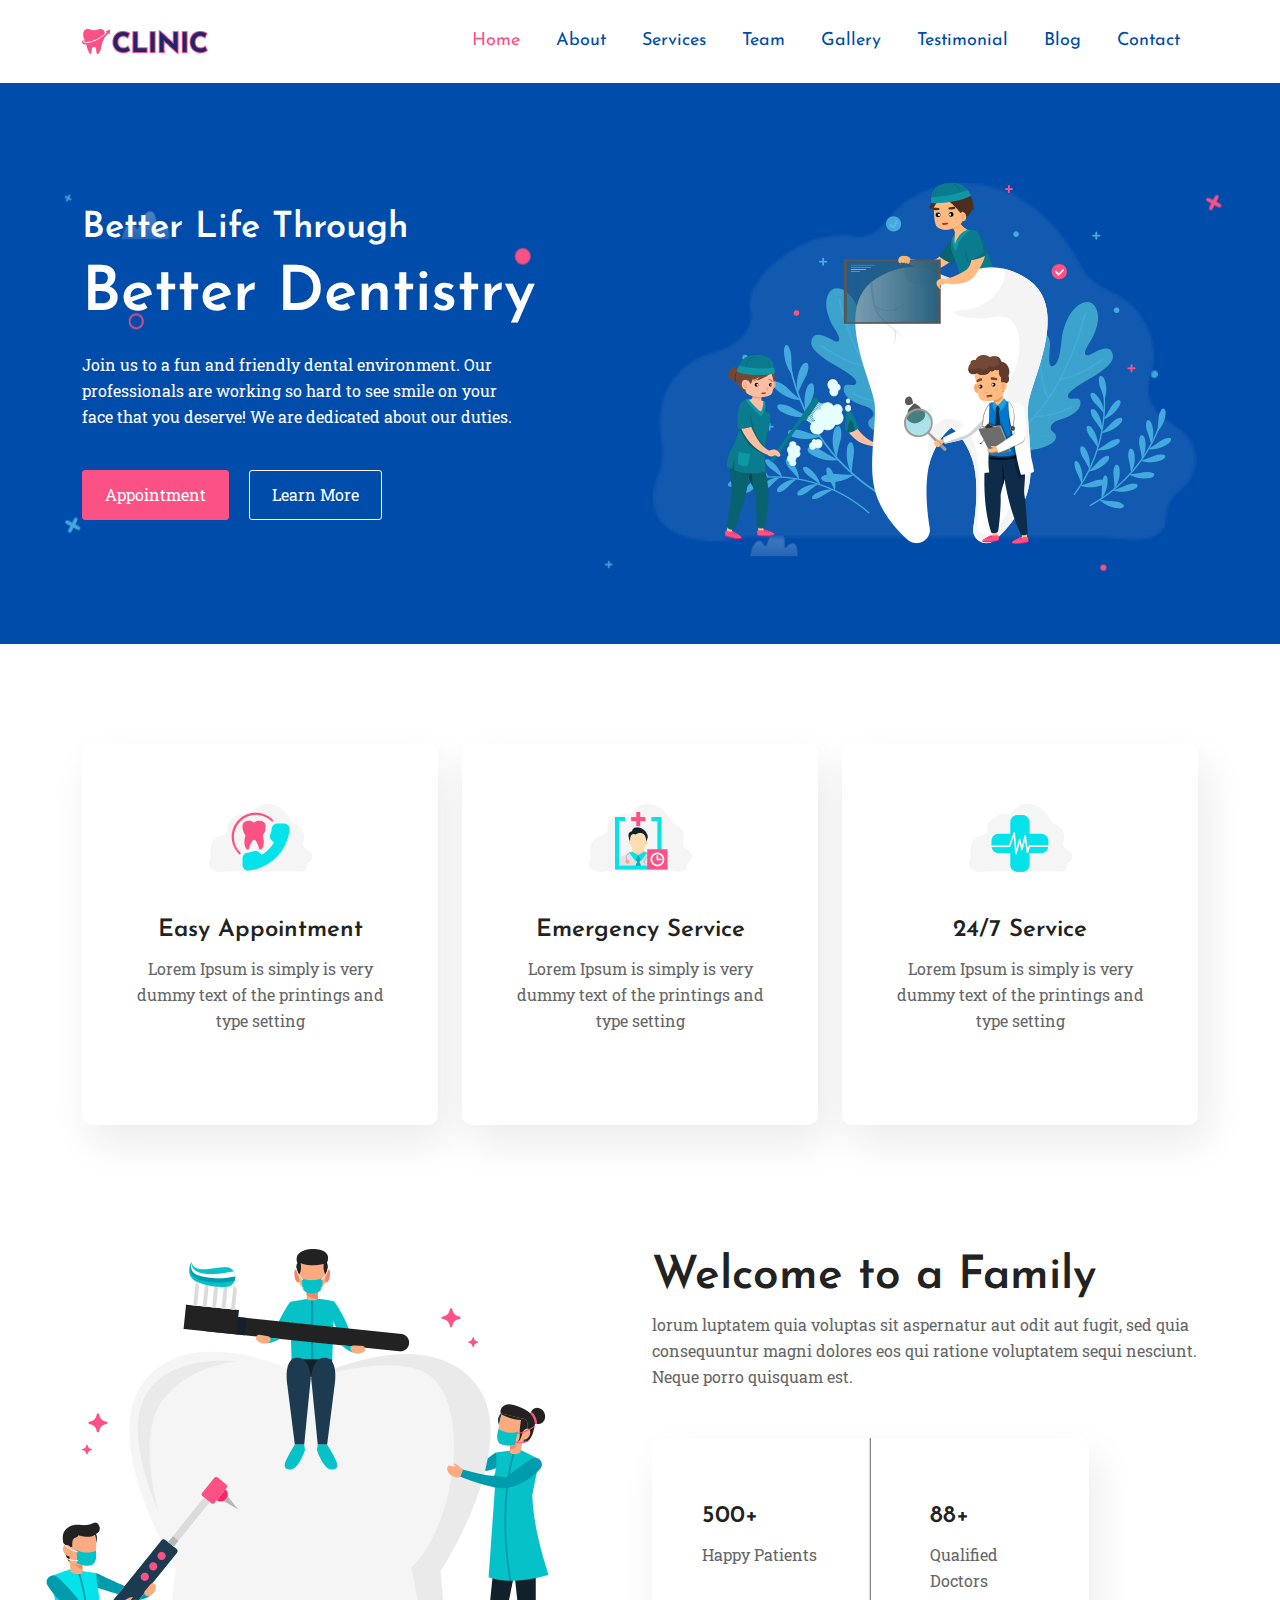
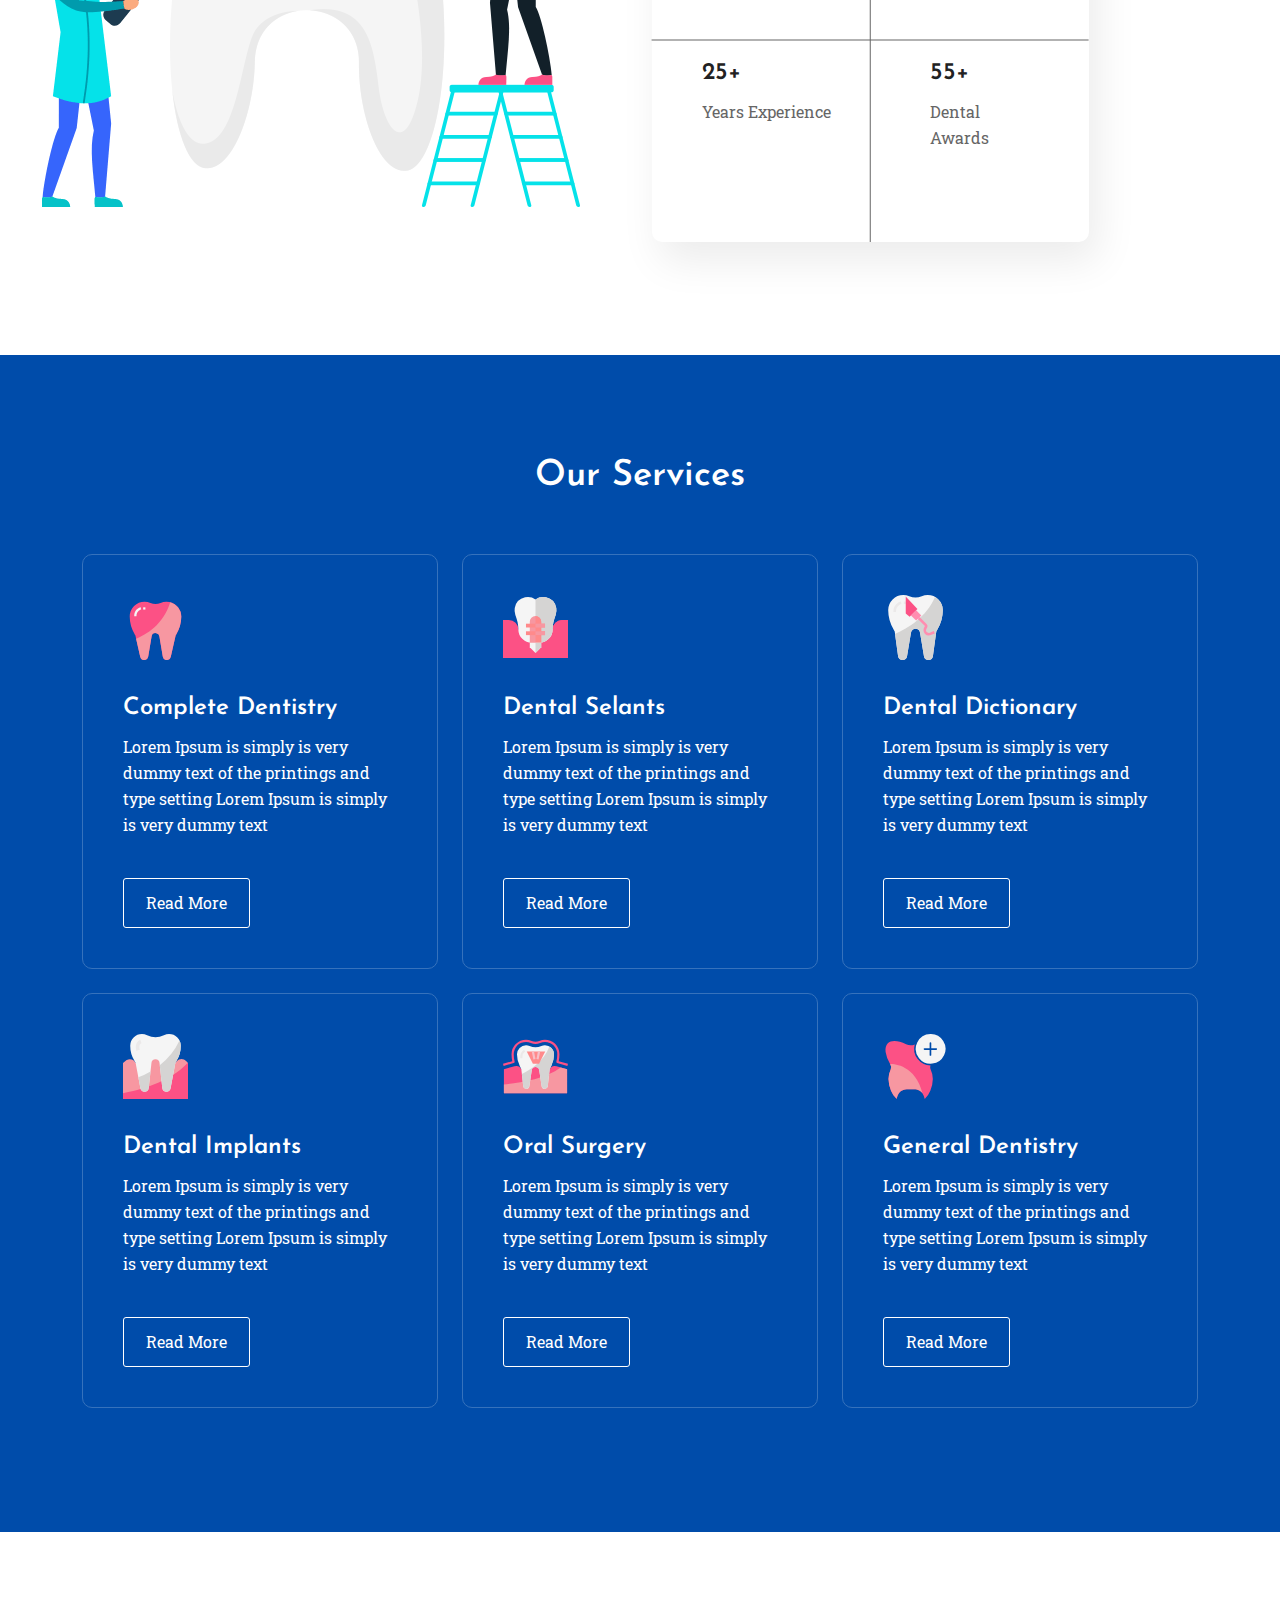
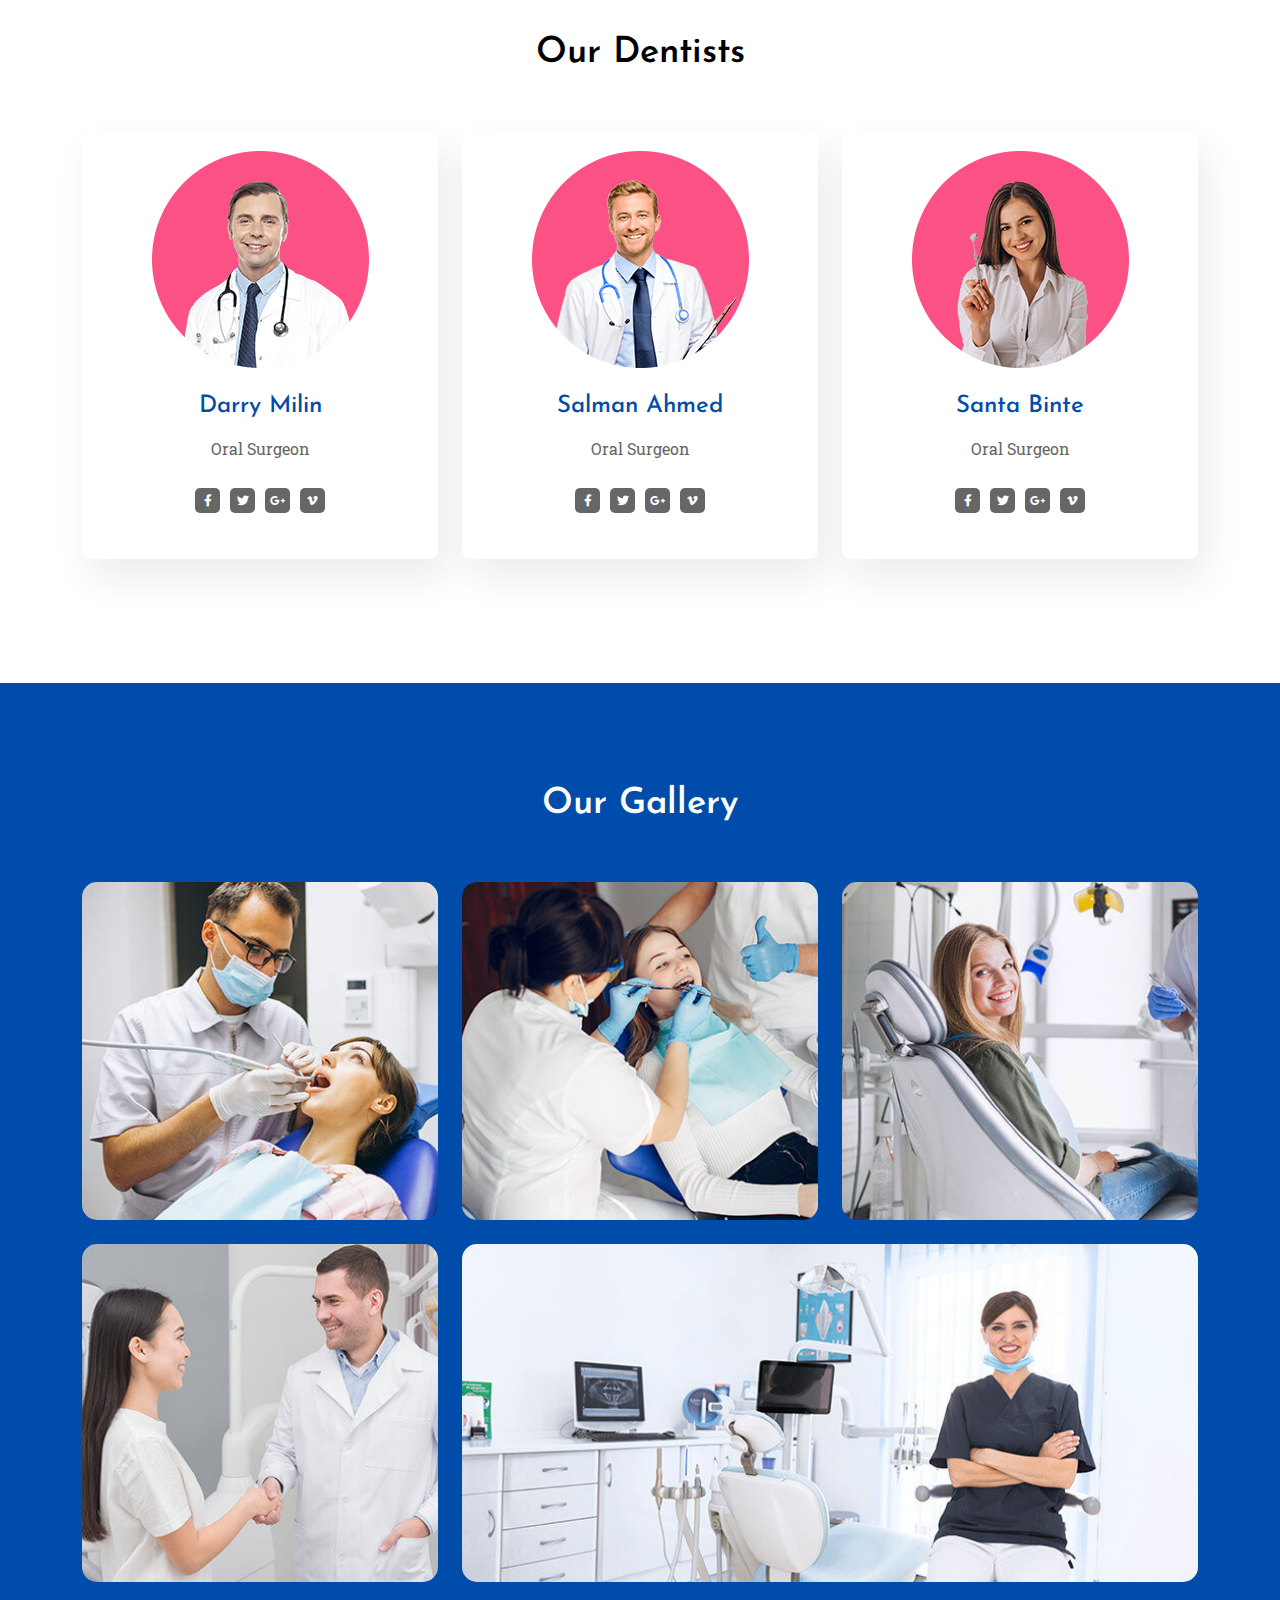
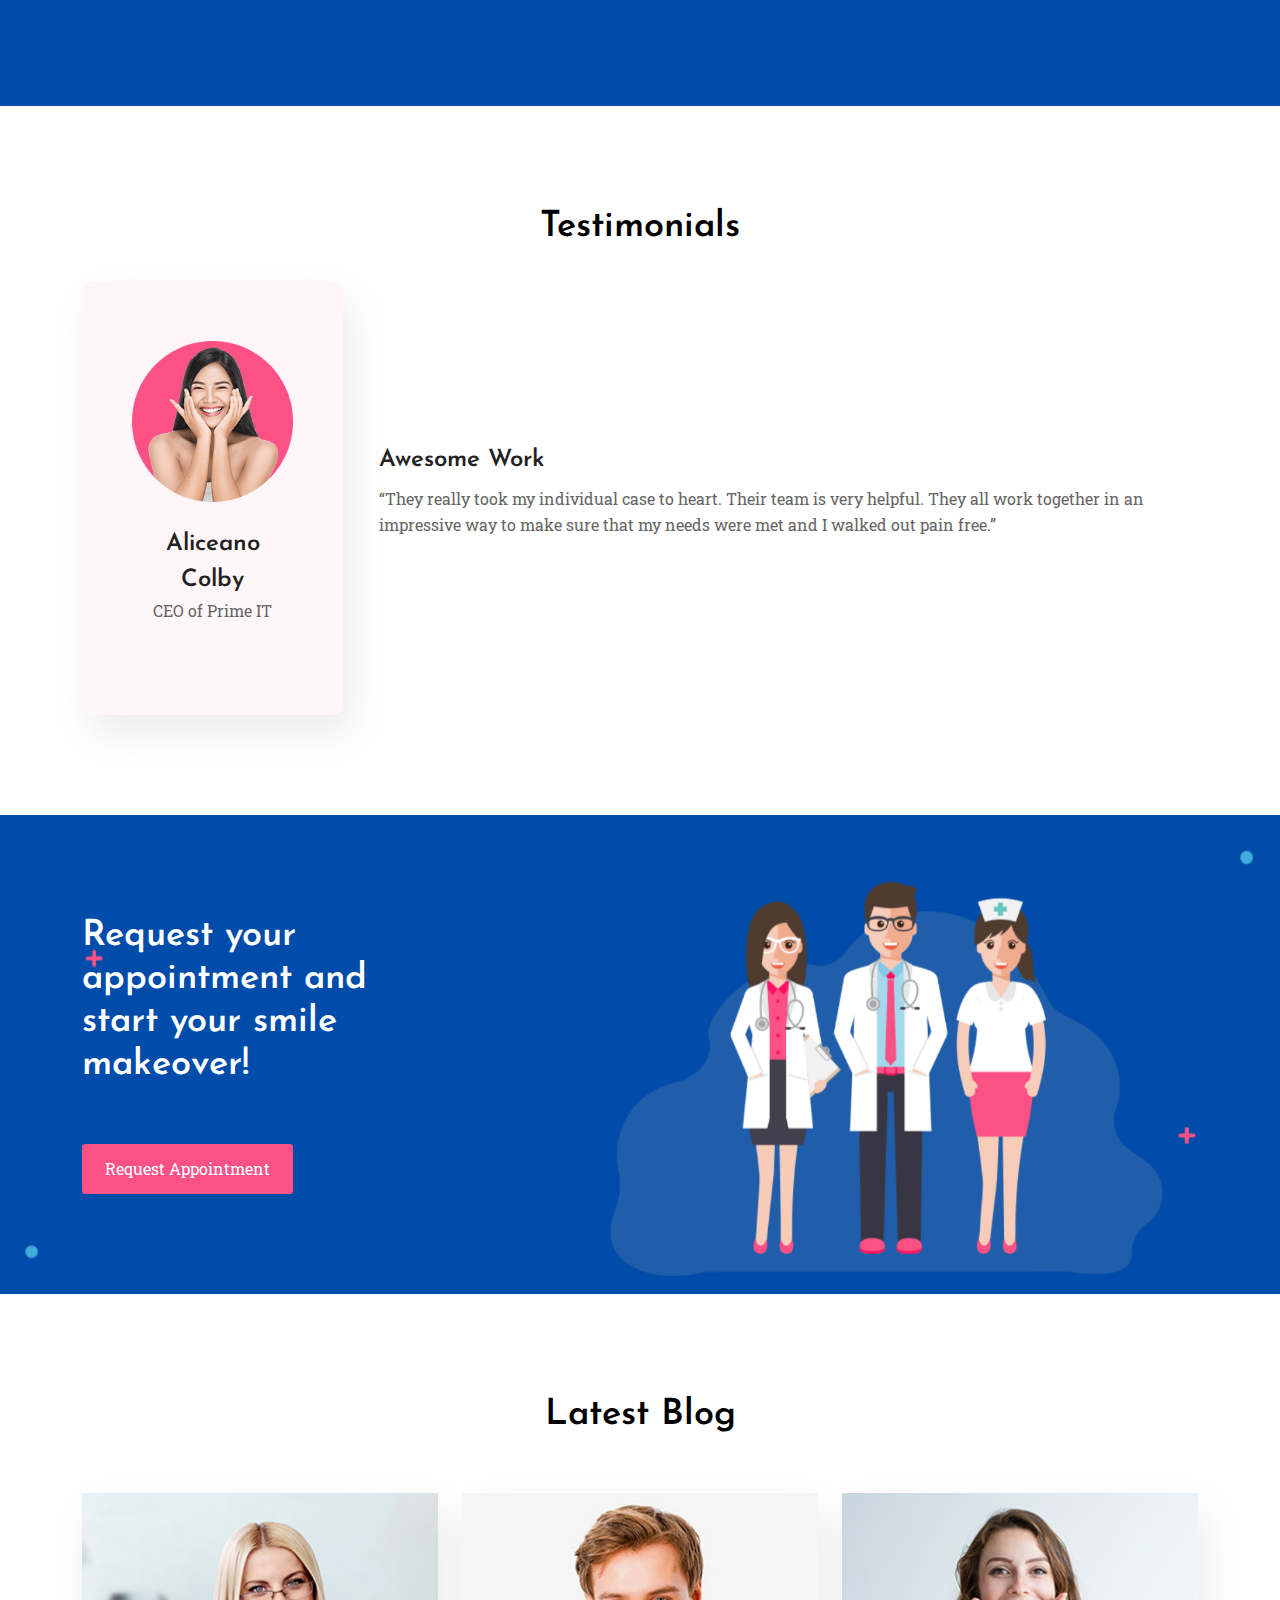
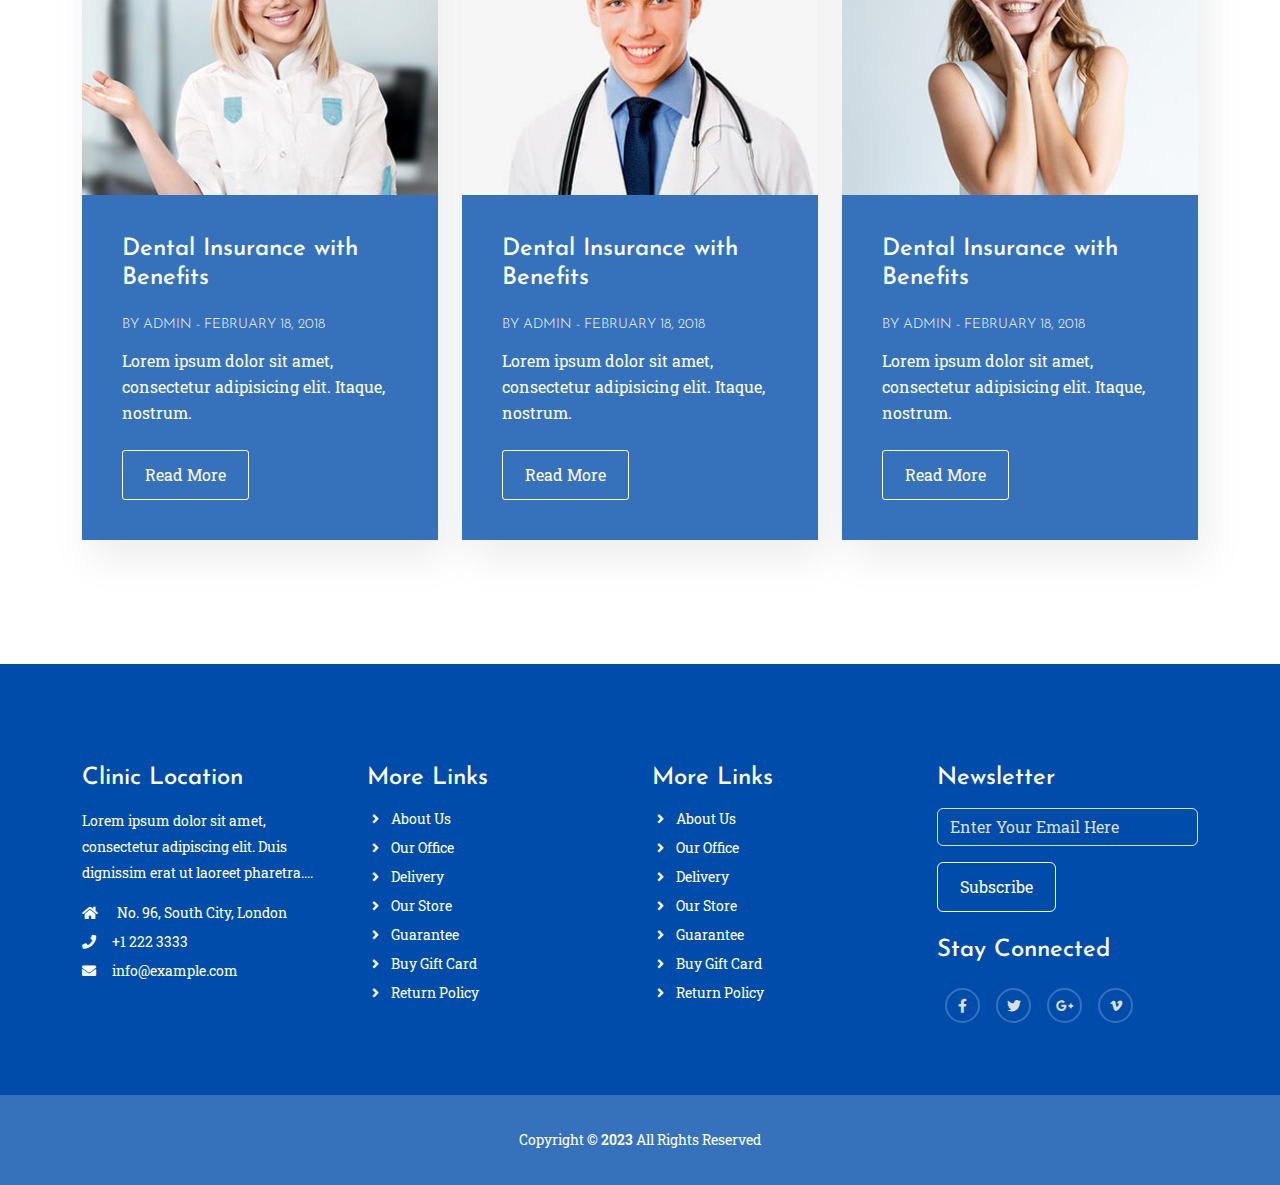
<file: projects/Dental_Clinic/index.html>
<!DOCTYPE html>
<html lang="en">

<head>
    <meta charset="UTF-8">
    <meta name="viewport" content="width=device-width, initial-scale=1.0">
    <title>Doctor Website Design by Code4education</title>

    <!-- FAVICON -->
    <link rel="icon" type="image/png" href="images/favicon.png">

    <!-- Bootstrap 5 CDN Links -->
    <link rel="stylesheet" href="https://cdnjs.cloudflare.com/ajax/libs/twitter-bootstrap/5.1.0/css/bootstrap.min.css">
    <link rel="stylesheet" href="https://cdnjs.cloudflare.com/ajax/libs/font-awesome/5.15.4/css/all.min.css">

    <!-- Custom File's Link -->
    <link rel="stylesheet" href="css/style.css">
    <link rel="stylesheet" href="css/responsive-style.css">

</head>

<body data-bs-spy="scroll" data-bs-target=".navbar" data-bs-offset="100">
    
    <!-- Navbar section --> 
    <header class="header_wrapper">
        <nav class="navbar navbar-expand-lg">
            <div class="container">
              <a class="navbar-brand" href="#">
                  <img decoding="async" src="images/logo.png" class="img-fluid" >
              </a>
              <button class="navbar-toggler" type="button" data-bs-toggle="collapse" data-bs-target="#navbarNav" aria-controls="navbarNav" aria-expanded="false" aria-label="Toggle navigation">
                <!-- <span class="navbar-toggler-icon"></span> -->
                <i class="fas fa-stream navbar-toggler-icon"></i>
              </button>
              <div class="collapse navbar-collapse justify-content-end" id="navbarNav">
                <ul class="navbar-nav  menu-navbar-nav">
                  <li class="nav-item">
                    <a class="nav-link active" aria-current="page" href="#home">Home</a>
                  </li>
                  <li class="nav-item">
                    <a class="nav-link" href="#about">About</a>
                  </li>
                  <li class="nav-item">
                    <a class="nav-link" href="#services">Services</a>
                  </li>
                  <li class="nav-item">
                    <a class="nav-link" href="#team">Team</a>
                  </li>
                  <li class="nav-item">
                    <a class="nav-link" href="#gallery">Gallery</a>
                  </li>
                  <li class="nav-item">
                    <a class="nav-link" href="#testimonial">Testimonial</a>
                  </li>
                  <li class="nav-item">
                    <a class="nav-link" href="#blog">Blog</a>
                  </li>
                  <li class="nav-item mt-3 mt-lg-0">
                    <a class="nav-link" href="#contact">Contact</a>
                  </li>
                </ul>
              </div>
            </div>
          </nav>
    </header>

    <!-- Navbar section exit -->

    <!-- Banner section --> 
    <section id="home" class="home">
        <div class="banner_wrapper wrapper">
            <div class="container">
                <div class="row align-items-center">
                    <div class="col-md-6 order-md-1 order-2">
                        <h3>Better Life Through</h3>
                        <h1>Better Dentistry</h1>
                        <p>Join us to a fun and friendly dental environment. Our professionals are working so hard
                            to see smile on your face that you deserve! We are dedicated about our duties.</p>
                        <a href="#" class="main-btn mt-4 fill-btn">Appointment</a>
                        <a href="#" class="main-btn mt-4 ms-3">Learn More</a>
                    </div>
                    <div class="col-md-6 order-md-2 order-1 mb-md-0 mb-5">
                        <div class="top-right-sec">
                            <div class="animate-img">
                                <img decoding="async" class="aimg1" src="./images/top-banner-img/woman-brush.png">
                                <img decoding="async" class="aimg2" src="./images/top-banner-img/doctor.png">
                            </div>
                            <img decoding="async" class="img-fluid ms-xl-5" src="./images/top-banner-img/top-right-img-1.png">
                        </div>
                    </div>
                </div>
            </div>
        </div>
        <div class="wrapper pb-0">
            <div class="container">
                <div class="row">
                    <div class="col-md-4 col-sm-6 mb-4">
                        <div class="card text-center">
                            <div class="icon-box">
                                <img decoding="async" src="./images/top-banner-img/Appointment-icon.png">
                            </div>
                            <div>
                                <h4>Easy Appointment</h4>
                                <p>Lorem Ipsum is simply is very dummy text of the printings and type setting</p>
                            </div>
                        </div>
                    </div>
                    <div class="col-md-4 col-sm-6 mb-4">
                        <div class="card text-center">
                            <div class="icon-box">
                                <img decoding="async" src="./images/top-banner-img/Emergency-icon.png">
                            </div>
                            <div>
                                <h4>Emergency Service</h4>
                                <p>Lorem Ipsum is simply is very dummy text of the printings and type setting</p>
                            </div>
                        </div>
                    </div>
                    <div class="col-md-4 col-sm-6 mb-4">
                        <div class="card text-center">
                            <div class="icon-box">
                                <img decoding="async" src="./images/top-banner-img/7-Service-icon.png">
                            </div>
                            <div>
                                <h4>24/7 Service</h4>
                                <p>Lorem Ipsum is simply is very dummy text of the printings and type setting</p>
                            </div>
                        </div>
                    </div>
                </div>
            </div>
        </div>
    </section>

    <!-- Banner section exit -->

    <!-- About section --> 
    <section id="about" class="about_wrapper wrapper">
        <div class="container">
            <div class="row">
                <div class="col-md-6 mb-mb-0 mb-5">
                    <div class="position-relative">
                        <img decoding="async" src="./images/about/about-banner1.png" class="img-fluid">
                        <img decoding="async" src="./images/about/about-img2.png" class="about-animate">
                    </div>
                </div>
                <div class="col-md-6 text-center text-md-start">
                    <h2>Welcome to a Family</h2>
                    <p>lorum luptatem quia voluptas sit aspernatur aut odit aut fugit, sed quia consequuntur magni
                        dolores eos qui ratione voluptatem sequi nesciunt. Neque porro quisquam est.</p>
                    <div class="mt-5 card">
                        <div class="about-clinic">
                            <h4>500+</h4>
                            <p>Happy Patients</p>
                        </div>
                        <div class="about-clinic">
                            <h4>88+</h4>
                            <p>Qualified Doctors</p>
                        </div>
                        <div class="about-clinic">
                            <h4>25+</h4>
                            <p>Years Experience</p>
                        </div>
                        <div class="about-clinic">
                            <h4>55+</h4>
                            <p>Dental Awards</p>
                        </div>
                        <span class="line-1"></span>
                        <span class="line-2"></span>
                    </div>
                </div>
            </div>
        </div>
    </section>

    <!-- About section exit -->

    <!-- Services section --> 
    <section id="services" class="services_wrapper wrapper">
        <div class="container">
            <div class="row">
                <div class="col-sm-12 text-center mb-5">
                    <h3>Our Services</h3>
                </div>
            </div>
            <div class="row">
                <div class="col-md-4 col-sm-6 mb-4">
                    <div class="card">
                        <div class="icon-box">
                            <img decoding="async" src="./images/services/1.svg">
                        </div>
                        <div>
                            <h4>Complete Dentistry</h4>
                            <p>Lorem Ipsum is simply is very dummy text of the printings and type setting Lorem Ipsum is
                                simply is very dummy text</p>
                            <a href="#" class="main-btn mt-4">Read More</a>
                        </div>
                    </div>
                </div>
                <div class="col-md-4 col-sm-6 mb-4">
                    <div class="card">
                        <div class="icon-box">
                            <img decoding="async" src="./images/services/2.svg">
                        </div>
                        <div>
                            <h4>Dental Selants</h4>
                            <p>Lorem Ipsum is simply is very dummy text of the printings and type setting Lorem Ipsum is
                                simply is very dummy text</p>
                            <a href="#" class="main-btn mt-4">Read More</a>
                        </div>
                    </div>
                </div>
                <div class="col-md-4 col-sm-6 mb-4">
                    <div class="card">
                        <div class="icon-box">
                            <img decoding="async" src="./images/services/3.svg">
                        </div>
                        <div>
                            <h4>Dental Dictionary</h4>
                            <p>Lorem Ipsum is simply is very dummy text of the printings and type setting Lorem Ipsum is
                                simply is very dummy text</p>
                            <a href="#" class="main-btn mt-4">Read More</a>
                        </div>
                    </div>
                </div>
                <div class="col-md-4 col-sm-6 mb-4">
                    <div class="card">
                        <div class="icon-box">
                            <img decoding="async" src="./images/services/4.svg">
                        </div>
                        <div>
                            <h4>Dental Implants</h4>
                            <p>Lorem Ipsum is simply is very dummy text of the printings and type setting Lorem Ipsum is
                                simply is very dummy text</p>
                            <a href="#" class="main-btn mt-4">Read More</a>
                        </div>
                    </div>
                </div>
                <div class="col-md-4 col-sm-6 mb-4">
                    <div class="card">
                        <div class="icon-box">
                            <img decoding="async" src="./images/services/5.svg">
                        </div>
                        <div>
                            <h4>Oral Surgery</h4>
                            <p>Lorem Ipsum is simply is very dummy text of the printings and type setting Lorem Ipsum is
                                simply is very dummy text</p>
                            <a href="#" class="main-btn mt-4">Read More</a>
                        </div>
                    </div>
                </div>
                <div class="col-md-4 col-sm-6 mb-4">
                    <div class="card">
                        <div class="icon-box">
                            <img decoding="async" src="./images/services/6.svg">
                        </div>
                        <div>
                            <h4>General Dentistry</h4>
                            <p>Lorem Ipsum is simply is very dummy text of the printings and type setting Lorem Ipsum is
                                simply is very dummy text</p>
                            <a href="#" class="main-btn mt-4">Read More</a>
                        </div>
                    </div>
                </div>
            </div>
        </div>
    </section>

    <!-- Services section Exit -->

    <!-- Team section --> 
    <section id="team" class="team_wrapper wrapper">
        <div class="container">
            <div class="row">
                <div class="col-sm-12 text-center mb-5">
                    <h3 class="text-black">Our Dentists</h3>
                </div>
            </div>
            <div class="row">
                <div class="col-md-4 col-sm-6 mb-4">
                    <div class="card rounded-3">
                        <div class="team-img">
                            <img decoding="async" src="./images/team/team1.png" class="img-fluid">
                        </div>
                        <div class="team-info pt-4 text-center">
                            <h5>Darry Milin</h5>
                            <p>Oral Surgeon</p>
                            <ul class="social-network">
                                <li><a href="#"><i class="fab fa-facebook-f"></i></a></li>
                                <li><a href="#"><i class="fab fa-twitter"></i></a></li>
                                <li><a href="#"><i class="fab fa-google-plus-g"></i></a></li>
                                <li><a href="#"><i class="fab fa-vimeo-v"></i></a></li>
                            </ul>
                        </div>

                    </div>
                </div>
                <div class="col-md-4 col-sm-6 mb-4">
                    <div class="card rounded-3">
                        <div class="team-img">
                            <img decoding="async" src="./images/team/team2.png" class="img-fluid">
                        </div>
                        <div class="team-info pt-4 text-center">
                            <h5>Salman Ahmed</h5>
                            <p>Oral Surgeon</p>
                            <ul class="social-network">
                                <li><a href="#"><i class="fab fa-facebook-f"></i></a></li>
                                <li><a href="#"><i class="fab fa-twitter"></i></a></li>
                                <li><a href="#"><i class="fab fa-google-plus-g"></i></a></li>
                                <li><a href="#"><i class="fab fa-vimeo-v"></i></a></li>
                            </ul>
                        </div>

                    </div>
                </div>
                <div class="col-md-4 col-sm-6 mb-4">
                    <div class="card rounded-3">
                        <div class="team-img">
                            <img decoding="async" src="./images/team/team3.png" class="img-fluid">
                        </div>
                        <div class="team-info pt-4 text-center">
                            <h5>Santa Binte</h5>
                            <p>Oral Surgeon</p>
                            <ul class="social-network">
                                <li><a href="#"><i class="fab fa-facebook-f"></i></a></li>
                                <li><a href="#"><i class="fab fa-twitter"></i></a></li>
                                <li><a href="#"><i class="fab fa-google-plus-g"></i></a></li>
                                <li><a href="#"><i class="fab fa-vimeo-v"></i></a></li>
                            </ul>
                        </div>

                    </div>
                </div>
            </div>
        </div>
    </section>

    <!-- Team Section Exit  -->

    <!-- Gallery section --> 
    <section id="gallery" class="gallery_wrapper wrapper">
        <div class="container">
            <div class="row">
                <div class="col-sm-12 text-center mb-5">
                    <h3>Our Gallery</h3>
                </div>
            </div>
            <div class="row">
                <div class="col-md-4 col-sm-6 mb-4">
                    <img decoding="async" src="./images/gallery/1.jpg" class="w-100 h-100">
                </div>
                <div class="col-md-4 col-sm-6 mb-4">
                    <img decoding="async" src="./images/gallery/2.jpg" class="w-100 h-100">
                </div>
                <div class="col-md-4 col-sm-6 mb-4">
                    <img decoding="async" src="./images/gallery/3.jpg" class="w-100 h-100">
                </div>
                <div class="col-md-4 col-sm-6 mb-4">
                    <img decoding="async" src="./images/gallery/5.jpg" class="w-100 h-100">
                </div>
                <div class="col-md-8 col-sm-6 mb-4">
                    <img decoding="async" src="./images/gallery/4.jpg" class="w-100 h-100">
                </div>
            </div>
        </div>
    </section>

    <!-- Gallery Section Exit -->

    <!-- Testimonial section --> 
    <section id="testimonial" class="testimonial_wrapper wrapper">
        <div class="container">
            <div class="row">
                <div class="col-sm-12 text-center mb-4">
                    <h3 class="text-black">Testimonials</h3>
                </div>
            </div>
            <div class="row align-items-center">
                <div class="col-xl-3 col-md-4 col-sm-6">
                    <div class="card text-center">
                        <img decoding="async" src="./images/testimonial/client1.png" class="img-fluid">
                        <h4 class="pt-4 mb-0">Aliceano Colby</h4>
                        <p>CEO of Prime IT</p> 
                    </div>
                </div>
                <div class="col-xl-9 col-md-8 col-sm-6 ps-md-4 pt-sm-0 pt-4">
                    <h4>Awesome Work</h4>
                    <p>“They really took my individual case to heart. Their team is very helpful. They all work
                        together in an impressive way to make sure that my needs were met and I walked out pain
                        free.”</p>
                </div>
            </div>
        </div>
    </section> 
    <!-- Testimonial Section Exit -->

    <!--Appointment section --> 
    <section class="appointment_wrapper wrapper">
        <div class="container">
            <div class="row">
                <div class="col-lg-4 col-md-6 col-sm-8 col-10">
                    <h3>Request your appointment and start your smile makeover!</h3>
                    <a href="#" class="mt-5 main-btn fill-btn">Request Appointment</a>
                </div>
            </div>
        </div>
    </section>

    <!-- Appointment section Exit -->

    <!-- Blog section --> 
    <section id="blog" class="blog_wrapper wrapper">
        <div class="container">
            <div class="row">
                <div class="col-sm-12 text-center mb-5">
                    <h3 class="text-black">Latest Blog</h3>
                </div>
            </div>
            <div class="row">
                <div class="col-md-4 col-sm-6 mb-4">
                    <div class="card p-0 border-0 rounded-0">
                        <img decoding="async" src="./images/blog/1.jpg">
                        <div class="blog-content">
                            <h5 class="text-white mb-4">Dental Insurance with Benefits</h5>
                            <h6 class="text-white">By Admin - February 18, 2018</h6>
                            <p class="mt-2 text-white">Lorem ipsum dolor sit amet, consectetur adipisicing elit. Itaque,
                                nostrum.
                            </p>
                            <a href="#" class="main-btn mt-2">Read More</a>

                        </div>
                    </div>
                </div>
                <div class="col-md-4 col-sm-6 mb-4">
                    <div class="card p-0 border-0 rounded-0">
                        <img decoding="async" src="./images/blog/2.jpg">
                        <div class="blog-content">
                            <h5 class="text-white mb-4">Dental Insurance with Benefits</h5>
                            <h6 class="text-white">By Admin - February 18, 2018</h6>
                            <p class="mt-2 text-white">Lorem ipsum dolor sit amet, consectetur adipisicing elit. Itaque,
                                nostrum.
                            </p>
                            <a href="#" class="main-btn mt-2">Read More</a>

                        </div>
                    </div>
                </div>
                <div class="col-md-4 col-sm-6 mb-4">
                    <div class="card p-0 border-0 rounded-0">
                        <img decoding="async" src="./images/blog/3.jpg">
                        <div class="blog-content">
                            <h5 class="text-white mb-4">Dental Insurance with Benefits</h5>
                            <h6 class="text-white">By Admin - February 18, 2018</h6>
                            <p class="mt-2 text-white">Lorem ipsum dolor sit amet, consectetur adipisicing elit. Itaque,
                                nostrum.
                            </p>
                            <a href="#" class="main-btn mt-2">Read More</a>

                        </div>
                    </div>
                </div>
            </div>
        </div>
    </section>

    <!-- Blog Section Exit  -->

    <!-- Footer section --> 
    <section id="contact" class="footer_wrapper wrapper">
        <div class="container pb-3">
            <div class="row">
                <div class="col-lg-3 col-md-6 mb-4">
                    <h5>Clinic Location</h5>
                    <p class="ps-0">Lorem ipsum dolor sit amet, consectetur adipiscing elit. Duis dignissim erat ut
                        laoreet
                        pharetra....</p>
                    <div class="contact-info">
                        <ul class="list-unstyled p-0">
                            <li><a href="#"><i class="fa fa-home me-3"></i> No. 96, South City, London</a></li>
                            <li><a href="#"><i class="fa fa-phone me-3"></i>+1 222 3333</a></li>
                            <li><a href="#"><i class="fa fa-envelope me-3"></i>info@example.com</a></li>
                        </ul>
                    </div>
                </div>
                <div class="col-lg-3 col-md-6 mb-4">
                    <h5>More Links</h5>
                    <ul class="link-widget p-0">
                        <li><a href="#">About Us</a></li>
                        <li><a href="#">Our Office</a></li>
                        <li><a href="#">Delivery</a></li>
                        <li><a href="#">Our Store</a></li>
                        <li><a href="#">Guarantee</a></li>
                        <li><a href="#">Buy Gift Card</a></li>
                        <li><a href="#">Return Policy</a></li>
                    </ul>
                </div>
                <div class="col-lg-3 col-md-6 mb-4">
                    <h5>More Links</h5>
                    <ul class="link-widget p-0">
                        <li><a href="#">About Us</a></li>
                        <li><a href="#">Our Office</a></li>
                        <li><a href="#">Delivery</a></li>
                        <li><a href="#">Our Store</a></li>
                        <li><a href="#">Guarantee</a></li>
                        <li><a href="#">Buy Gift Card</a></li>
                        <li><a href="#">Return Policy</a></li>
                    </ul>
                </div>

                <div class="col-lg-3 col-md-6 mb-4">
                    <h5>Newsletter</h5>
                    <div class="form-group mb-4">
                        <input type="email" class="form-control bg-transparent" placeholder="Enter Your Email Here">
                        <button type="submit" class="main-btn rounded-2 mt-3 border-white text-white">Subscribe</button>
                    </div>
                    <h5>Stay Connected</h5>
                    <ul class="social-network d-flex align-items-center p-0 ">
                        <li><a href="#"><i class="fab fa-facebook-f"></i></a></li>
                        <li><a href="#"><i class="fab fa-twitter"></i></a></li>
                        <li><a href="#"><i class="fab fa-google-plus-g"></i></a></li>
                        <li><a href="#"><i class="fab fa-vimeo-v"></i></a></li>
                    </ul>
                </div>



            </div>
        </div>
        <div class="container-fluid copyright-section">
            <p class="p-0">Copyright <a href="#">© 2023</a> All Rights Reserved</p>
        </div>
    </section>

    <!-- Footer section exit -->

    <!-- Bootstrap 5 JS CDN Links -->
    <script src="https://cdnjs.cloudflare.com/ajax/libs/popper.js/2.9.2/umd/popper.min.js"></script>
    <script src="https://cdnjs.cloudflare.com/ajax/libs/twitter-bootstrap/5.1.0/js/bootstrap.min.js"></script>

    <!-- Custom Js Link -->
    <script src="js/main.js"></script>
</body>

</html>
</file>
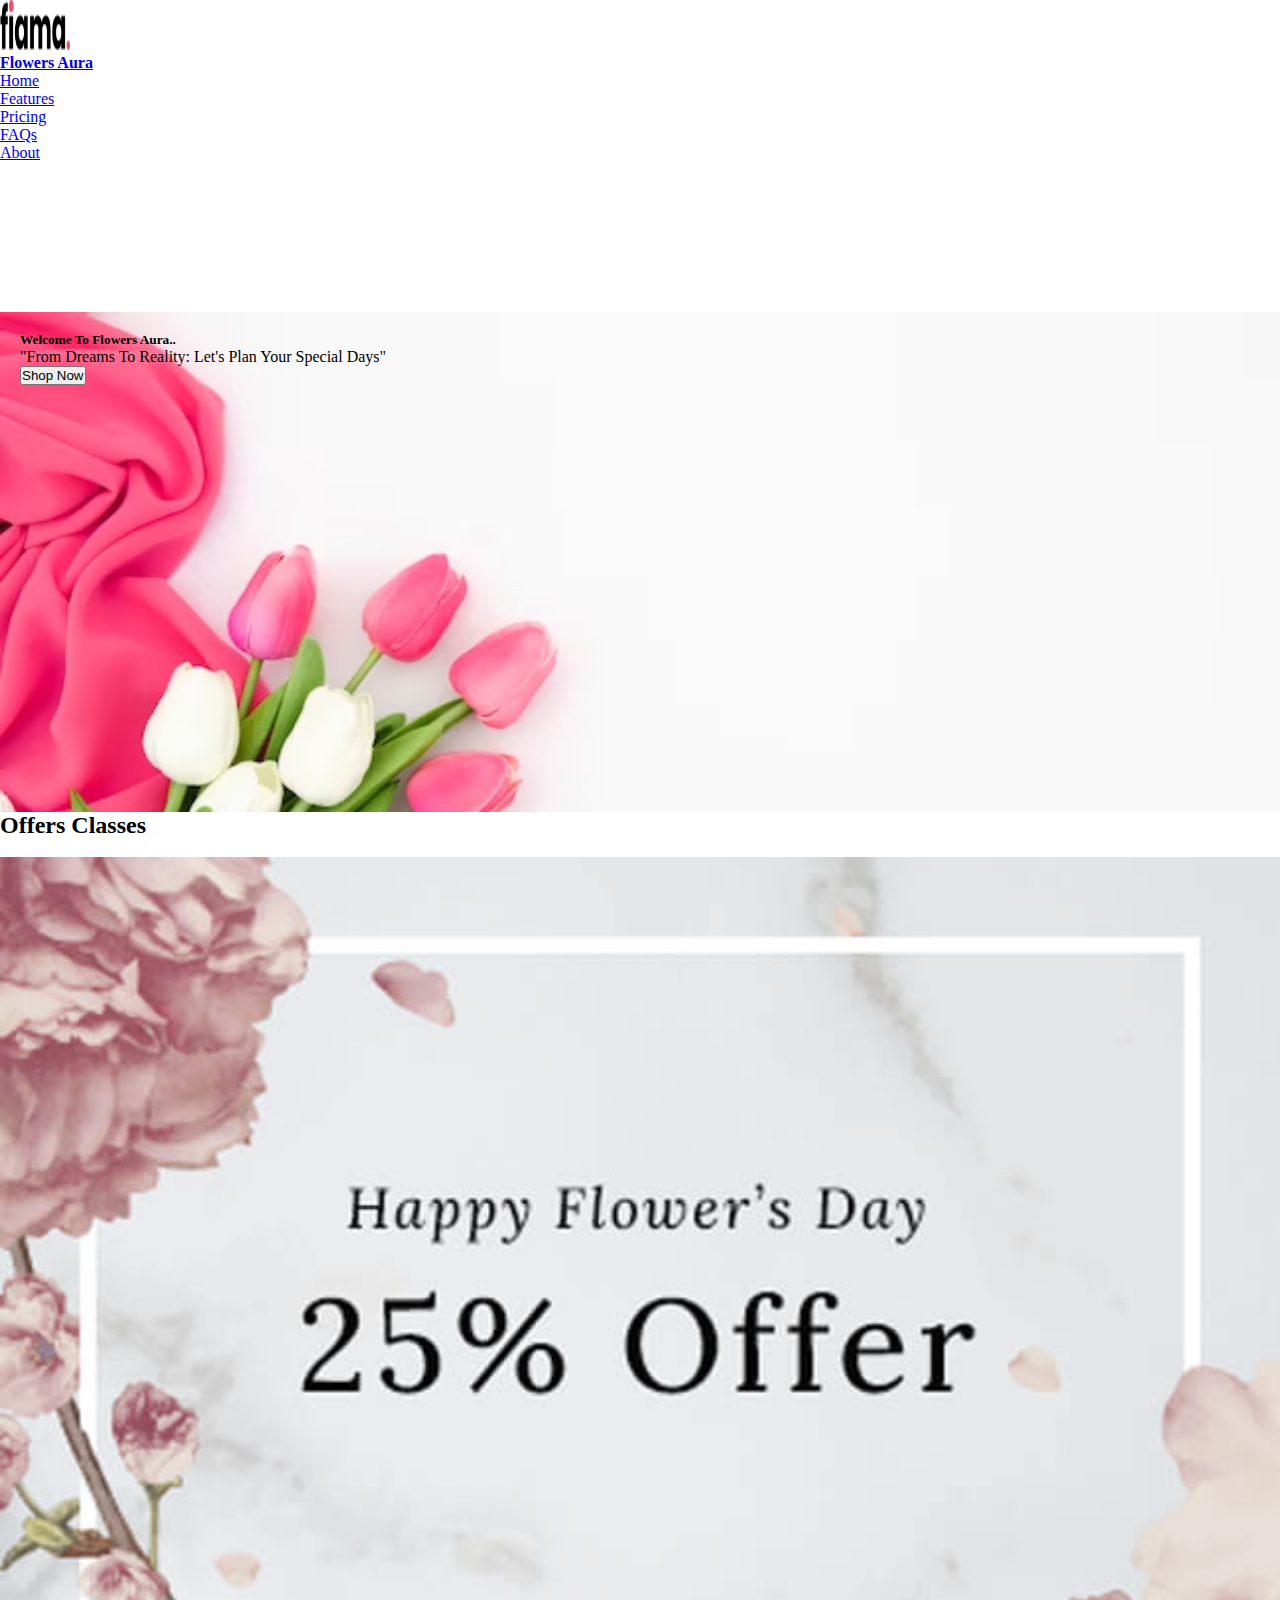
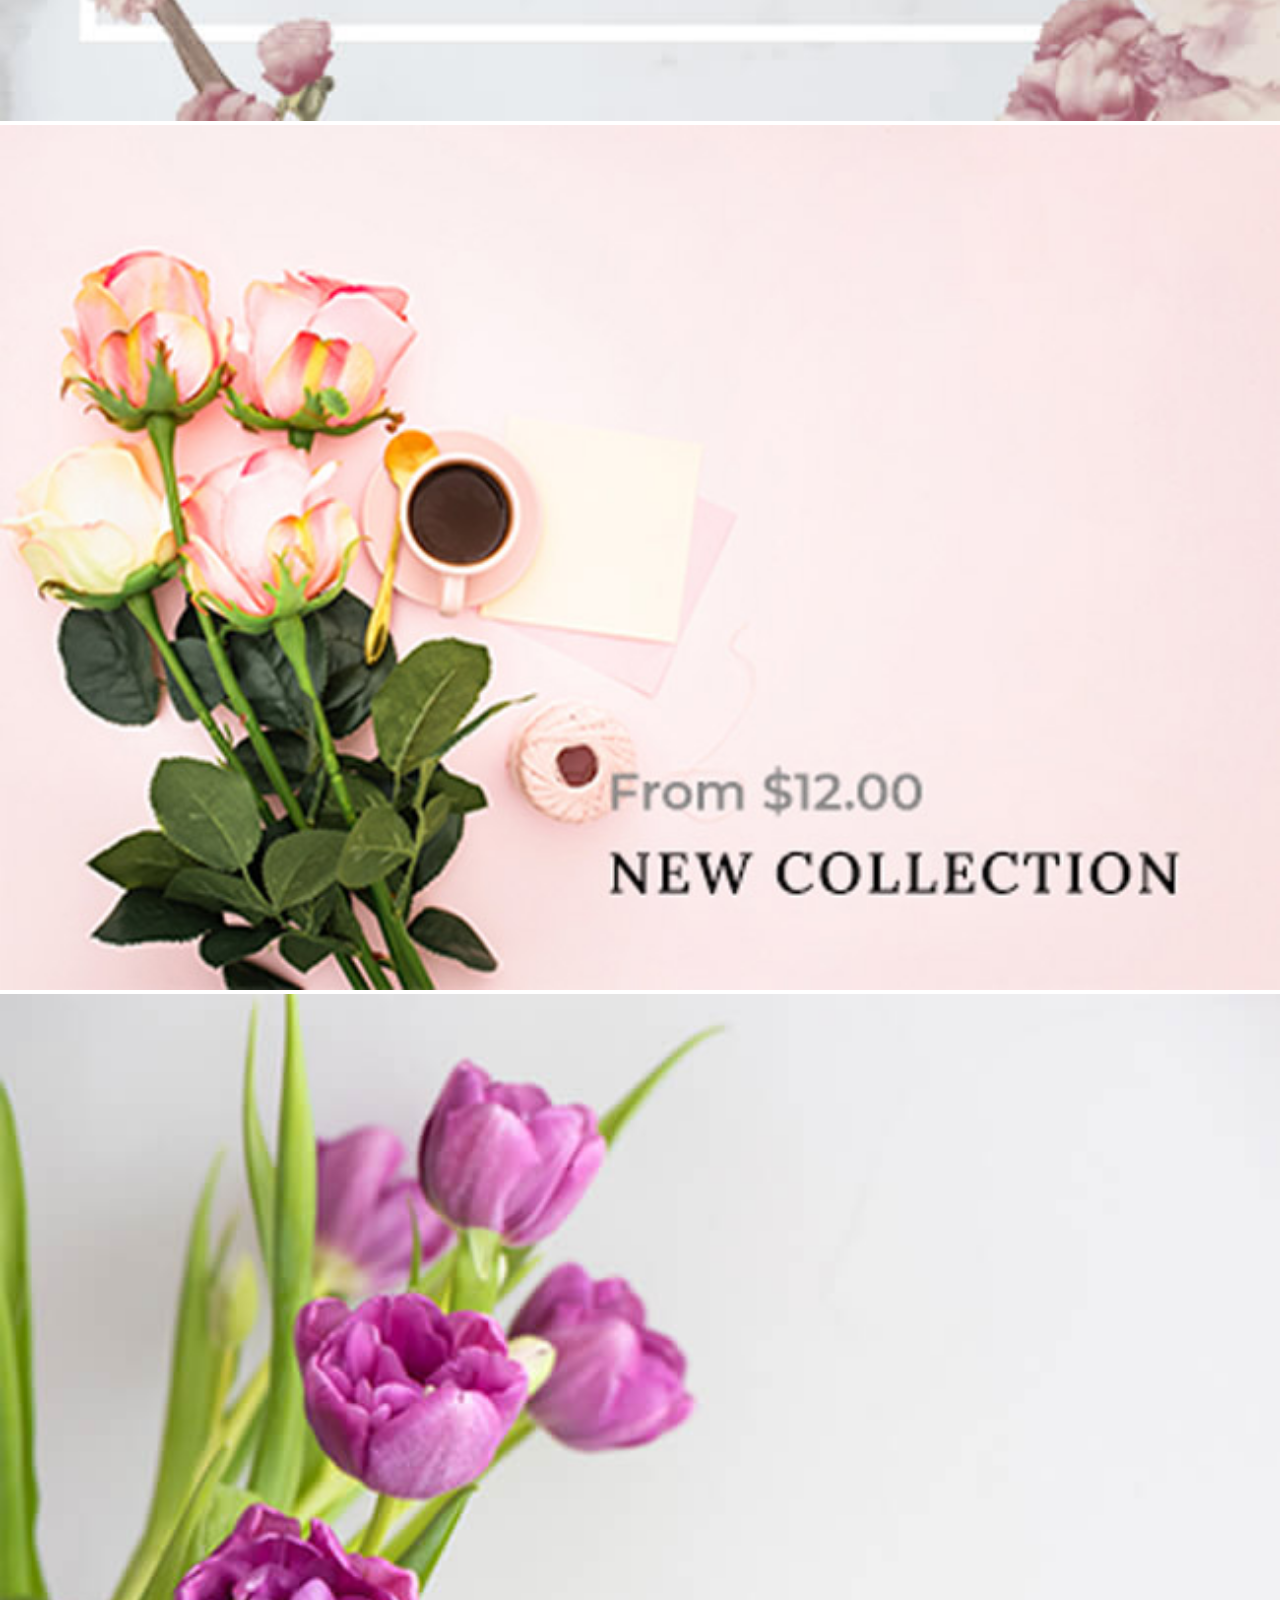
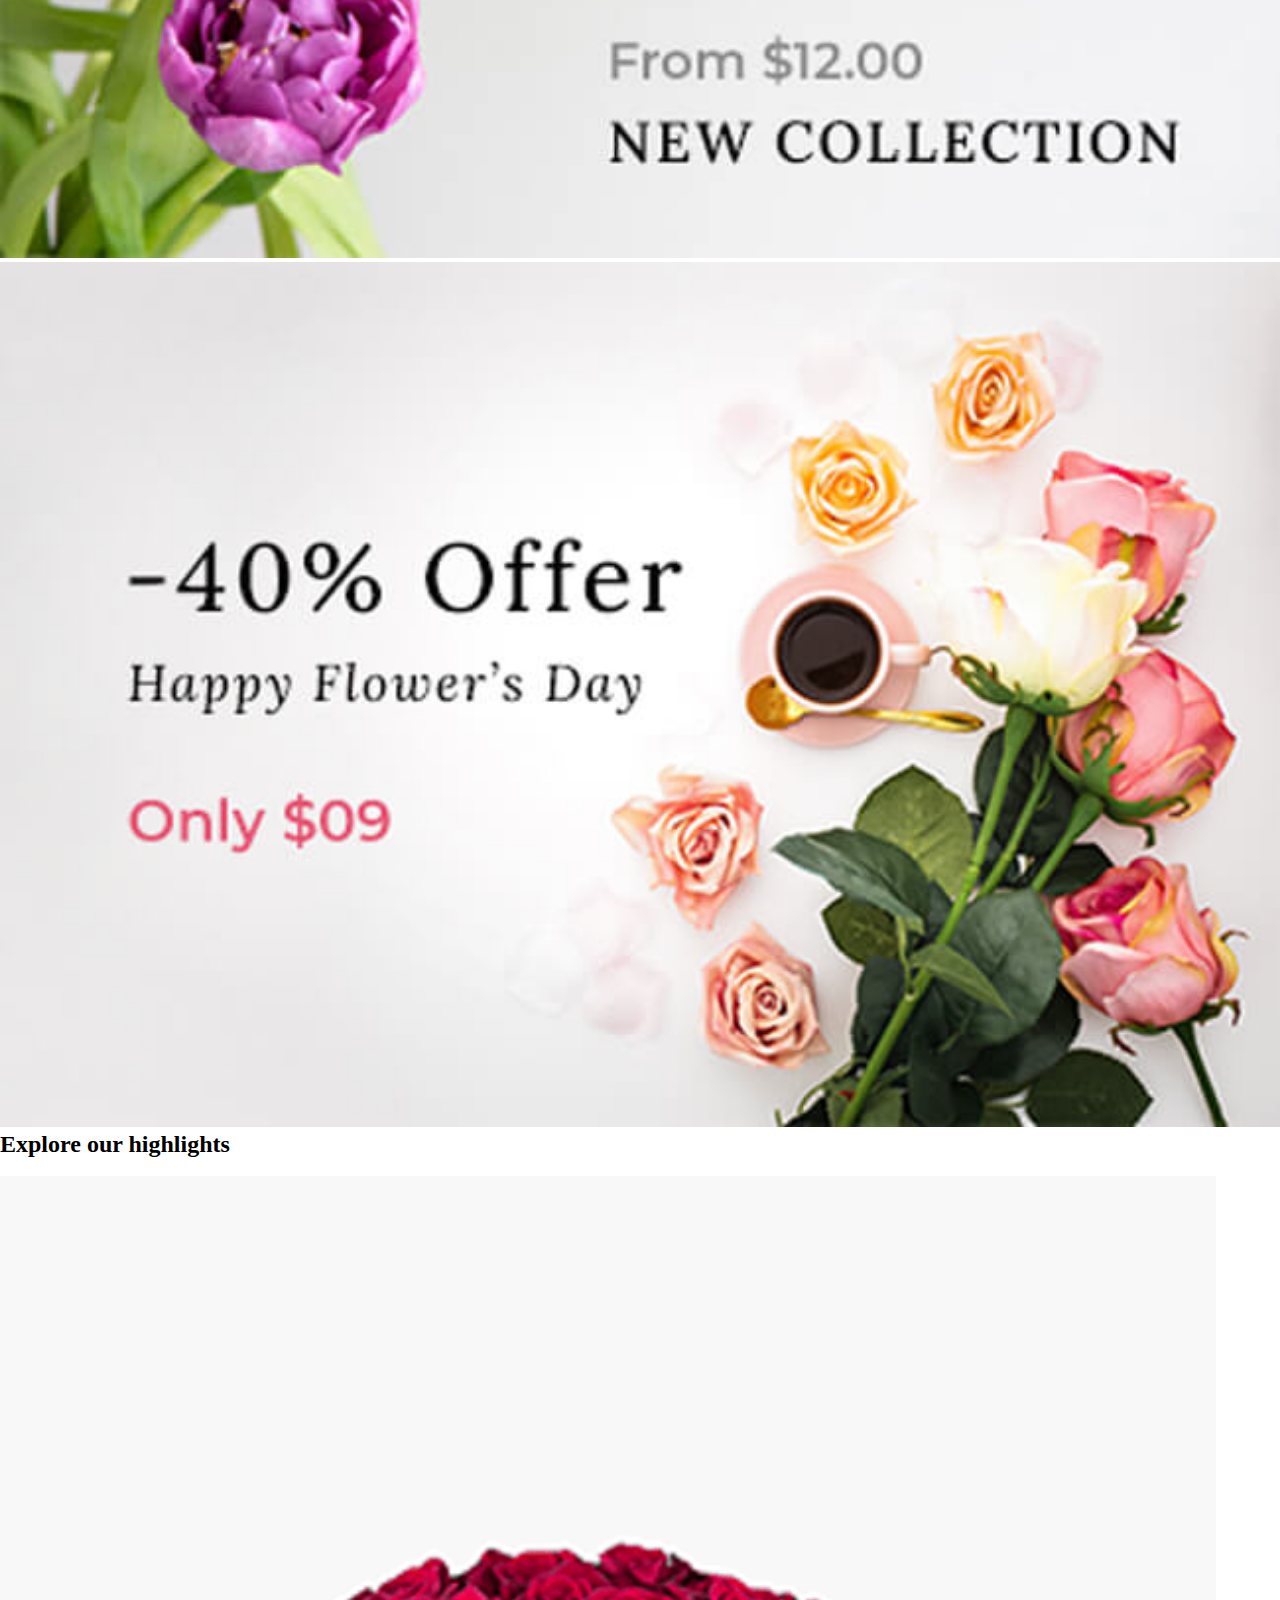
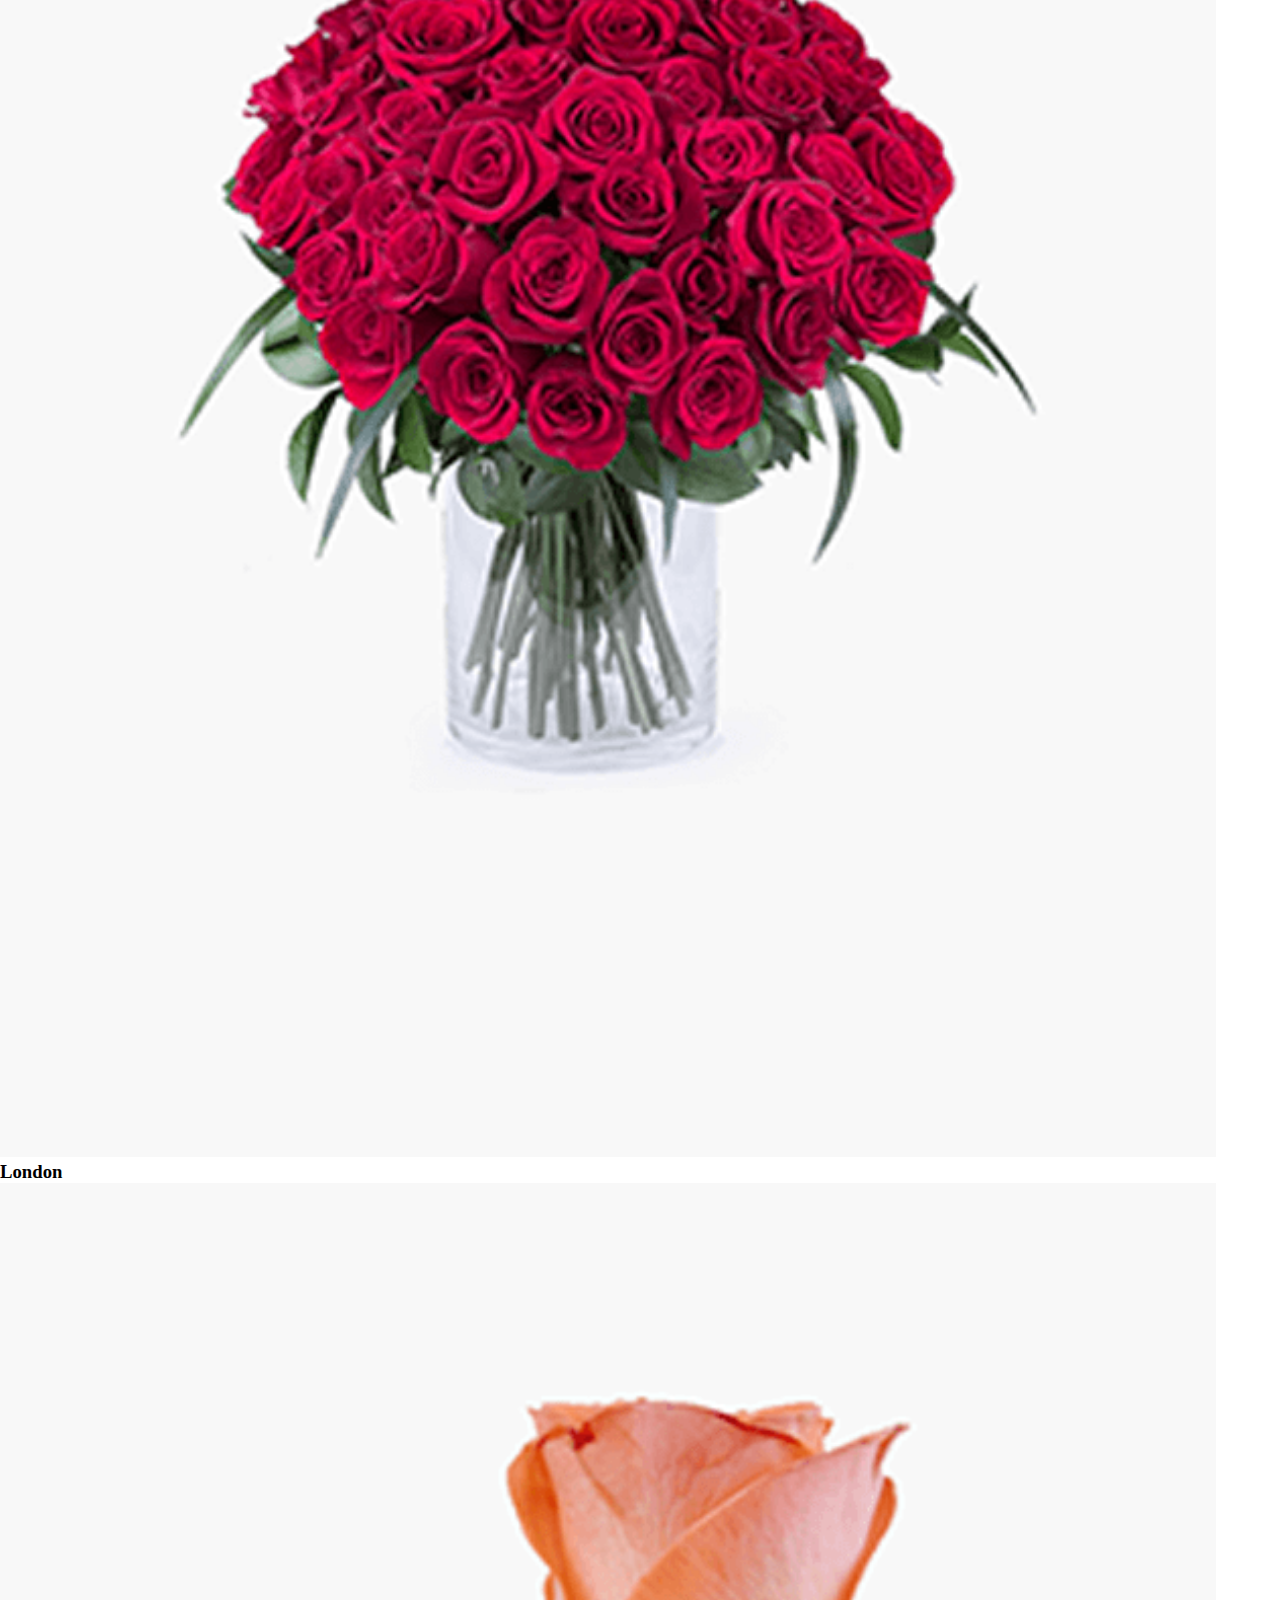
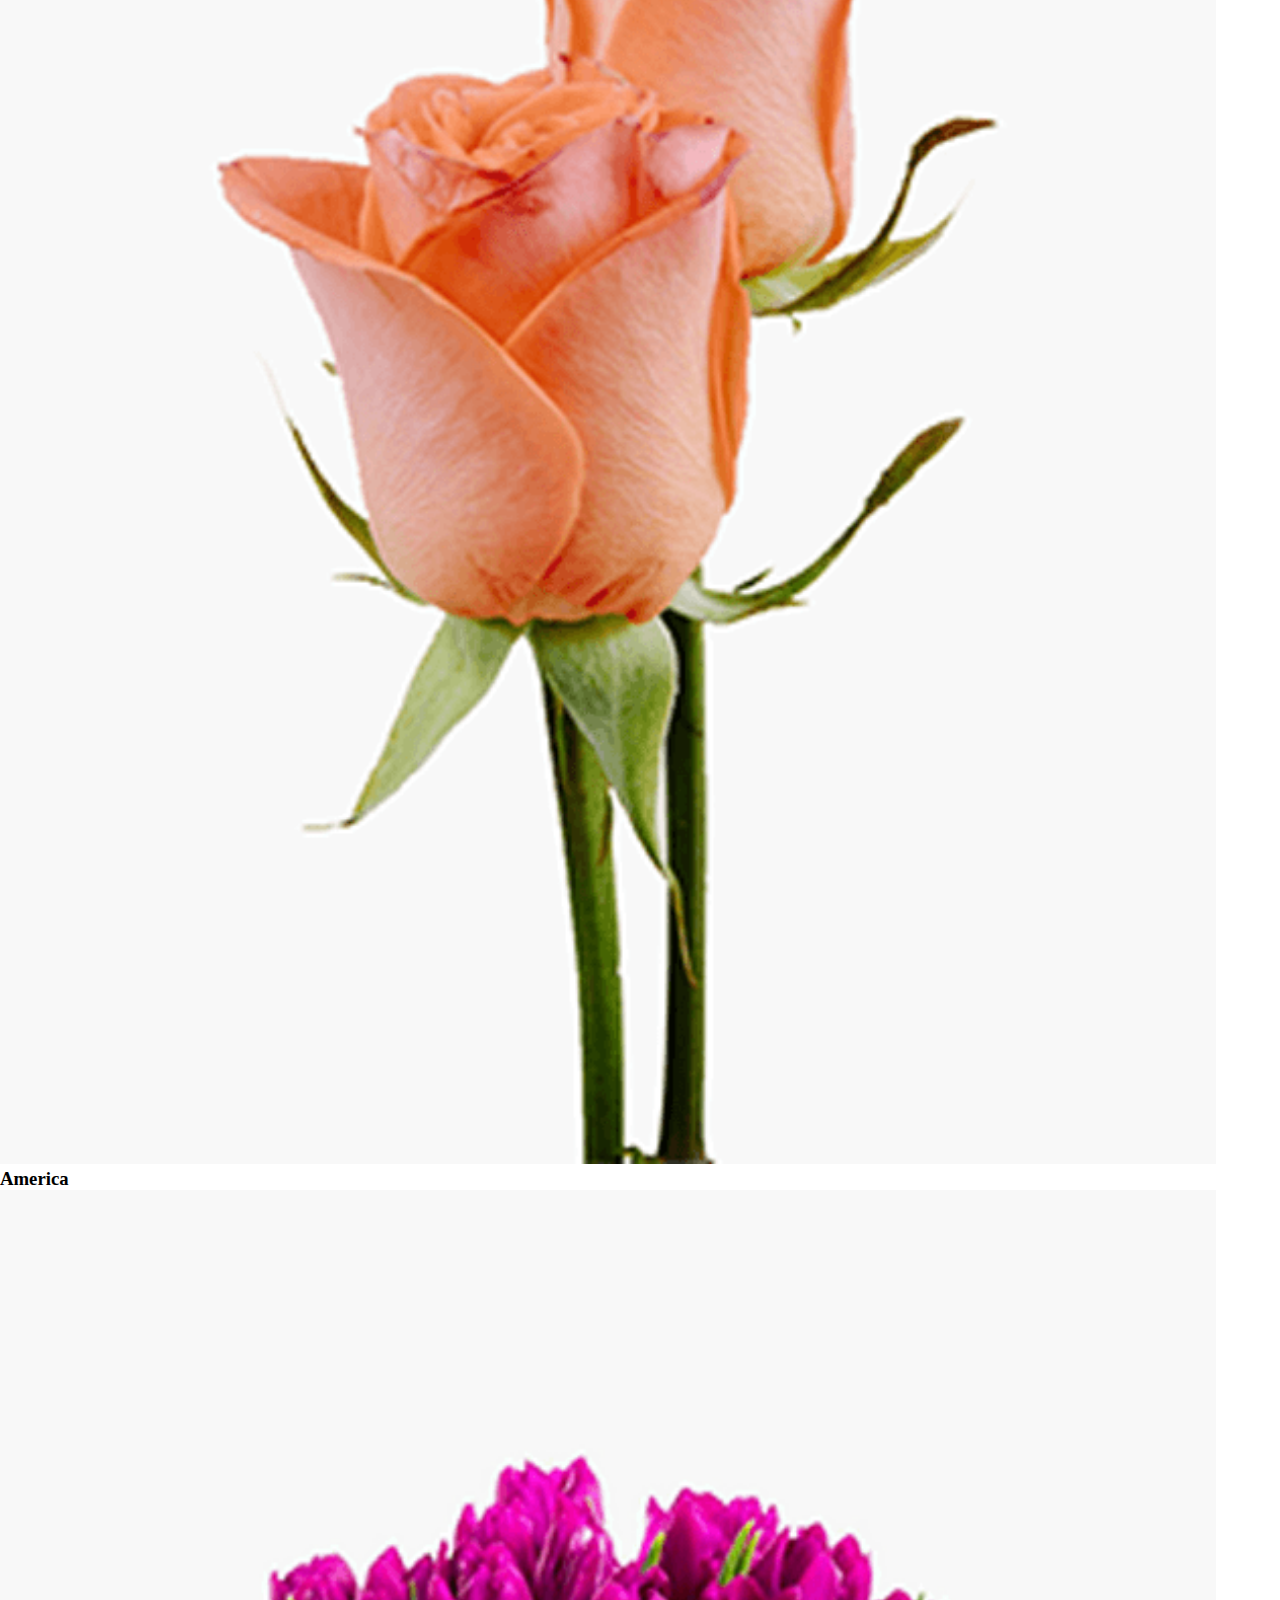
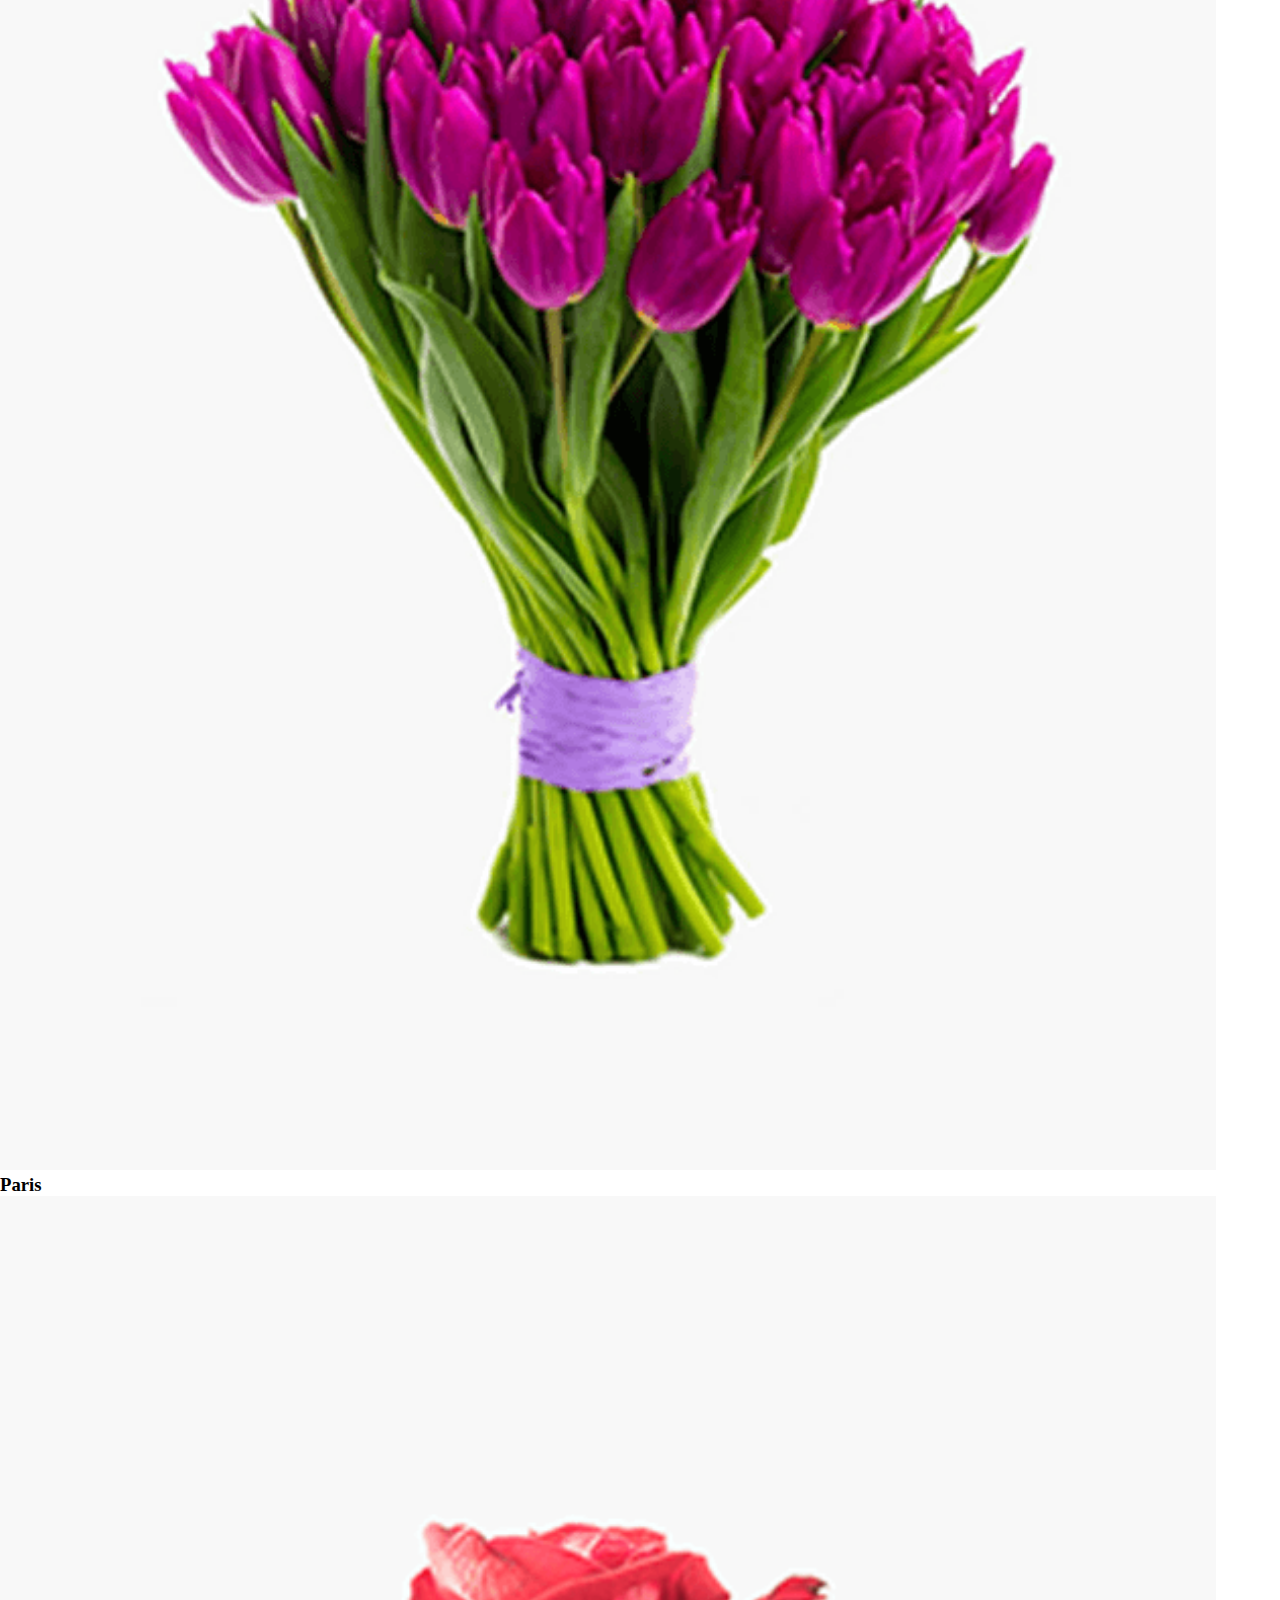
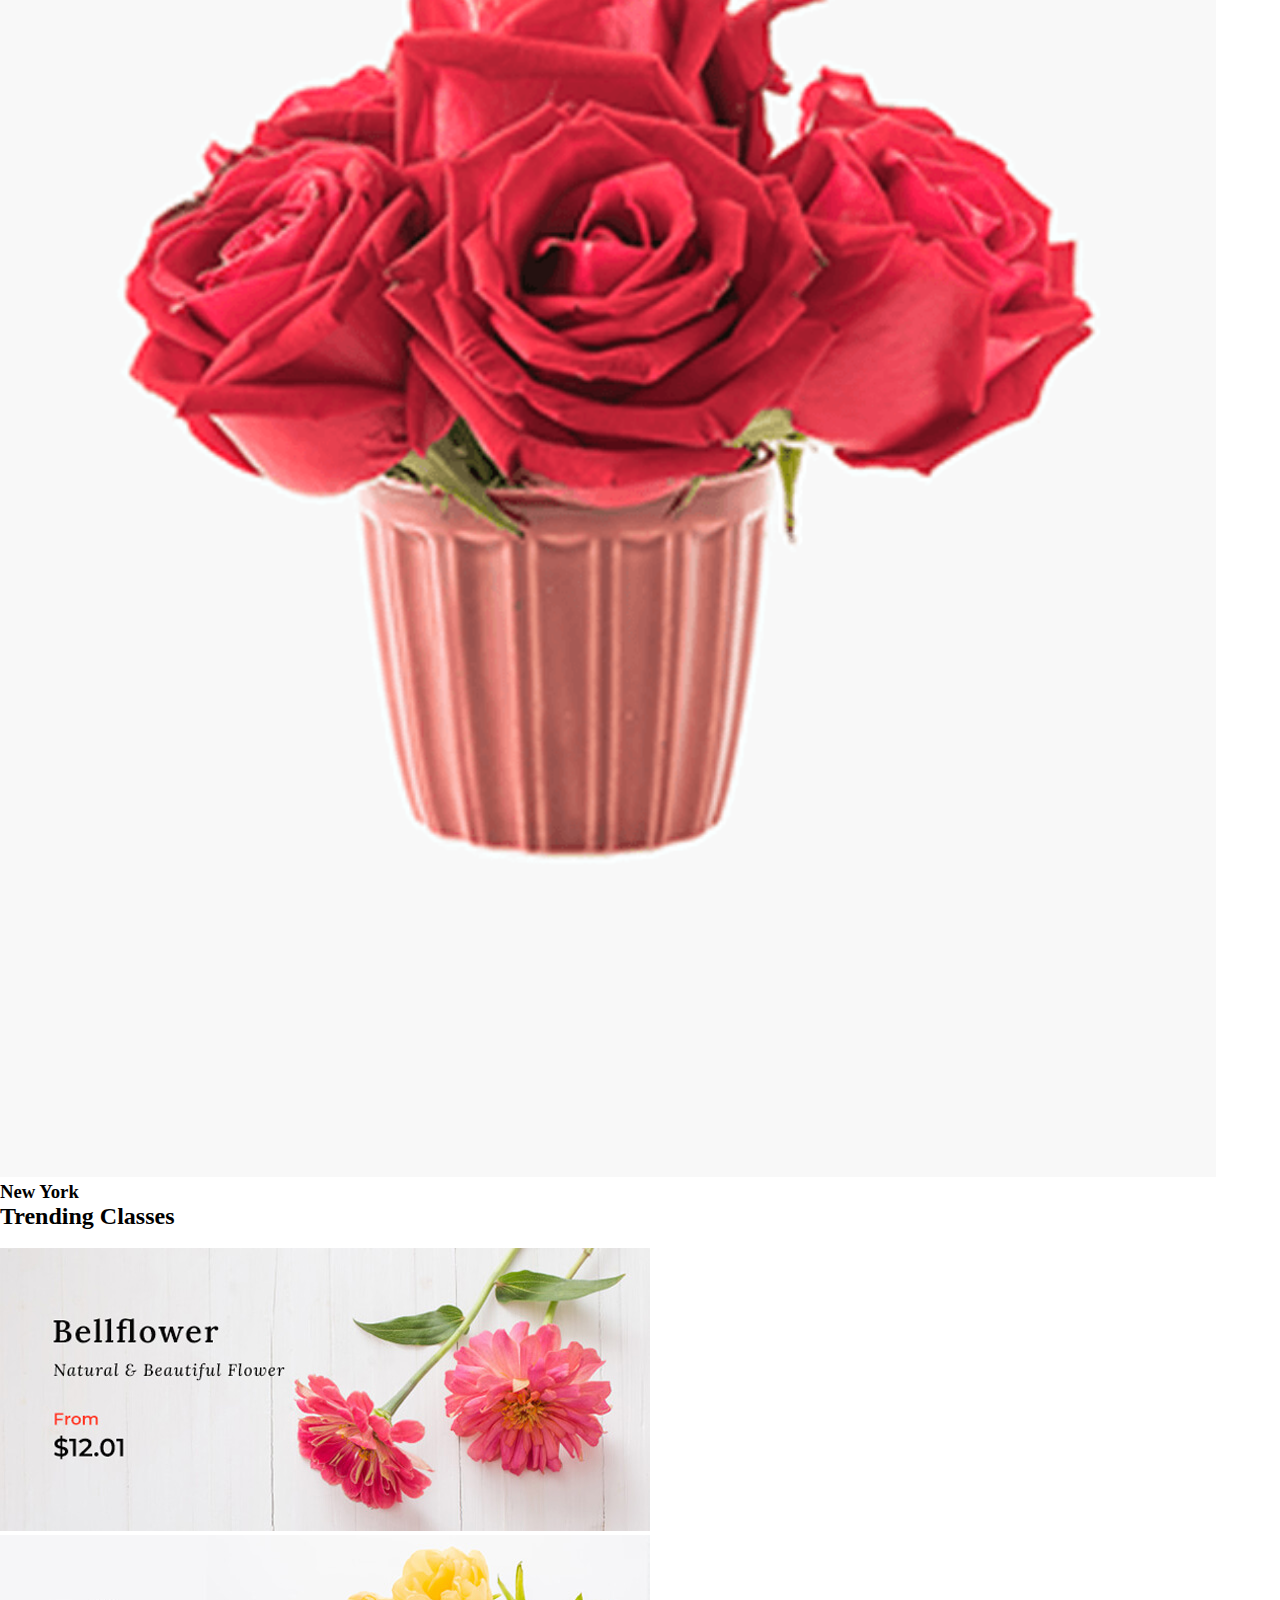
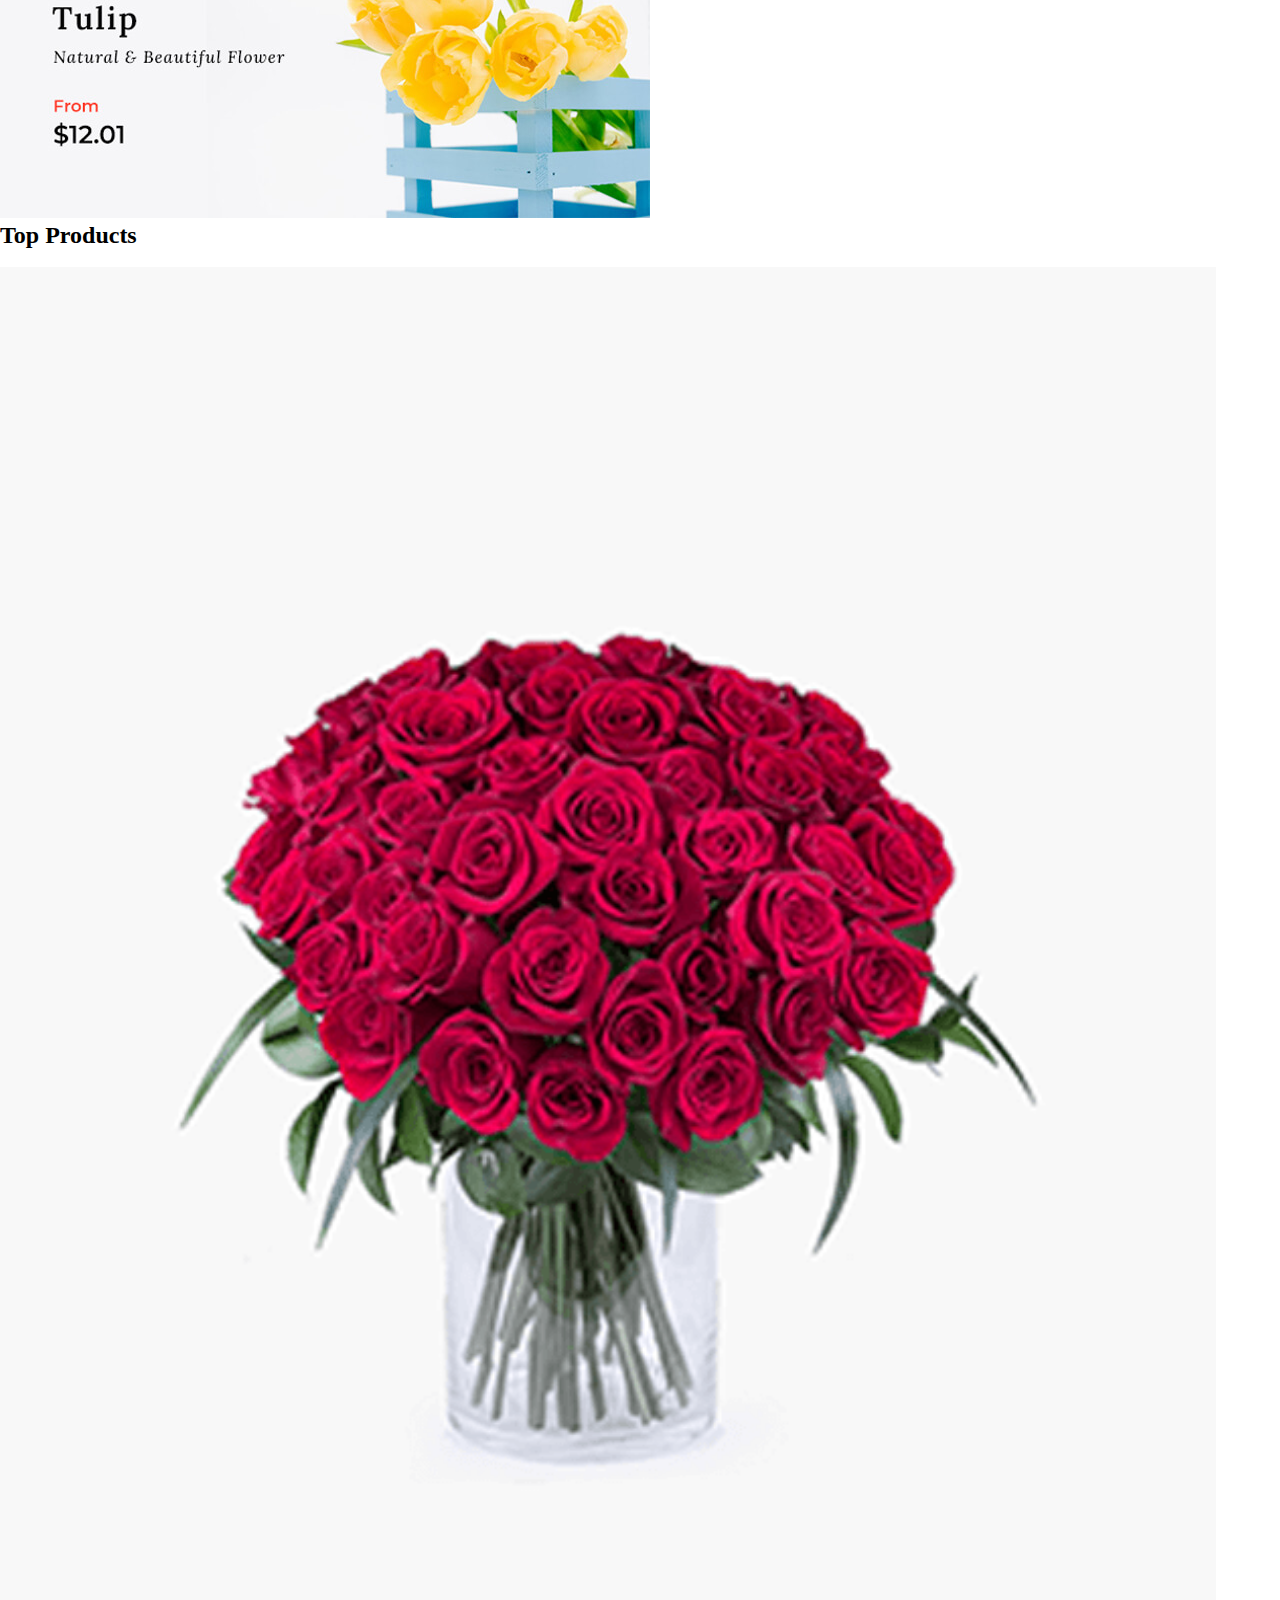
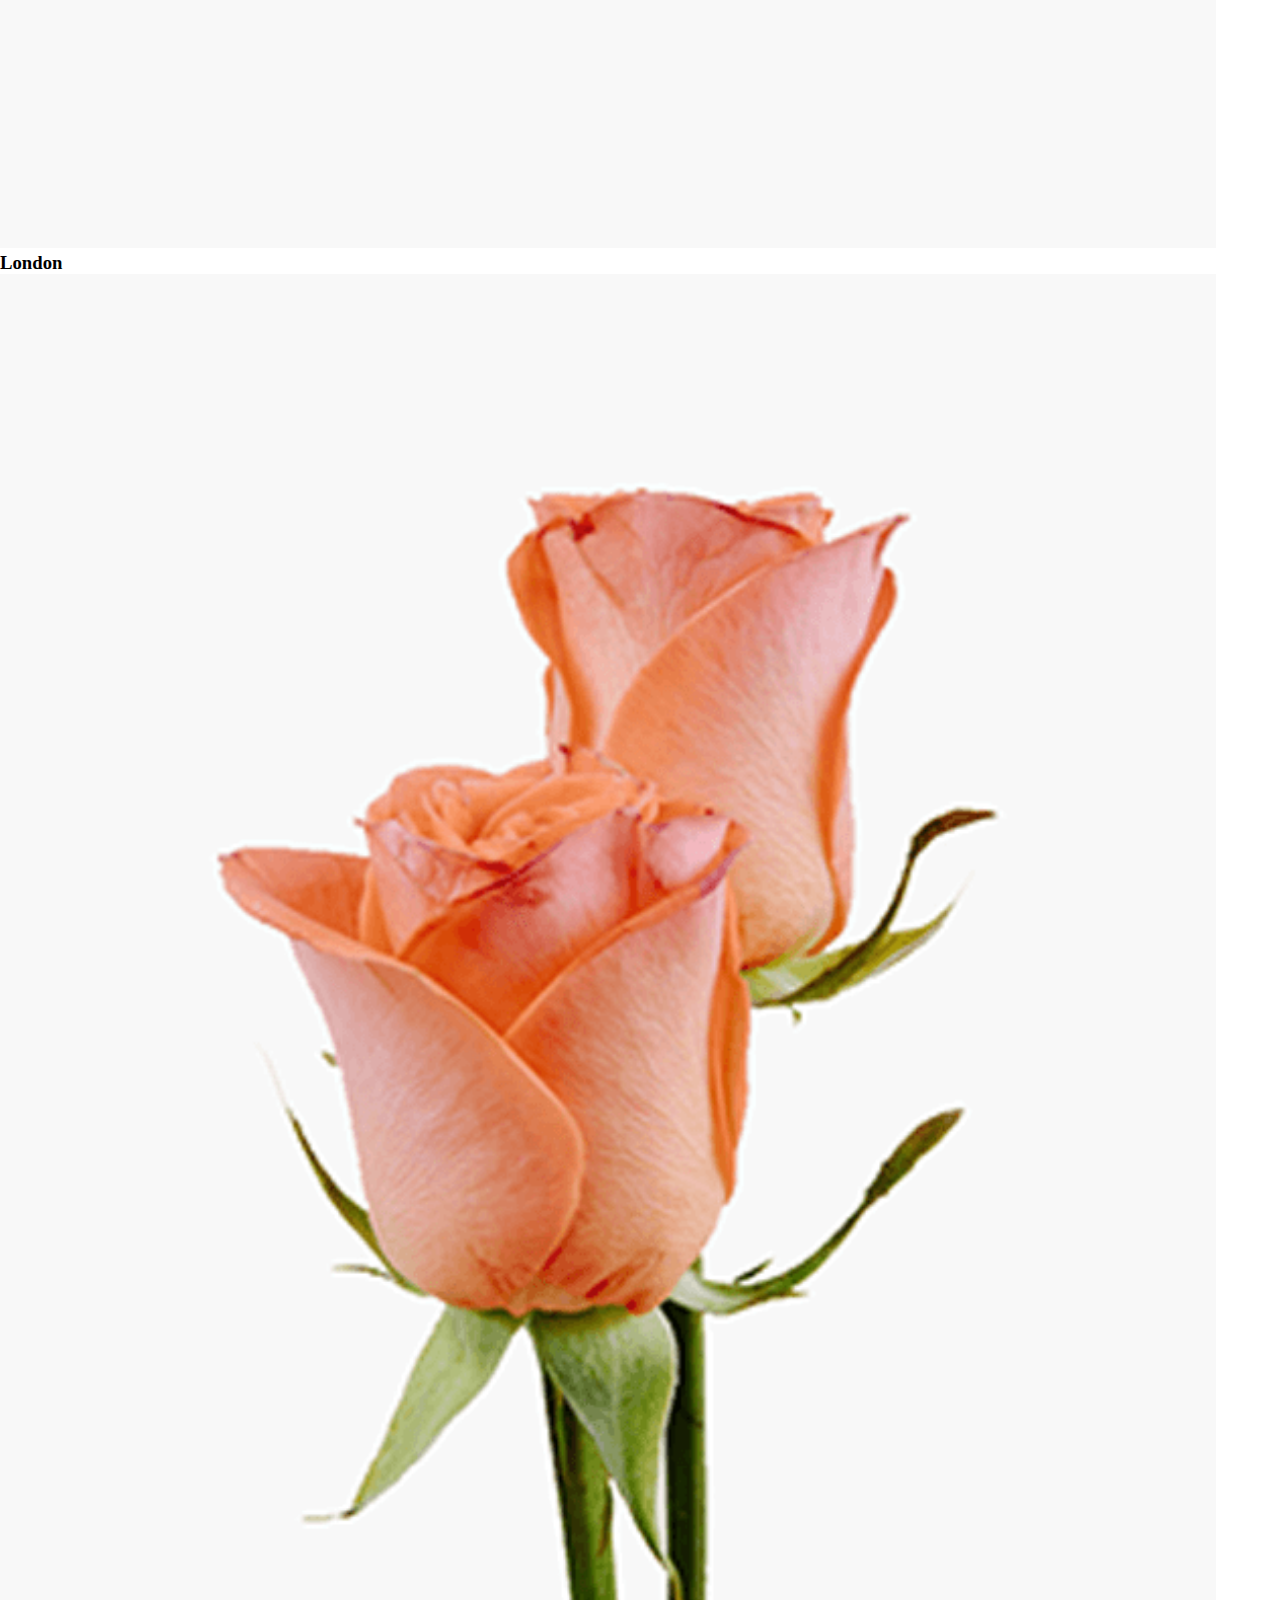
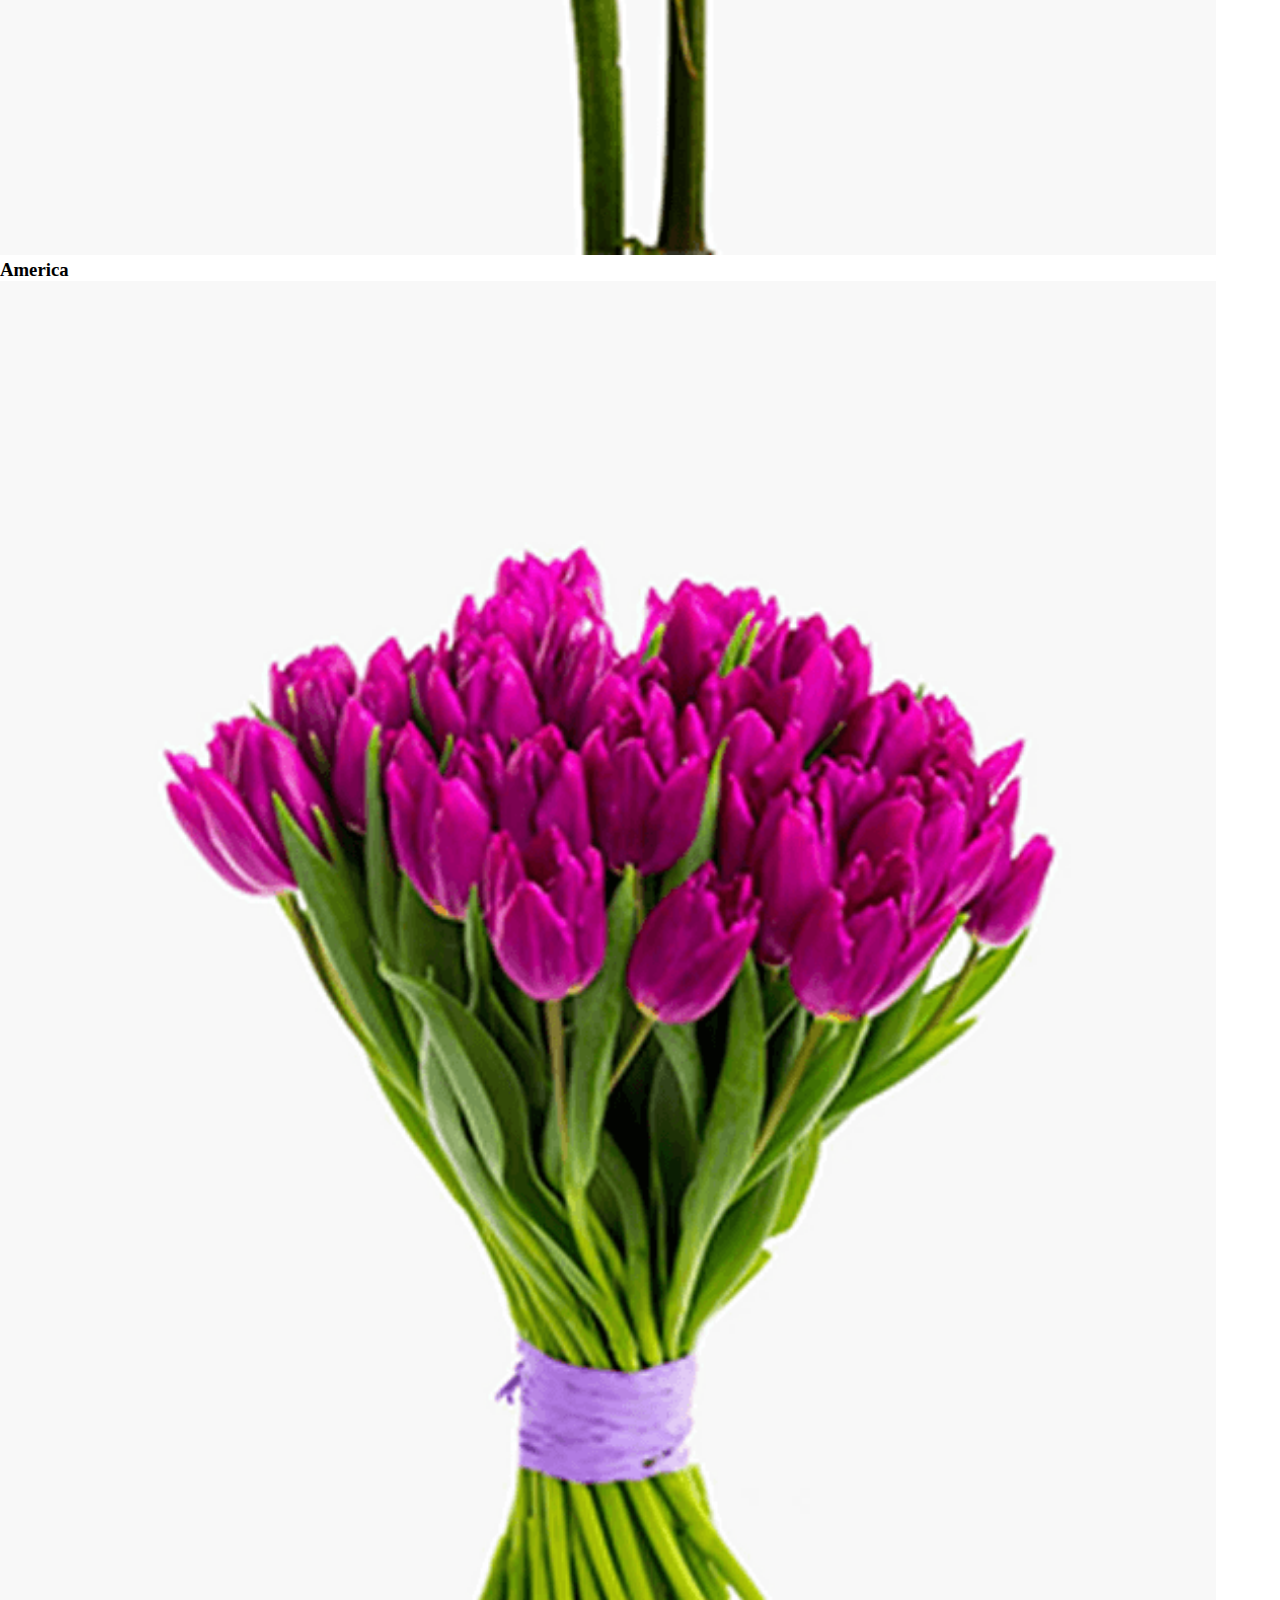
<file: projects/e-Commerce Flowers/index.html>
<!DOCTYPE html>
<html lang="en">
<head>
    <meta charset="UTF-8">
    <meta http-equiv="X-UA-Compatible" content="IE=edge">
    <meta name="viewport" content="width=device-width, initial-scale=1.0">
    <title>E-Commerce Flowers</title>
    <link rel="stylesheet" href="./css/style.css">
    <link href="https://cdn.jsdelivr.net/npm/bootstrap@5.3.0-alpha3/dist/css/bootstrap.min.css" rel="stylesheet" integrity="sha384-KK94CHFLLe+nY2dmCWGMq91rCGa5gtU4mk92HdvYe+M/SXH301p5ILy+dN9+nJOZ" crossorigin="anonymous">
</head>

<body>
     <!-- Section1 -->
    <!-- Navbar -->
    <header class="p-3 bg-info-subtle ">
        <div class="container">
            <div class="d-flex flex-wrap align-items-center justify-content-start justify-content-lg-start">

                <a href="#" class="d-flex align-items-center mb-2 mb-lg-0 gap-4 ">
                    <img class="m-0" width="70" height="50" src="./images/illustrations/logo.png" alt="">
                    <h4 class="mt-2  text-black fw-bold ">Flowers Aura</h4>
                    
                </a>

                <ul class="nav col-12 col-lg-auto me-lg-auto mb-2 justify-content-center mb-md-0 gap-5">
                    <li><a href="#" class="nav-link px-2 text-secondary fw-bold active ms-5">Home</a></li>
                    <li><a href="#" class="nav-link px-2 text-black fw-bold active">Features</a></li>
                    <li><a href="#" class="nav-link px-2 text-black fw-bold active">Pricing</a></li>
                    <li><a href="#" class="nav-link px-2 text-black fw-bold active">FAQs</a></li>
                    <li><a href="#" class="nav-link px-2 text-black fw-bold active">About</a></li>
                </ul>

            </div>
        </div>
    </header>


    <!--Section 2  -->
    <div class="container mt-5">
        <div class="row">
            <div class="Bg col-12 col-sm-12 col-md-12 col-lg-12">
                <!-- bg image added -->
                <div class="heading text-center align-items-center">
                    <h5 class="text-black display-3 fw-bold ">Welcome To Flowers Aura..</h5>
                    <p class="text-black font-monospace fs-5">"From Dreams To Reality: Let's Plan Your Special Days" </p>
                    <button type="button" class="btn btn-warning fw-bold fs-5 ">Shop Now</button>

                </div>
            </div>
        </div>
    </div>


    <!-- Section3 -->
    <div class="container-fluid p-5 p-5 mt-5 bg-body-tertiary rounded-2">
        <div class="row">
            <div class="col-12 col-md-12 col-lg-12">
                <div class="content ">
                    <h2 class="mb-0 fs-2 font-monospace text-decoration-underline fw-bold">Offers Classes</h2>
                </br>
                    <div class="class border-bottom"></div>
                </div>
            </div>
        </div>

        <div class="row">
            <!-- box1 -->
            <div class="col-12 col-sm-12 col-md-6 col-lg-3 mb-3 ">
                <div class="box1 shadow-lg  bg-light rounded-3 ">
                   
                    <div class="  img2 ">
                        <img class="rounded-3" src="./images/illustrations/bg1.jpg"  width="100%" alt="">
                    </div>
                </div>
            </div>

            <!-- box2 -->
            <div class="col-12 col-sm-12 col-md-6 col-lg-3 mb-3">
                <div class="box1 shadow mb-3 bg-light rounded-3">
                    <div class="  img2 ">
                        <img class="rounded-3" src="./images/illustrations/bg2.jpg" width="100%" alt="">
                    </div>
                    
                </div>
            </div>

            <!-- box3 -->
            <div class="col-12 col-sm-12 col-md-6 col-lg-3 mb-3">
                <div class="box1 shadow  mb-3 bg-light rounded-3">
                    <div class="  img2 ">
                        <img class="rounded-3" src="./images/illustrations/bg3.jpg" width="100%" alt="">
                    </div>
                </div>
            </div>

            <!-- box4 -->
            <div class="col-12 col-sm-12 col-md-6 col-lg-3 mb-3">
                <div class="box1 shadow mb-3 bg-light rounded-3">
                    <div class="  img2 ">
                        <img class="rounded-3" src="./images/illustrations/bg4.jpg" width="100%" alt="">
                    </div>
                  
                </div>
            </div>

        </div>
    </div>

    <!-- Section4 -->
    <div class="container-fluid p-5 mt-5 bg-body-tertiary rounded-3  mb-5">

        <div class="row">
            <div class="col-12 col-md-12 col-lg-12">
                <div class="content text-center ">
                    <h2 class="mb-0 fs-2 font-monospace text-decoration-underline fw-bold">Explore our highlights</h2>
                </br>
                    <div class="class border-bottom"></div>
                </div>
            </div>
        </div>


        <div class="row">
            <!-- col -->
            <div class="col-lg-3 col-md-6 col-12 mb-3">
                <div class="box h-100 shadow rounded text-white mb-4 mb-lg-0 border border-info">                    <img src="./images/illustrations/1.png" class="rounded mt-2" width="95%" alt="img">

                    <div class="cont text-center">
                        <h3 class="text-info font-monospace fw-bold">London</h3>
                    </div>
                    <a href="#" class="stretched-link"></a>
                </div>

            </div>


           <!-- col -->
           <div class="col-lg-3 col-md-6 col-12 mb-3">
            <div class="box h-100 shadow rounded text-white mb-4 mb-lg-0 border border-info">
                <img src="./images/illustrations/2.png" class="rounded  mt-2" width="95%" alt="img">

                <div class="cont text-center">
                    <h3 class="text-info  font-monospace fw-bold">America</h3>
                </div>
                <a href="#" class="stretched-link"></a>
            </div>

        </div>


           <!-- col -->
           <div class="col-lg-3 col-md-6 col-12 mb-3">
            <div class="box h-100 shadow rounded text-white mb-4 mb-lg-0 border border-info">
                <img src="./images/illustrations/3.png" class="rounded  mt-2" width="95%" alt="img">

                <div class="cont text-center">
                    <h3 class="text-info font-monospace  fw-bold">Paris</h3>
                </div>
                <a href="#" class="stretched-link"></a>
            </div>

        </div>


            <!-- col -->
            <div class="col-lg-3 col-md-6 col-12 mb-3">
                <div class="box h-100 shadow rounded text-white mb-4 mb-lg-0 border border-info">
                    <img src="./images/illustrations/4.png" class="rounded  mt-2" width="95%" alt="img">

                    <div class="cont text-center">
                        <h3 class="text-info font-monospace fw-bold">New York</h3>
                    </div>
                    <a href="#" class="stretched-link"></a>
                </div>

            </div>

        </div>

    </div>

    <!-- Section5 -->
    <div class="container p-5 mt-5 bg-body-tertiary rounded-3  mb-5">
        
        <div class="row">
            <div class="col-12 col-md-12 col-lg-12">
                <div class="content text-center ">
                    <h2 class="mb-0 fs-2 font-monospace text-decoration-underline fw-bold">Trending Classes</h2>
                </br>
                    <div class="class border-bottom"></div>
                </div>
            </div>
        </div>
       
        <div class="row">
            <div class="col-12 col-md-12 col-lg-6">
                <div class="box  shadow rounded text-white mb-4 mb-lg-0 border border-black">
                    <img src="./images/illustrations/9.jpg" class="img-fluid rounded" alt="">
                   </div> 
            </div>

            <div class="col-12 col-md-12 col-lg-6">
                <div class="box shadow rounded text-white mb-4 mb-lg-0 border border-black">
                    <img src="./images/illustrations/8.jpg" class="img-fluid rounded" alt="">
                </div> 
            </div>

        </div>
    </div>

     <!-- Section6 -->
     <div class="container-fluid p-5 mt-5 bg-body-tertiary rounded-3  mb-5">

        <div class="row">
            <div class="col-12 col-md-12 col-lg-12">
                <div class="content text-center ">
                    <h2 class="mb-0 fs-2 font-monospace text-decoration-underline fw-bold">Top Products</h2>
                </br>
                </div>
            </div>
        </div>

        
        <div class="row">
            <!-- col -->
            <div class="col-lg-3 col-md-6 col-12 mb-3">
                <div class="box h-100 shadow rounded text-white mb-4 mb-lg-0 border border-info">
                    <img src="./images/illustrations/1.png" class="rounded mt-2" width="95%" alt="img">

                    <div class="cont text-center">
                        <h3 class="text-info font-monospace fw-bold">London</h3>
                    </div>
                    <a href="#" class="stretched-link"></a>
                </div>

            </div>


           <!-- col -->
           <div class="col-lg-3 col-md-6 col-12 mb-3">
            <div class="box h-100 shadow rounded text-white mb-4 mb-lg-0 border border-info">
                <img src="./images/illustrations/2.png" class="rounded  mt-2" width="95%" alt="img">

                <div class="cont text-center">
                    <h3 class="text-info  font-monospace fw-bold">America</h3>
                </div>
                <a href="#" class="stretched-link"></a>
            </div>

        </div>


           <!-- col -->
           <div class="col-lg-3 col-md-6 col-12 mb-3">
            <div class="box h-100 shadow rounded text-white mb-4 mb-lg-0 border border-info">
                <img src="./images/illustrations/3.png" class="rounded  mt-2" width="95%" alt="img">

                <div class="cont text-center">
                    <h3 class="text-info font-monospace  fw-bold">Paris</h3>
                </div>
                <a href="#" class="stretched-link"></a>
            </div>

        </div>


            <!-- col -->
            <div class="col-lg-3 col-md-6 col-12 mb-3">
                <div class="box h-100 shadow rounded text-white mb-4 mb-lg-0 border border-info">
                    <img src="./images/illustrations/4.png" class="rounded  mt-2" width="95%" alt="img">

                    <div class="cont text-center">
                        <h3 class="text-info font-monospace fw-bold">New York</h3>
                    </div>
                    <a href="#" class="stretched-link"></a>
                </div>

            </div>

        </div>

    </div>


    <!-- Section7 -->
    <div class="container p-5 mt-5 ">
          
        <div class="row">
            <div class="col-12 col-md-12 col-lg-12">
                <div class="content text-center">
                    <h2 class="mb-0 fs-3 font-monospace text-decoration-underline fw-bold text-warning">All Returns Policies </h2>
                </br>
                </div>
            </div>
        </div>
        
          <div class="row border border-3 bg-danger-subtle">
            
            <div class="col-12 col-md-6 col-lg-3 mt-3 ">
                <div class="box mb-4 mb-lg-0 d-flex">
                  <img class="m-auto" src="./images/illustrations/8-trolley.svg" height="50px" alt="">
                  <div class="text text-black m-auto mt-2">
                  <h5>Free shipping</h5> 
                  <p class="text-black-50">On all orders over $49.00</p>  
                  </div>    
                </div>
            </div>

             <div class="col-12 col-md-6 col-lg-3">
                 <div class="box mb-4 mb-lg-0 d-flex mt-3">
                  <img class="m-auto" src="./images/illustrations/9-money.svg" height="50px" alt="">
                  <div class="text text-black m-auto mt-2">
                  <h5>15 days returns</h5> 
                  <p class="text-black-50">Money Back Gaurantee</p>  
                  </div>    
                </div>
            </div>

             <div class="col-12 col-md-6 col-lg-3">
                  <div class="box mb-4 mb-lg-0 d-flex mt-3 ">
                  <img class="m-auto" src="./images/illustrations/10-credit-card.svg" height="50px" alt="">
                  <div class="text text-black m-auto mt-2">
                  <h5>Secure checkout</h5> 
                  <p class="text-black-50">Protected by Paypal</p>  
                  </div>    
                </div>
            </div>

             <div class="col-12 col-md-6 col-lg-3">
                   <div class="box mb-4 mb-lg-0 d-flex mt-3">
                  <img class="m-auto" src="./images/illustrations/11-gift-card.svg" height="50px" alt="">
                  <div class="text text-black m-auto mt-2">
                  <h5>Offer & gift here</h5> 
                  <p class="text-black-50">On all orders over</p>  
                  </div>    
                </div>
            </div>
         </div>

    </div>

    <!-- Section 8-->

       <div class="container p-5 mt-2 bg-body-tertiary rounded-3 border border-2  mb-5">
        
          <div class="row ">
            
            <div class="col-12 col-md-4 col-lg-2 ">
                <div class="box mb-4 mb-lg-0 ">
                  <img class="m-auto" src="./images/illustrations/1(1).png" height="80px" alt="">
               
                </div>
            </div>

            <div class="col-12 col-md-4 col-lg-2 ">
                <div class="box mb-4 mb-lg-0 ">
                  <img class="m-auto" src="./images/illustrations/2(1).png" height="80px" alt="">
               
                </div>
            </div>

            <div class="col-12 col-md-4 col-lg-2 ">
                <div class="box mb-4 mb-lg-0 ">
                  <img class="m-auto" src="./images/illustrations/3(1).png" height="80px" alt="">
               
                </div>
            </div>

            <div class="col-12 col-md-4 col-lg-2 ">
                <div class="box mb-4 mb-lg-0 ">
                  <img class="m-auto" src="./images/illustrations/4(1).png" height="80px" alt="">
               
                </div>
            </div>

            <div class="col-12 col-md-4 col-lg-2 ">
                <div class="box mb-4 mb-lg-0 ">
                  <img class="m-auto" src="./images/illustrations/5(1).png" height="80px" alt="">
               
                </div>
            </div>

             <div class="col-12 col-md-4 col-lg-2 ">
                <div class="box mb-4 mb-lg-0 ">
                  <img class="m-auto" src="./images/illustrations/1(1).png" height="80px" alt="">
               
                </div>
            </div>

          
            </div>
         </div>

    </div>


    <!-- Section9 -->
    <!-- Footer -->
 <div class="container-fluid bg-info-subtle">
    <footer class="py-5">
      <div class="row">
        <div class="col-6 col-md-2 mb-3">
          <h5 class="text-black text-decoration-underline">Company</h5>
          <ul class="nav flex-column">
            <li class="nav-item mb-2"><a href="#" class="nav-link p-0 text-black">About Us</a></li>
            <li class="nav-item mb-2"><a href="#" class="nav-link p-0 text-black">Carrers</a></li>
            <li class="nav-item mb-2"><a href="#" class="nav-link p-0 text-black">Press Kit</a></li>
            <li class="nav-item mb-2"><a href="#" class="nav-link p-0 text-black">Partner</a></li>
          </ul>
        </div>
  
       




        <div class="col-6 col-md-2 mb-3">
          <h5 class="text-black text-decoration-underline"> Support</h5>
          <ul class="nav flex-column">
            <li class="nav-item mb-2"><a href="#" class="nav-link p-0 text-black">Get in Touch</a></li>
            <li class="nav-item mb-2"><a href="#" class="nav-link p-0 text-black">Help Center</a></li>
            <li class="nav-item mb-2"><a href="#" class="nav-link p-0 text-black">Live Chat</a></li>
            <li class="nav-item mb-2"><a href="#" class="nav-link p-0 text-black">How it works</a></li>
          </ul>
        </div>
  
        <div class="col-6 col-md-2 mb-3">
          <h5 class="text-black text-decoration-underline">Contact Us</h5>
          <ul class="nav flex-column">
            <li class="nav-item mb-2"><a href="#" class="nav-link p-0 text-black">Email</a></li>
            <li class="nav-item mb-2"><a href="#" class="nav-link p-0 text-black">Features</a></li>
            <li class="nav-item mb-2"><a href="#" class="nav-link p-0 text-black">Pricing</a></li>
            <li class="nav-item mb-2"><a href="#" class="nav-link p-0 text-black">Phone</a></li>
          </ul>
        </div>
  
        <div class="col-md-5 offset-md-1 mb-3">
          <form class="text-black ">
            <h5 >Subscribe to our Flowers Aura</h5>
            <p>Monthly digest of what's new and exciting from you.</p>
            <div class="d-flex flex-column flex-sm-row w-100 gap-2">
              <label for="newsletter1" class="visually-hidden">Email address</label>
              <input id="newsletter1" type="text" class="form-control" placeholder="Email address" fdprocessedid="four7c">
              <button class="btn btn-primary" type="button" fdprocessedid="w1jwjli">Subscribes</button>
            </div>
          </form>
        </div>
      </div>
  
      <div class="d-flex flex-column flex-sm-row justify-content-center  border-top pt-5">
        <p class="text-black pt-5">© 2023 Flowers Aura, <p  class="pt-5" style="color: red;">Inc. All rights reserved.</p></p>

      </div>
    </footer>
  </div> 
  </div>







        <script src="https://cdn.jsdelivr.net/npm/bootstrap@5.3.0-alpha3/dist/js/bootstrap.bundle.min.js" integrity="sha384-ENjdO4Dr2bkBIFxQpeoTz1HIcje39Wm4jDKdf19U8gI4ddQ3GYNS7NTKfAdVQSZe" crossorigin="anonymous"></script>
</body>
</html>
</file>
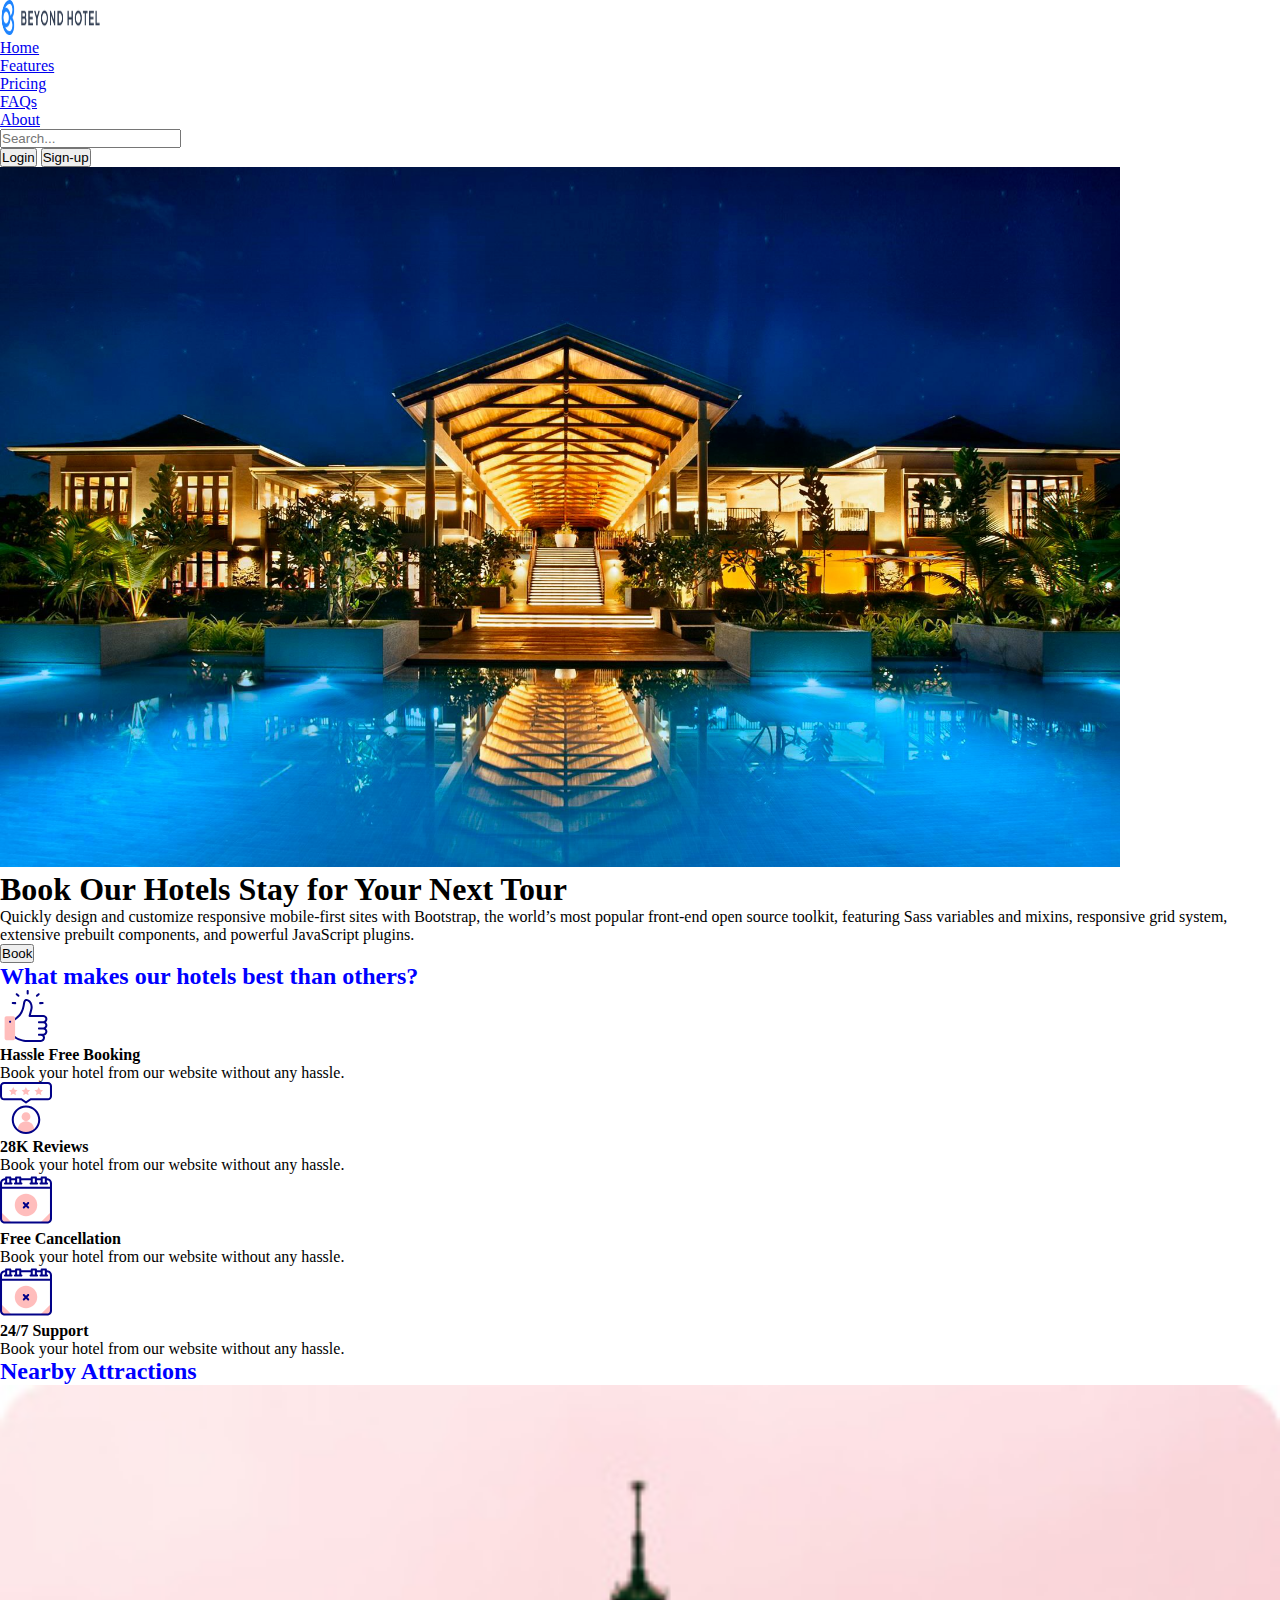
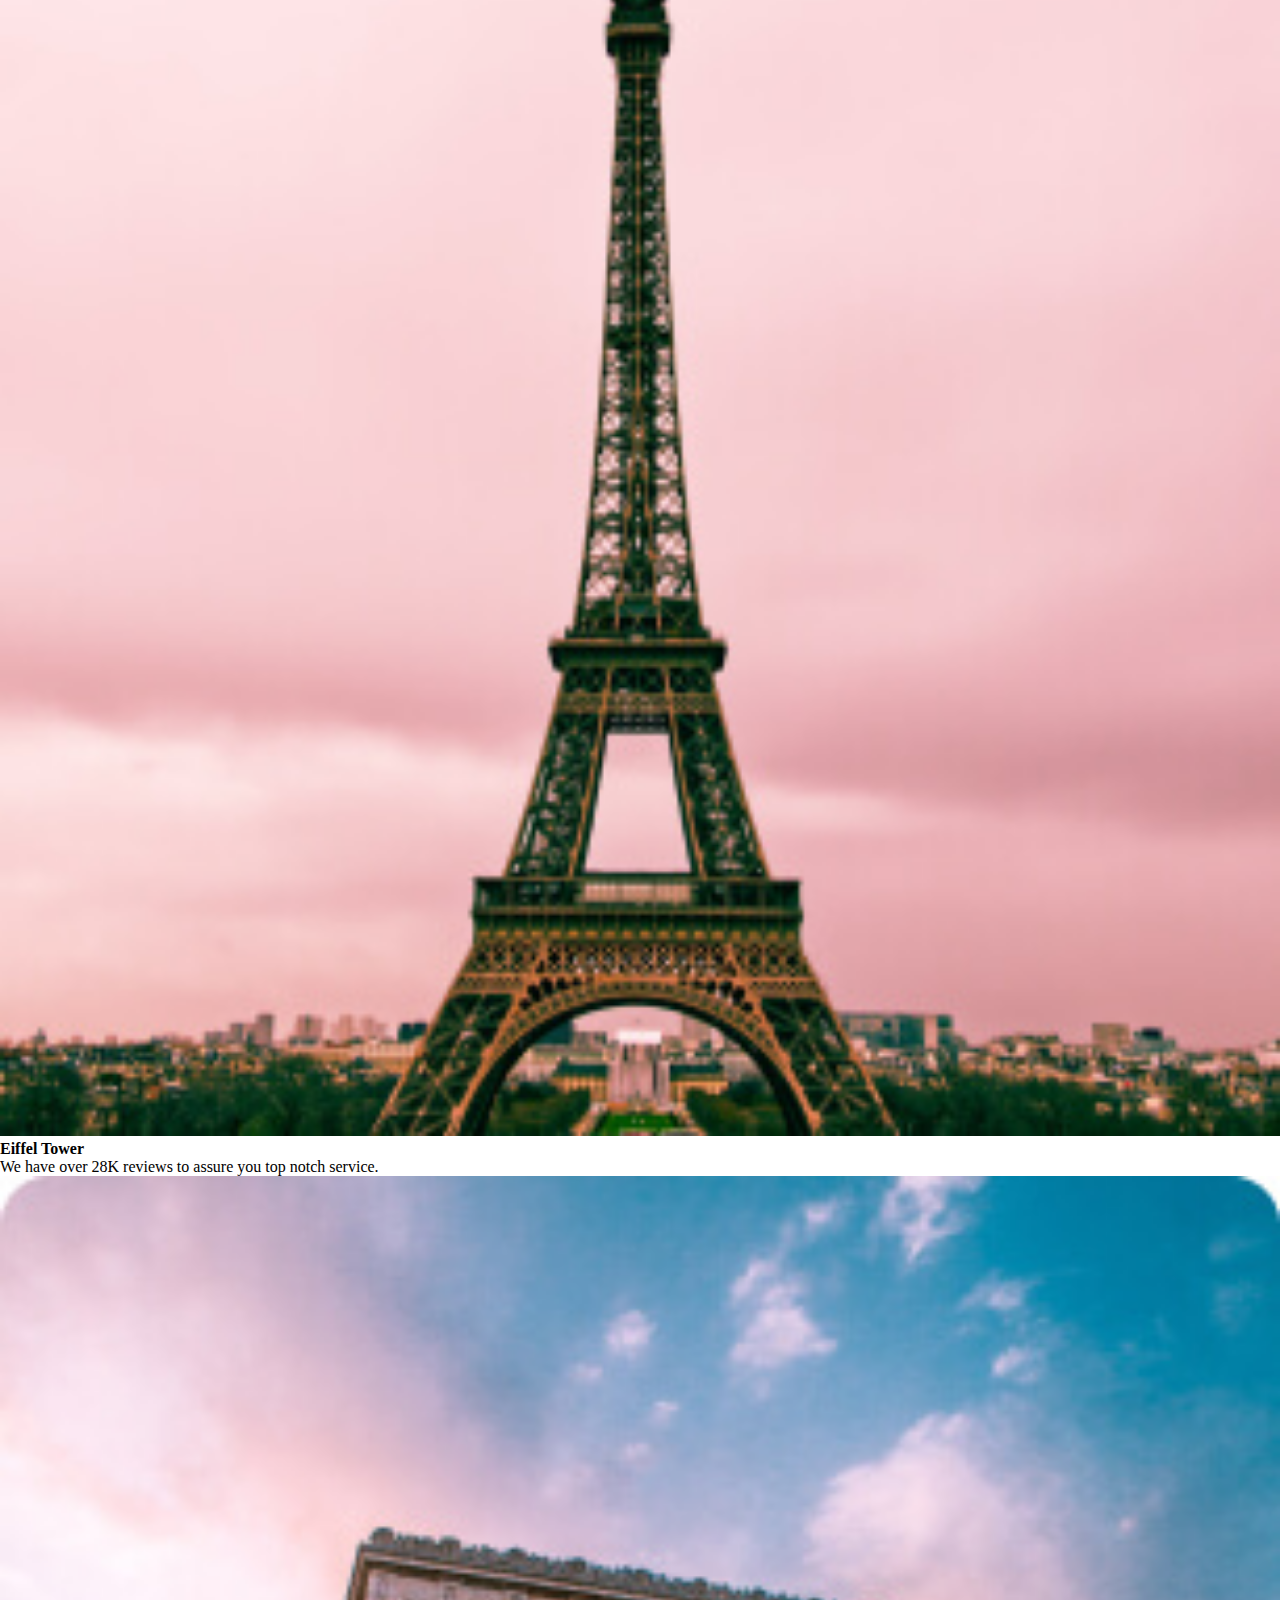
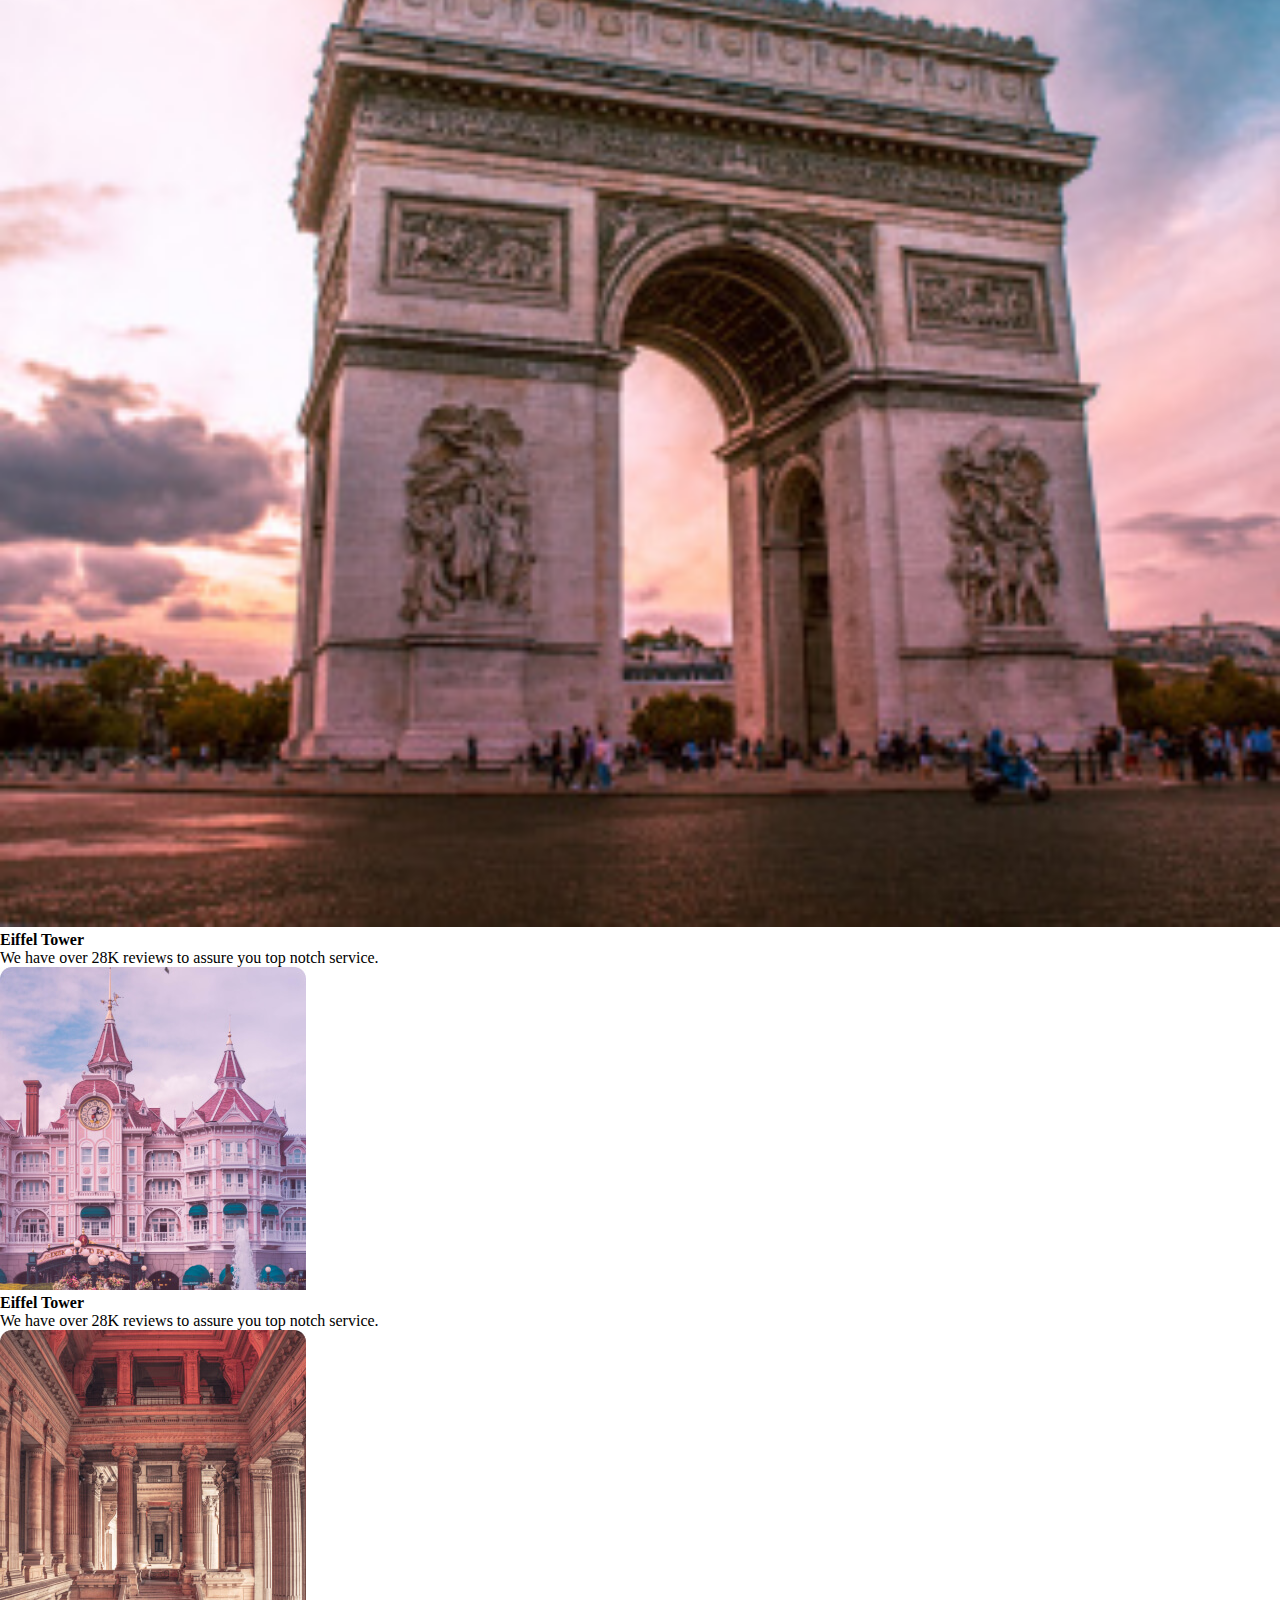
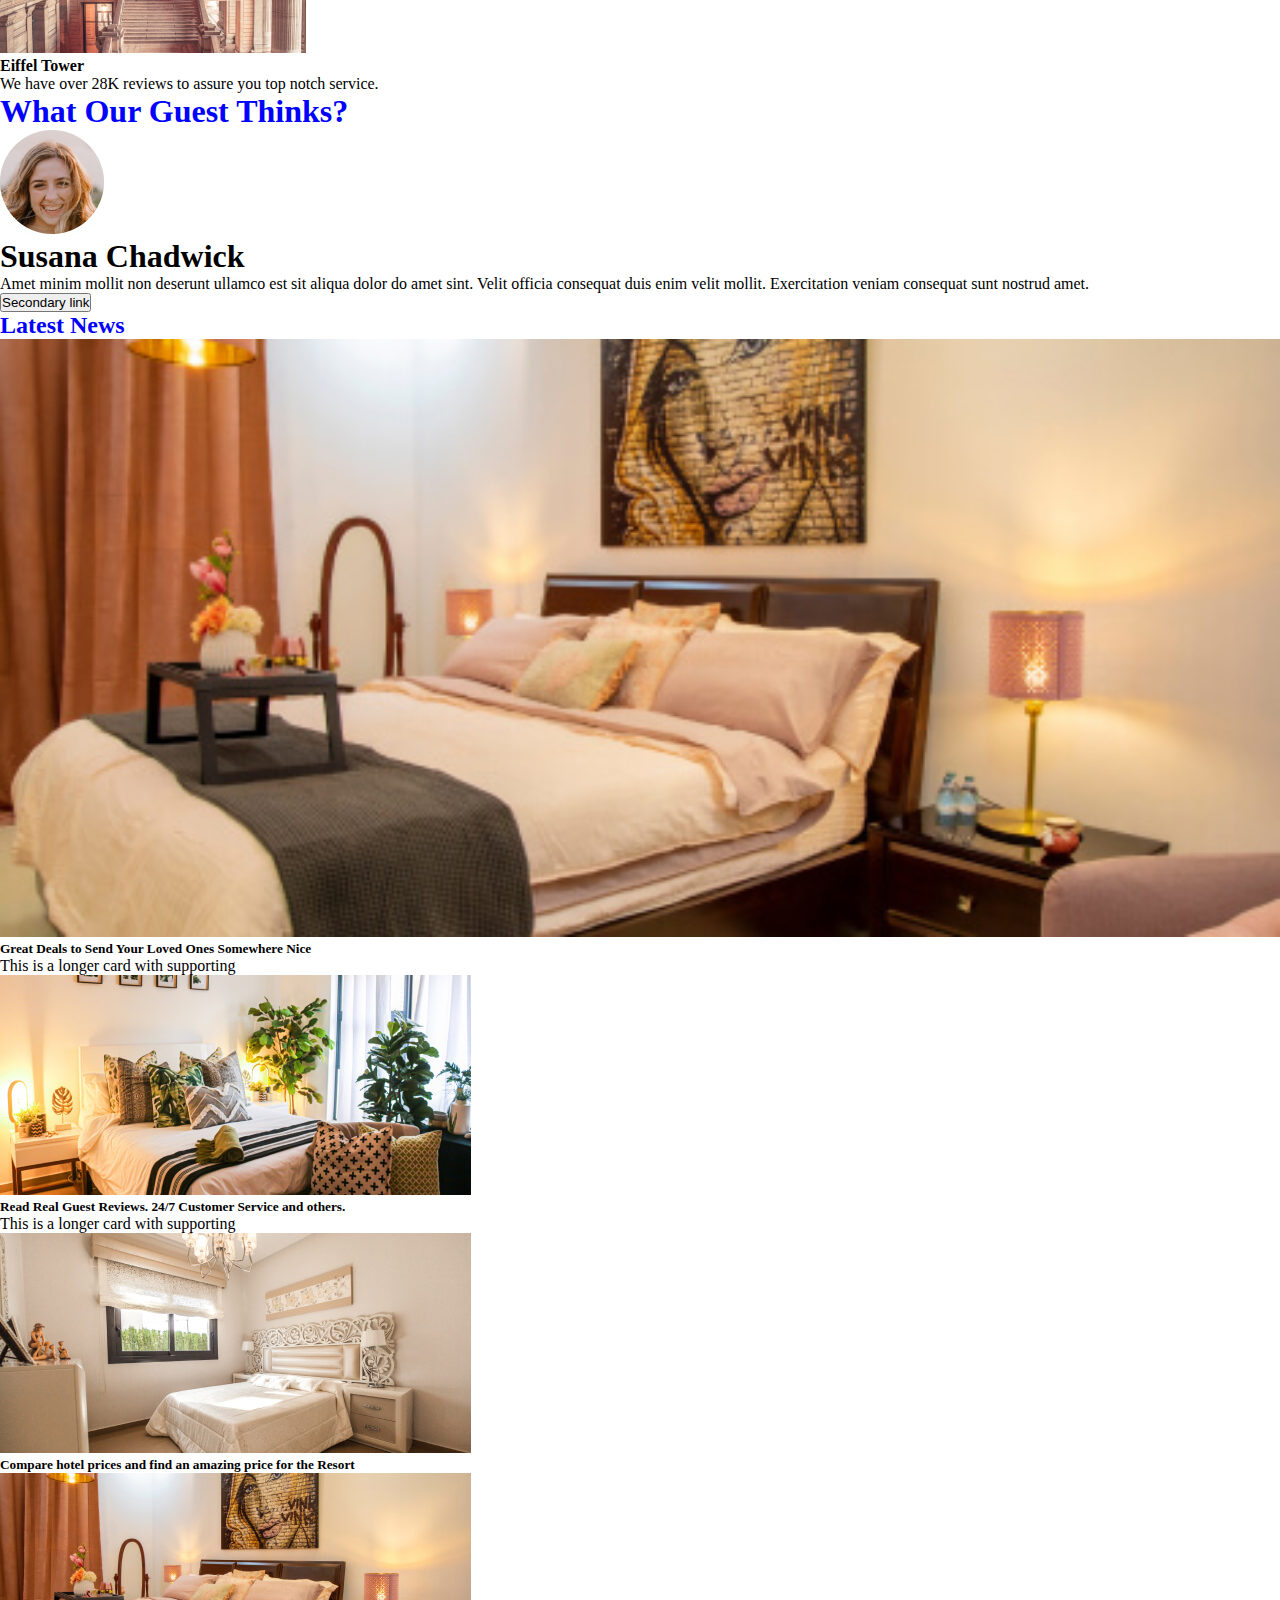
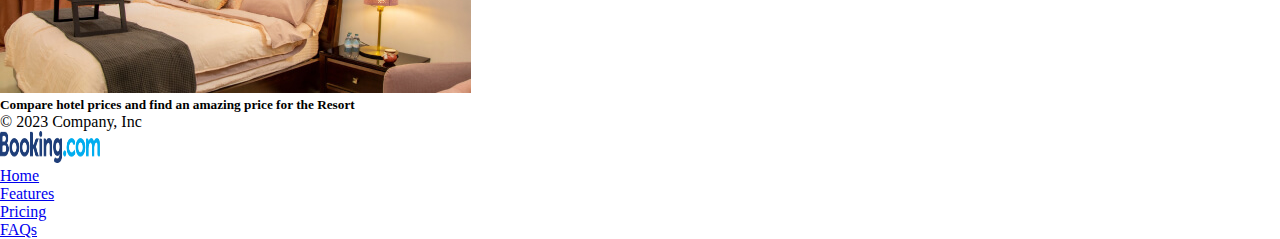
<file: projects/Hotel/index.html>
<!DOCTYPE html>
<html lang="en">

<head>
    <meta charset="UTF-8">
    <meta http-equiv="X-UA-Compatible" content="IE=edge">
    <meta name="viewport" content="width=device-width, initial-scale=1.0">
    <title>Hotel Management</title>
    <link href="https://cdn.jsdelivr.net/npm/bootstrap@5.3.0-alpha3/dist/css/bootstrap.min.css" rel="stylesheet"
        integrity="sha384-KK94CHFLLe+nY2dmCWGMq91rCGa5gtU4mk92HdvYe+M/SXH301p5ILy+dN9+nJOZ" crossorigin="anonymous">
    <link rel="stylesheet" href="./css/style.css">
</head>

<body>
  

    <!-- Section0 -->
    <header class="p-3 text-bg-dark ">
        <div class="container">
          <div class="d-flex flex-wrap align-items-center justify-content-center justify-content-lg-start">
           
            <a href="/" class="d-flex align-items-center mb-2 mb-lg-0 gap-4 ">
            <img  class="bi me-2" width="100" height="35" src="./images/illustrations/logo.png" alt="">
            </a>
    
            <ul class="nav col-12 col-lg-auto me-lg-auto mb-2 justify-content-center mb-md-0 gap-5">
              <li><a href="#" class="nav-link px-2 text-secondary active">Home</a></li>
              <li><a href="#" class="nav-link px-2 text-white">Features</a></li>
              <li><a href="#" class="nav-link px-2 text-white">Pricing</a></li>
              <li><a href="#" class="nav-link px-2 text-white">FAQs</a></li>
              <li><a href="#" class="nav-link px-2 text-white">About</a></li>
            </ul>
    
            <form class="col-12 col-lg-auto mb-3 mb-lg-0 me-lg-3 " >
              <input type="search" class="form-control form-control-dark text-bg-dark" placeholder="Search..." aria-label="Search">
            </form>
    
            <div class="text-end ">
              <button type="button" class="btn btn-dark">Login</button>
              <button type="button" class="btn btn-warning">Sign-up</button>
            </div>
          </div>
        </div>
      </header>



    <!-- Section1 -->
    <div class="card text-bg-dark mb-5">
        <img src="./images/illustrations/bg.jpg" class="card-img" height="700px" alt="...">
        <div class="card-img-overlay">
          <div class="px-4 py-5 my-5 text-center">
            <h1 class="display-3 fw-bold text-white">Book Our Hotels Stay for Your Next Tour</h1>
            <div class="col-lg-6 mx-auto">
              <p class="lead mb-4">Quickly design and customize responsive mobile-first sites with Bootstrap, the world’s most popular front-end open source toolkit, featuring Sass variables and mixins, responsive grid system, extensive prebuilt components, and powerful JavaScript plugins.</p>
            
                <div class="d-grid gap-2 col-6 mx-auto">
                 <button class="btn  btn-outline-secondary fw-bold fs-6" type="button">Book</button>
                  </div>
              </div>
            </div>
          </div>
        </div>
      </div>

    <!-- Section2 -->
    <div class="container p-5 bg-body-tertiary rounded-3  mb-5">

        <div class="section1">
            <h2 class="title text-center font-monospace fw-bold text-decoration-underline fs-1 text-uppercase" style="color: blue;""> What makes our hotels best than others?  </h2>
        </div>

        <div class="row mt-5 mb-5">

            <div class="section2 col-xl-3 col-lg-4 col-md-6 mb-5 ">

                <div class="sub1 center-text bg-white border border-2 border-primary-subtle h-100 ">

                    <div class="img d-flex justify-content-center pt-4">
                        <img src="./images/illustrations/b1.svg" alt="icon">
                    </div>

                    <div class="data mt-3">
                        <h4 class="text-center fw-bold">Hassle Free Booking</h4>
                        <p class="text-center mt-3 pb-3"> Book your hotel from our website without any hassle. </p>
                    </div>
                </div>
            </div>


            <div class=" section2 col-xl-3 col-lg-4 col-md-6 mb-5">

                <div class="sub1 center-text bg-white border border-2 border-primary-subtle h-100 ">

                    <div class="img d-flex justify-content-center pt-4">
                        <img src="./images/illustrations/b2.svg" alt="icon">
                    </div>

                    <div class="data mt-3">
                        <h4 class="text-center fw-bold">28K Reviews</h4>
                        <p class="text-center mt-3 pb-3"> Book your hotel from our website without any hassle. </p>
                    </div>
                </div>
            </div>



            <div class="section2 col-xl-3 col-lg-4 col-md-6 mb-5">

                <div class="sub1 center-text bg-white border border-2 border-primary-subtle h-100 ">

                    <div class="img d-flex justify-content-center pt-4">
                        <img src="./images/illustrations/b3.svg" alt="icon">
                    </div>

                    <div class="data mt-3">
                        <h4 class="text-center fw-bold"> Free Cancellation </h4>
                        <p class="text-center mt-3 pb-3"> Book your hotel from our website without any hassle. </p>
                    </div>
                </div>
            </div>


            <div class=" section2 col-xl-3 col-lg-4 col-md-6 mb-5">

                <div class="sub1 center-text bg-white border border-2 border-primary-subtle h-100 ">

                    <div class="img d-flex justify-content-center pt-4">
                        <img src="./images/illustrations/b3.svg" alt="icon">
                    </div>

                    <div class="data mt-3">
                        <h4 class="text-center fw-bold">24/7 Support </h4>
                        <p class="text-center mt-3 pb-3"> Book your hotel from our website without any hassle. </p>
                    </div>
                </div>
            </div>
        </div>
    </div>    



    <!-- Section3 -->

   <div class="container p-5 bg-body-tertiary rounded-3 ">

    <div class="section1 mb-5">
        <h2 class="head text-center font-monospace fw-bold text-decoration-underline fs-1  text-uppercase" style="color: blue;"> Nearby Attractions </h2>
    </div>


    <div class="row row-cols-1 row-cols-md-2 row-cols-lg-4">
        <div class="col mb-3">
          <div class="box h-100 shadow ">
            <img src="./images/illustrations/a1.jpg" width="100%" alt="...">
            <div class="box1 m-5">
              <h4 class="text">Eiffel Tower </h4>
              <p class="text pb-5 ">We have over 28K reviews to assure you top notch service. </p>
            </div>
           
          </div>
        </div>

        <div class="col mb-3">
            <div class="box h-100 shadow">
              <img src="./images/illustrations/a4.jpg" width="100%" alt="...">
              <div class="box1 m-5">
                <h4 class="text">Eiffel Tower </h4>
              <p class="text pb-5 ">We have over 28K reviews to assure you top notch service. </p>
              </div>
             
            </div>
          </div>

        <div class="col mb-3">
          <div class="box h-100 shadow">
            <img src="./images/illustrations/a2.jpg" class="card-img-top" alt="...">
            <div class="box1 m-5">
              <h4 class="text">Eiffel Tower </h4>
              <p class="text pb-5 ">We have over 28K reviews to assure you top notch service. </p>
            </div>
          </div>
        </div>


        <div class="col mb-3">
          <div class="box h-100 shadow">
            <img src="./images/illustrations/a3.jpg" class="card-img-top" alt="...">
            <div class="box1 m-5">
              <h4 class="text">Eiffel Tower </h4>
              <p class="text pb-5 ">We have over 28K reviews to assure you top notch service. </p>
            </div>
          </div>
        </div>
      </div>
   </div>



   <!-- Section4 -->
   <div class="container my-5">

    <div class="p-5 text-center bg-body-tertiary rounded-3">

        <div class="section1 mb-5">
            <h1 class=" text-center font-monospace fw-bold text-decoration-underline fs-1  text-uppercase" style="color: blue;"> What Our Guest Thinks? </h1>
        </div>

      <img src="./images/illustrations/guest1.jpg" class="bi mt-2 mb-3" alt="">

      <h1 class="">Susana Chadwick</h1>
     
      <p class="col-lg-8 mx-auto fs-5 text-muted lh-lg">
        Amet minim mollit non deserunt ullamco est sit aliqua dolor do amet sint. Velit officia consequat duis enim velit mollit. Exercitation veniam consequat sunt nostrud amet.
      </p>

      <div class="d-inline-flex gap-2 mb-5">
       
        <button class="d-inline-flex align-items-center btn btn-outline-secondary btn-lg px-4 rounded-pill" type="button">
          Secondary link
        </button>

      </div>

    </div>

  </div>


  <!-- Section5 -->

  <div class="container p-5 bg-body-tertiary rounded-3  mb-5">
    
    <div class="section1 mb-5">
        <h2 class=" text-center font-monospace fw-bold text-decoration-underline fs-1  text-uppercase" style="color: blue;"> Latest News </h2>
    </div>

    <div class="row row-cols-1 row-cols-md-2 row-cols-lg-2 g-4">

    <div class="col">
      <div class="box h-100 shadow rounded">
        <img src="./images/illustrations/blog1.jpg" width="100%" alt="...">
        <div class="box1 m-3">
          <h5 class="text">Great Deals to Send Your Loved Ones Somewhere Nice</h5>
          <p class="text">This is a longer card with supporting </p>
        </div>
      </div>
    </div>

    <div class="col">

      <div class="box h-100 shadow rounded">
        <img src="./images/illustrations/blog2.jpg" class="card-img-top" alt="...">
        <div class="box1 m-3">
          <h5 class="text">Read Real Guest Reviews. 24/7 Customer Service and others.</h5>
          <p class="text">This is a longer card with supporting </p>
        </div>
      </div>
    </div>

    <div class="col">
      <div class="box h-100 shadow rounded">
        <img src="./images/illustrations/blog3.jpg" class="card-img-top" alt="...">
        <div class="box1 m-3">
          <h5 class="text">Compare hotel prices and find an amazing price for the Resort</h5>
        </div>
      </div>
    </div>

    <div class="col">
      <div class="box h-100 shadow rounded">
        <img src="./images/illustrations/blog1.jpg" class="card-img-top" alt="...">
        <div class="box1">
          <h5 class="text">Compare hotel prices and find an amazing price for the Resort</h5>
        </div>

      </div>

    </div>

  </div>
</div>

<!-- section6 footer -->

<div class="container-fluid">

    <footer class="d-flex flex-wrap justify-content-between align-items-center py-3 border-top text-bg-dark">

      <p class="col-md-4 mb-0  text-white">© 2023 Company, Inc</p>
  
      <a href="#" class="col-md-4 d-flex align-items-center justify-content-center text-decoration-none">
       <img  class="bi me-2" width="100" height="32" src="./images/illustrations/logo1.png" alt="">
      </a>
  
      <ul class="nav col-md-4 justify-content-end gap-2">
        <li class="nav-item"><a href="#" class="nav-link px-2 text-white">Home</a></li>
        <li class="nav-item"><a href="#" class="nav-link px-2 text-white">Features</a></li>
        <li class="nav-item"><a href="#" class="nav-link px-2 text-white">Pricing</a></li>
        <li class="nav-item"><a href="#" class="nav-link px-2 text-white">FAQs</a></li>
        <!-- <li class="nav-item"><a href="#" class="nav-link px-2 text-white">About</a></li> -->
      </ul>

    </footer>

  </div>
  
  <script src="https://cdn.jsdelivr.net/npm/bootstrap@5.3.0-alpha3/dist/js/bootstrap.bundle.min.js" integrity="sha384-ENjdO4Dr2bkBIFxQpeoTz1HIcje39Wm4jDKdf19U8gI4ddQ3GYNS7NTKfAdVQSZe" crossorigin="anonymous"></script>

</body>

</html>
</file>
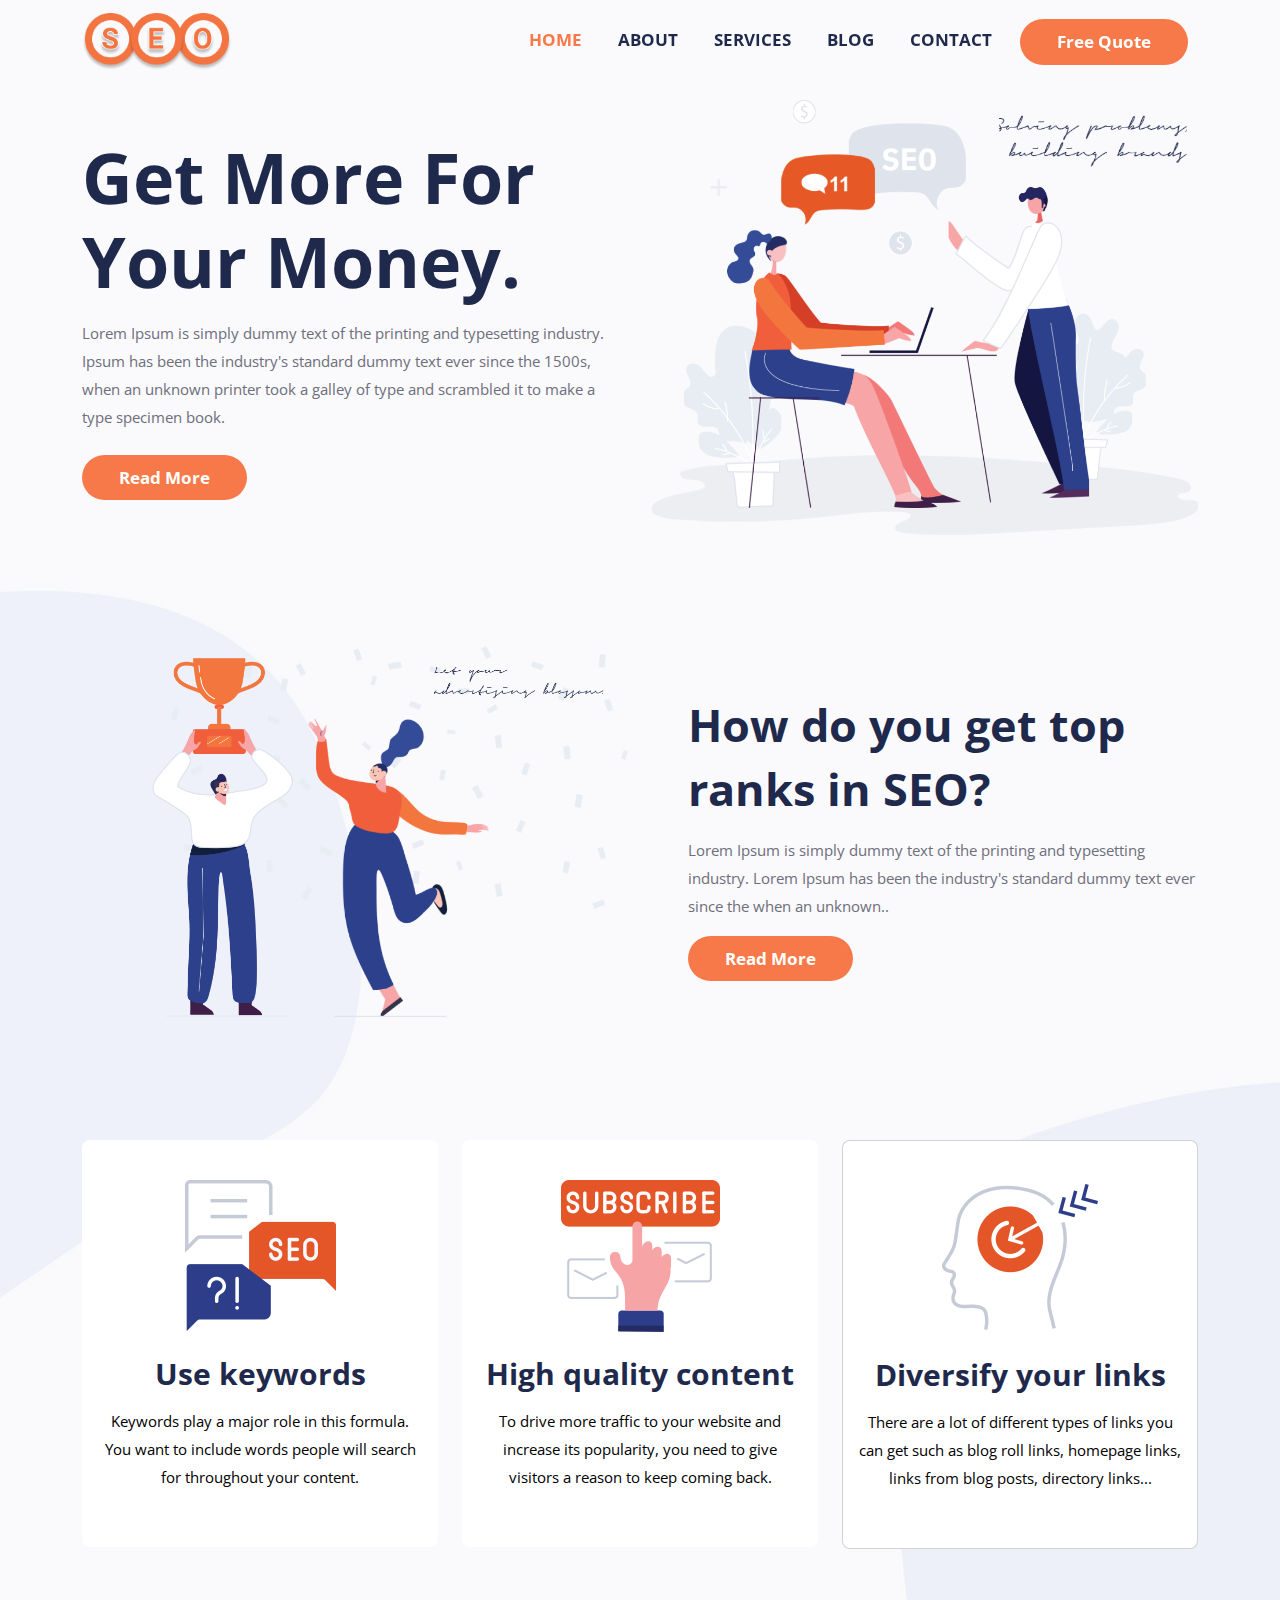
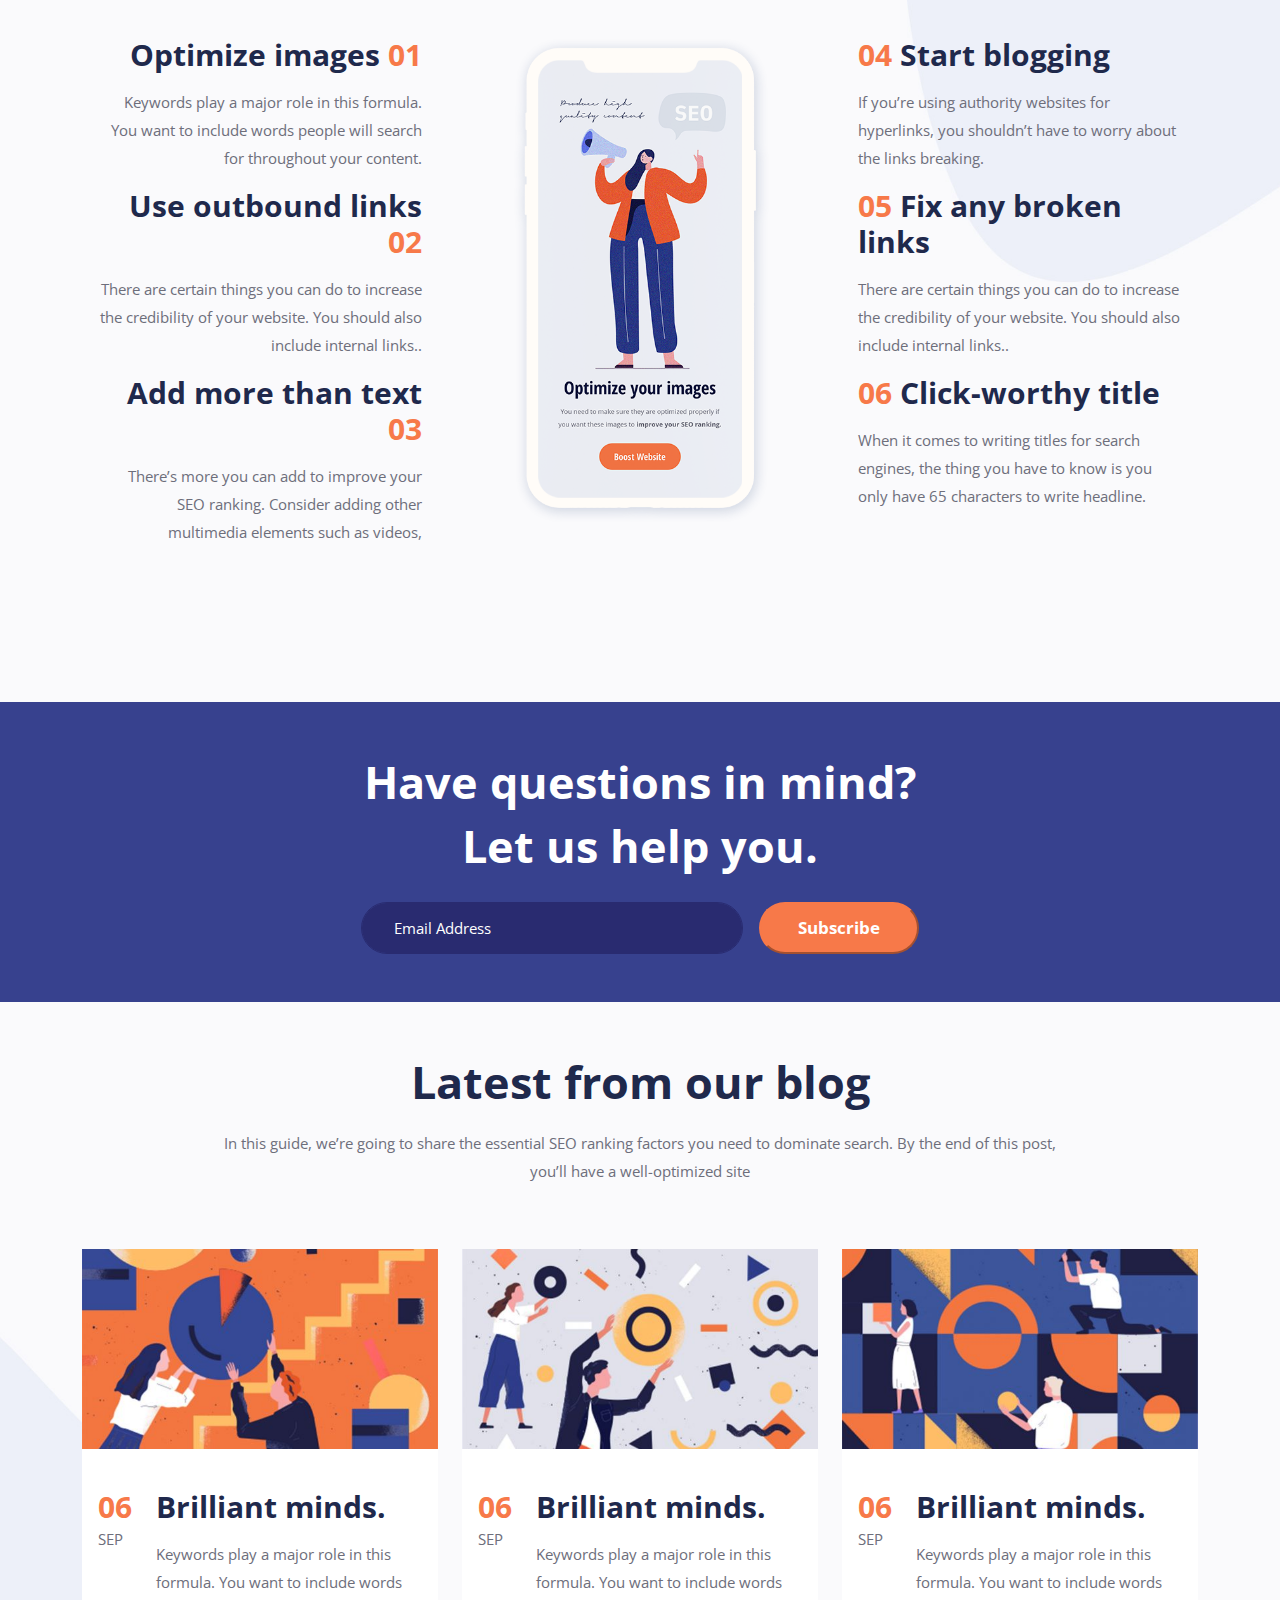
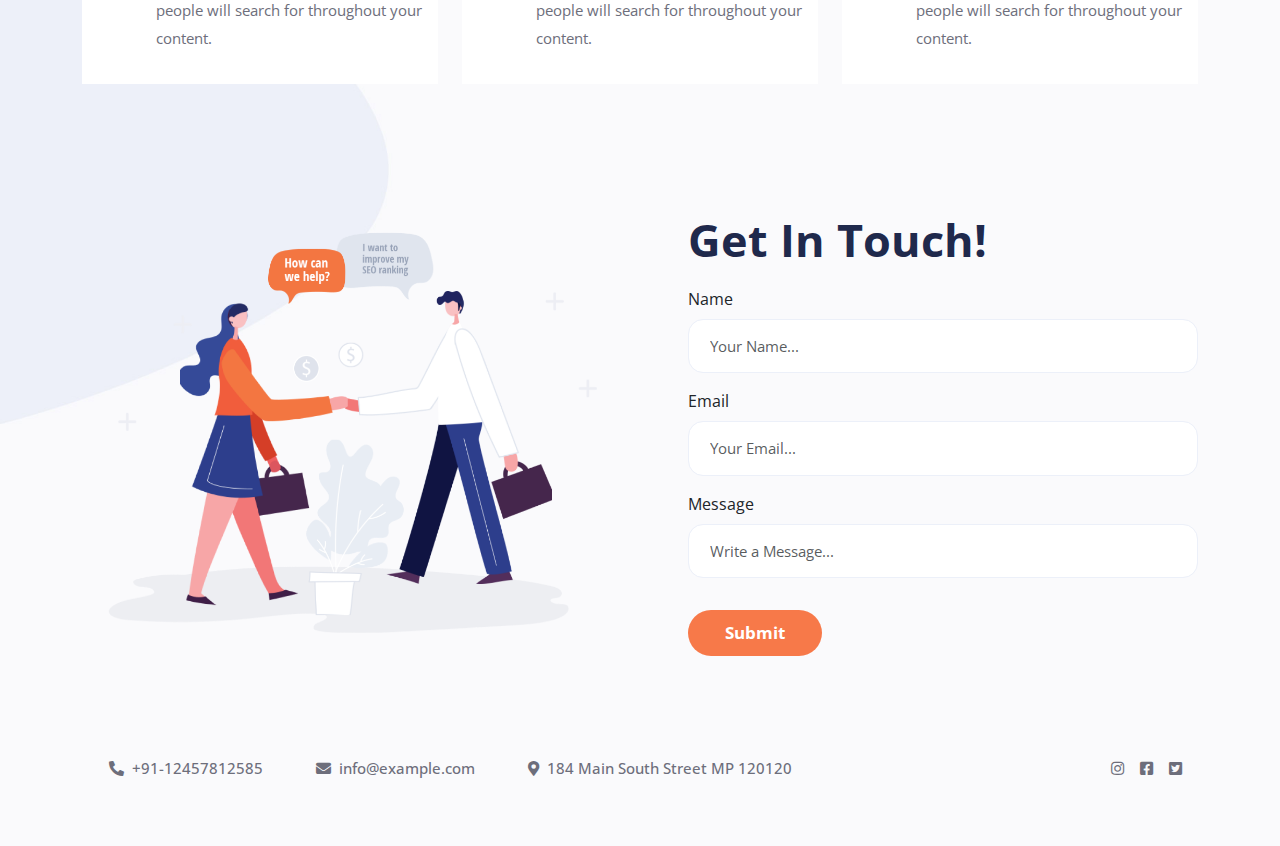
<file: projects/Website_Ranking/index.html>
<!DOCTYPE html>
<html lang="en">

<head>
    <meta charset="UTF-8">
    <meta name="viewport" content="width=device-width, initial-scale=1.0"> 
    <title>SEO Landing Page by Code4education</title>

    <!-- FAVICON -->
    <link rel="icon" type="image/png" href="images/favicon.png">

    <!-- Bootstrap 5 CDN Links -->
    <link rel="stylesheet" href="https://cdnjs.cloudflare.com/ajax/libs/twitter-bootstrap/5.1.0/css/bootstrap.min.css">
    <link rel="stylesheet" href="https://cdnjs.cloudflare.com/ajax/libs/font-awesome/5.15.4/css/all.min.css">

    <!-- Custom File's Link -->
    <link rel="stylesheet" href="css/style.css">
    <link rel="stylesheet" href="css/responsive-style.css">

</head>

<body data-bs-spy="scroll" data-bs-target=".navbar" data-bs-offset="85">
    <!-- Navbar section -->
    <header class="header_wrapper">
        <nav class="navbar navbar-expand-lg fixed-top">
            <div class="container">
              <a class="navbar-brand" href="#">
                  <img decoding="async" src="images/logo.png" class="img-fluid" alt="logo">
              </a>

              <button class="navbar-toggler" type="button" data-bs-toggle="collapse" data-bs-target="#navbarNav" aria-controls="navbarNav" aria-expanded="false" aria-label="Toggle navigation">
                <!-- <span class="navbar-toggler-icon"></span> -->
                <i class="fas fa-stream navbar-toggler-icon"></i>
              </button>

              <div class="collapse navbar-collapse justify-content-end" id="navbarNav">
                <ul class="navbar-nav menu-navbar-nav">
                  <li class="nav-item">
                    <a class="nav-link active" aria-current="page" href="#home">Home</a>
                  </li>
                  <li class="nav-item">
                    <a class="nav-link" href="#about">About</a>
                  </li>
                  <li class="nav-item">
                    <a class="nav-link" href="#services">Services</a>
                  </li> 
                  <li class="nav-item">
                    <a class="nav-link" href="#blog">Blog</a>
                  </li>
                  <li class="nav-item">
                    <a class="nav-link" href="#contact">Contact</a>
                  </li> 
                  <li class="nav-item">
                    <a class="main-btn" href="#">Free Quote</a>
                  </li>  
                </ul>
              </div>
            </div>
          </nav>
    </header>
     
    <!-- Navbar section exit -->

    <!-- Banner section -->
    <section id="home" class="banner_wrapper">
        <div class="container">
            <div class="row align-items-center flex-md-row-reverse">
                <div class="col-md-6">
                    <img decoding="async" src="images/hero_img.png" class="img-fluid" alt="Banner">
                </div>
                <div class="col-md-6 my-5 my-md-0 text-center text-md-start">
                    <h1>Get More For <br />Your Money.</h1>
                    <p>Lorem Ipsum is simply dummy text of the printing and typesetting industry. Ipsum has been the
                        industry's standard dummy text ever since the 1500s, when an unknown printer took a galley of
                        type and scrambled it to make a type specimen book.</p>
                    <div class="mt-4">
                        <a class="main-btn" href="#about">Read More</a>
                    </div>
                </div> 
            </div>
        </div>
    </section> 
    <!-- Banner section exit -->

    <!-- About section -->
    <section id="about" class="about_wrapper">
        <div class="container">
            <div class="row justify-content-between align-items-center">
                <div class="col-md-6 col-sm-12 mb-4 mb-md-0">
                    <img decoding="async" src="images/about-img.png" class="img-fluid" alt="#">
                </div>
                <div class="col-md-6 col-sm-12 ps-md-5 text-center text-md-start">
                    <h2>How do you get top <br class="">ranks in SEO?</h2>
                    <p>Lorem Ipsum is simply dummy text of the printing and typesetting industry.
                        Lorem Ipsum has been the industry's standard dummy text ever since the when an unknown..</p>
                    <a href="#" class="main-btn">Read More</a>
                </div>

            </div>
        </div>
    </section> 
    <!-- About section exit -->

    <!-- Services section -->
    <section id="services" class="services_wrapper">

        <div class="container">

            <div class="row pb-5">
                <div class="col-lg-4 col-md-6 col-12 mb-4">
                    <div class="box  rounded-3 card py-4  border-0 text-center">
                        <div class="card-body">
                            <img decoding="async" src="./images/service/icon-1.png" alt="service" class="img-fluid mb-4">
                            <h3>Use keywords</h3>
                            <p class="text-black">Keywords play a major role in this formula. You want to include words people will search
                                for throughout your content.</p>
                        </div>
                    </div>
                </div>
                <div class="col-lg-4 col-md-6 col-12 mb-4">
                    <div class="card py-4 box  rounded-3 border-0 rounded-0 text-center">
                        <div class="card-body">
                            <img decoding="async" src="./images/service/icon-2.png" alt="service" class="img-fluid mb-4">
                            <h3>High quality content</h3>
                            <p class="text-black">To drive more traffic to your website and increase its popularity, you need to give
                                visitors a reason to keep coming back.</p>
                        </div>
                    </div>
                </div>
                <div class="col-lg-4 col-md-6 col-12 mb-4">
                    <div class="card py-4 box  rounded-3 order-0 rounded-0 text-center">
                        <div class="card-body">
                            <img decoding="async" src="./images/service/icon-3.png" alt="service" class="img-fluid mb-4">
                            <h3>Diversify your links</h3>
                            <p class="text-black">There are a lot of different types of links you can get such as blog roll links, homepage
                                links, links from blog posts, directory links...</p>
                        </div>
                    </div>
                </div>
            </div>


            <div class="row">

                <div class="col-lg-4 col-md-6 col-12 mb-4">

                    <div class="card bg-transparent border-0">

                        <div class="card-body text-md-end">
                            <h3>Optimize images <span>01 </span></h3>
                            <p>Keywords play a major role in this formula. You want to include words people will search
                                for throughout your content.</p>
                            <h3>Use outbound links <span>02 </span></h3>
                            <p>There are certain things you can do to increase the credibility of your website. You
                                should also include internal links..</p>
                            <h3>Add more than text <span>03 </span></h3>
                            <p>There’s more you can add to improve your SEO ranking. Consider adding other multimedia
                                elements such as videos,</p>
                        </div>
                    </div>
                </div>


                <div class="col-lg-4 col-md-6 col-12 mb-4">

                    <div class="card bg-transparent border-0">

                        <div class="card-body text-center">

                            <img decoding="async" src="./images/service/single-img-2-1.png" class="img-fluid mb-4 service_phone">

                        </div>
                    </div>
                </div>


                <div class="col-lg-4 col-md-6 col-12 mb-4">

                    <div class="card bg-transparent border-0">

                        <div class="card-body text-start">

                            <h3><span>04 </span>Start blogging</h3>
                            <p>If you’re using authority websites for hyperlinks, you shouldn’t have to worry about the
                                links breaking.</p>
                            <h3><span>05 </span>Fix any broken links</h3>
                            <p>There are certain things you can do to increase the credibility of your website. You
                                should also include internal links..</p>
                            <h3><span>06 </span>Click-worthy title</h3>
                            <p>When it comes to writing titles for search engines, the thing you have to know is you
                                only have 65 characters to write headline.</p>
                        </div>
                    </div>
                </div>
            </div>
        </div>
    </section> 

    <!-- Services section exit -->


    <!-- Blog section -->
    <section id="blog" class="blog_wrapper">

        <div class="newsletter_wrapper">

            <div class="container py-5">

                <div class="row align-items-center">
                    <div class="col-sm-12 text-center">

                        <h2 class="text-white mb-4">Have questions in mind? <br class="d-none d-lg-block">Let us help
                            you.</h2>
                        <form class="d-flex newsletter">
                            <input type="email" class="form-control" placeholder="Email Address">
                            <button type="submit" class="main-btn ms-3">Subscribe</button>
                        </form>
                    </div>
                </div>
            </div> 
        </div>


        <div class="container">
            <div class="row py-5">
                <div class="col-sm-12 text-center">
                    <h2>Latest from our blog </h2>
                    <p class="w-75 mx-auto ">In this guide, we’re going to share the essential SEO ranking factors you
                        need to dominate search. By the end of this post, you’ll have a well-optimized site</p>
                </div>
            </div>

            <div class="row">
                <div class="col-lg-4 col-md-6 col-12 mb-4">

                    <div class="card bg-white border-0 rounded-0">

                        <img decoding="async" src="./images/Blog/blog-img-1.jpg" class="img-fluid mb-4">
                        <div class="card-body d-flex">
                            <div class="me-4">
                                <h3 class="mb-0 date">06</h3>
                                <p>SEP</p>
                            </div>

                            <div>
                                <h3><a href="#">Brilliant minds.</a></h3>
                                <p>Keywords play a major role in this formula. You want to include words people will
                                    search for throughout your content.</p>
                            </div>

                        </div>
                    </div>
                </div>

                <div class="col-lg-4 col-md-6 col-12 mb-4">

                    <div class="card bg-white border-0 rounded-0">
                        <img decoding="async" src="./images/Blog/blog-img-2.jpg" class="img-fluid mb-4">
                        <div class="card-body d-flex">
                            <div class="me-4">
                                <h3 class="mb-0 date">06</h3>
                                <p>SEP</p>
                            </div>

                            <div>
                                <h3><a href="#">Brilliant minds.</a></h3>
                                <p>Keywords play a major role in this formula. You want to include words people will
                                    search for throughout your content.</p>
                            </div>

                        </div>
                    </div>
                </div>

                <div class="col-lg-4 col-md-6 col-12 mb-4">

                    <div class="card bg-white border-0 rounded-0">
                        <img decoding="async" src="./images/Blog/blog-img-3.jpg" class="img-fluid mb-4">
                        <div class="card-body d-flex">
                            <div class="me-4">
                                <h3 class="mb-0 date">06</h3>
                                <p>SEP</p>
                            </div>

                            <div>
                                <h3><a href="#">Brilliant minds.</a></h3>
                                <p>Keywords play a major role in this formula. You want to include words people will
                                    search for throughout your content.</p>
                            </div>

                        </div>
                    </div>
                </div>
            </div>
        </div>
    </section> 
    <!-- Blog section exit -->

    <!-- Contact section -->
    <section id="contact" class="contact_wrapper">
        <div class="container">
            <div class="row justify-content-between align-items-center">
                <div class="col-md-6 col-sm-12 mb-5 mb-md-0">
                    <img decoding="async" src="./images/contact.png" class="img-fluid">
                </div>
                <div class="col-md-6 col-sm-12 ps-md-5">
                    <h2>Get In Touch!</h2>
                    <form>
                        <div class="mb-3">
                            <label for="name" class="form-label">Name</label>
                            <input type="text" class="form-control" id="name" placeholder="Your Name..." autocomplete="off">
                        </div>
                        <div class="mb-3">
                            <label for="email" class="form-label">Email</label>
                            <input type="email" class="form-control" id="name" placeholder="Your Email..." autocomplete="off">
                        </div>
                        <div class="mb-3">
                            <label for="message" class="form-label">Message</label>
                            <input cols="40" rows="4" class="form-control" id="message" placeholder="Write a Message..." autocomplete="off">
                        </div>
                        <button type="submit" class="main-btn border-0 mt-3">Submit</button>
                    </form>
                </div>
            </div>
        </div>
    </section> 
    <!-- contact section exit -->

    <!-- Footer section -->
    <section id="contact" class="footer_wrapper mt-3 mt-md-0">
        <div class="container">

            <div class="row">
                <div class="col-xl-8">

                    <ul class="list-unstyled d-flex flex-column flex-md-row justify-content-start justify-content-md-around">
                        <li class="mb-3 mb-md-0">
                            <a href="#"><i class="fas fa-phone-alt me-1"></i> +91-12457812585</a>
                        </li>
                        <li class="mb-3 mb-md-0">
                            <a href="#"><i class="fas fa-envelope me-1"></i> info@example.com</a>
                        </li>
                        <li class="mb-3 mb-md-0">
                            <a href="#"><i class="fas fa-map-marker-alt me-1"></i> 184 Main South Street MP 120120</a>
                        </li>
                    </ul>
                </div>

                <div class="col-xl-4">

                    <ul class="list-unstyled d-flex justify-content-sm-center justify-content-xl-end">
                        <li>
                            <a href="#"><i class="fab fa-instagram me-3"></i></a>
                        </li>
                        <li>
                            <a href="#"><i class="fab fa-facebook-square me-3"></i> </a>
                        </li>
                        <li>
                            <a href="#"><i class="fab fa-twitter-square me-3"></i></a>
                        </li>
                    </ul>
                </div>
            </div>
        </div>
    </section>
     
    <!-- Footer section exit -->

    <!-- Bootstrap 5 JS CDN Links -->
    <script src="https://cdnjs.cloudflare.com/ajax/libs/popper.js/2.9.2/umd/popper.min.js"></script>
    <script src="https://cdnjs.cloudflare.com/ajax/libs/twitter-bootstrap/5.1.0/js/bootstrap.min.js"></script> 

    <!-- Custom Js Link -->
    <script src="js/main.js"></script>
</body>

</html>
</file>
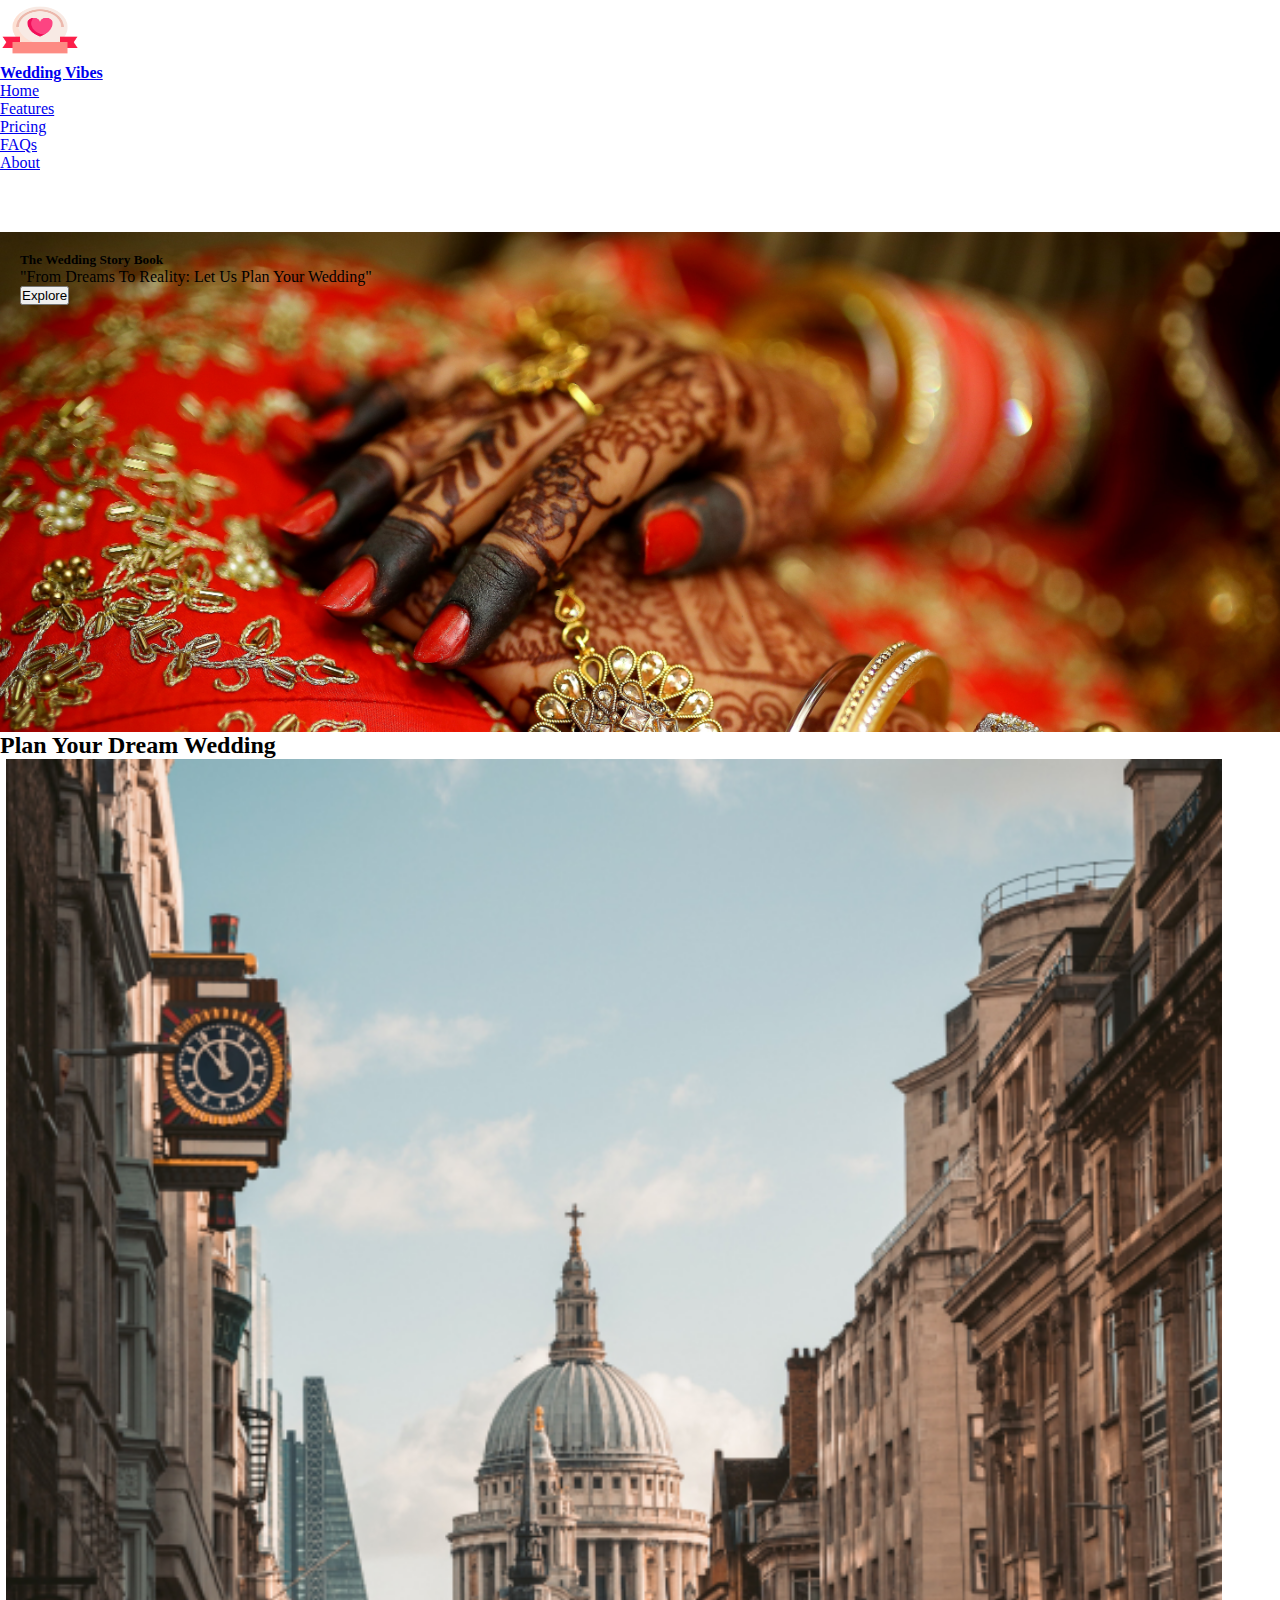
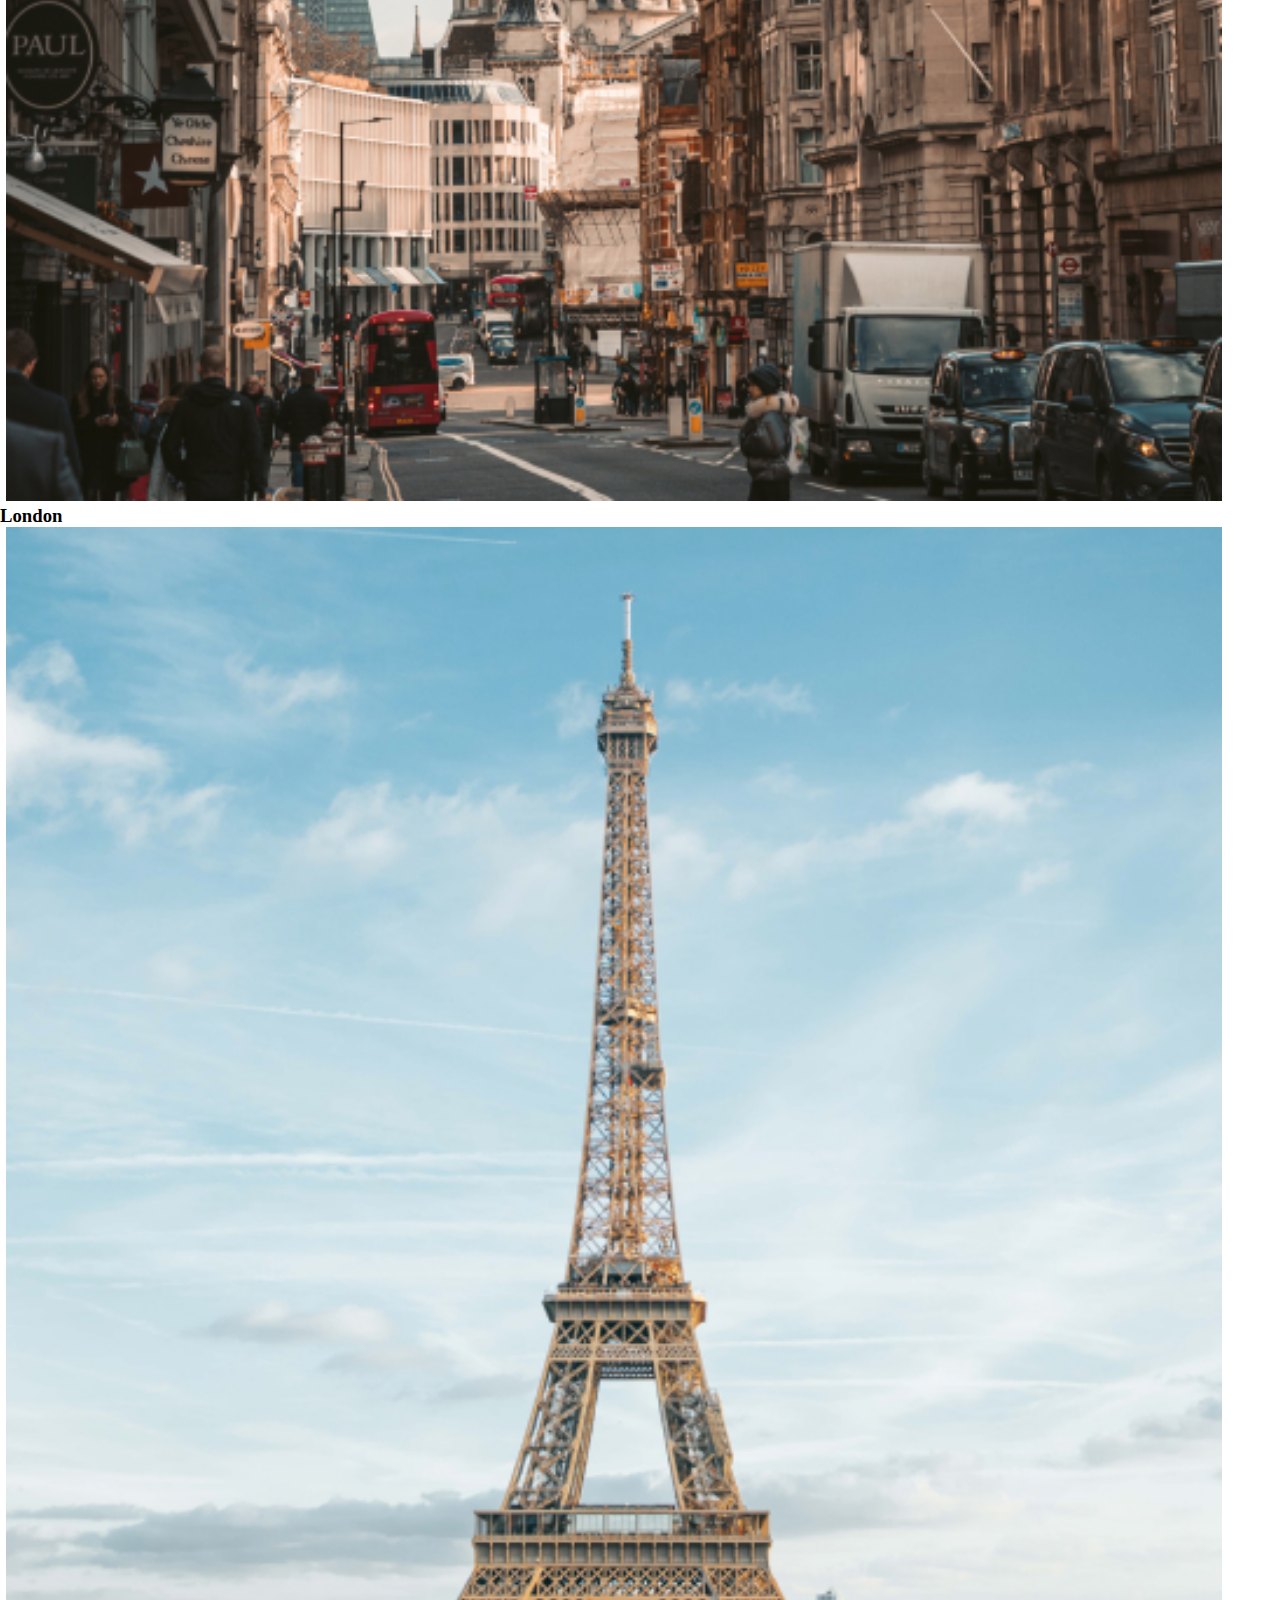
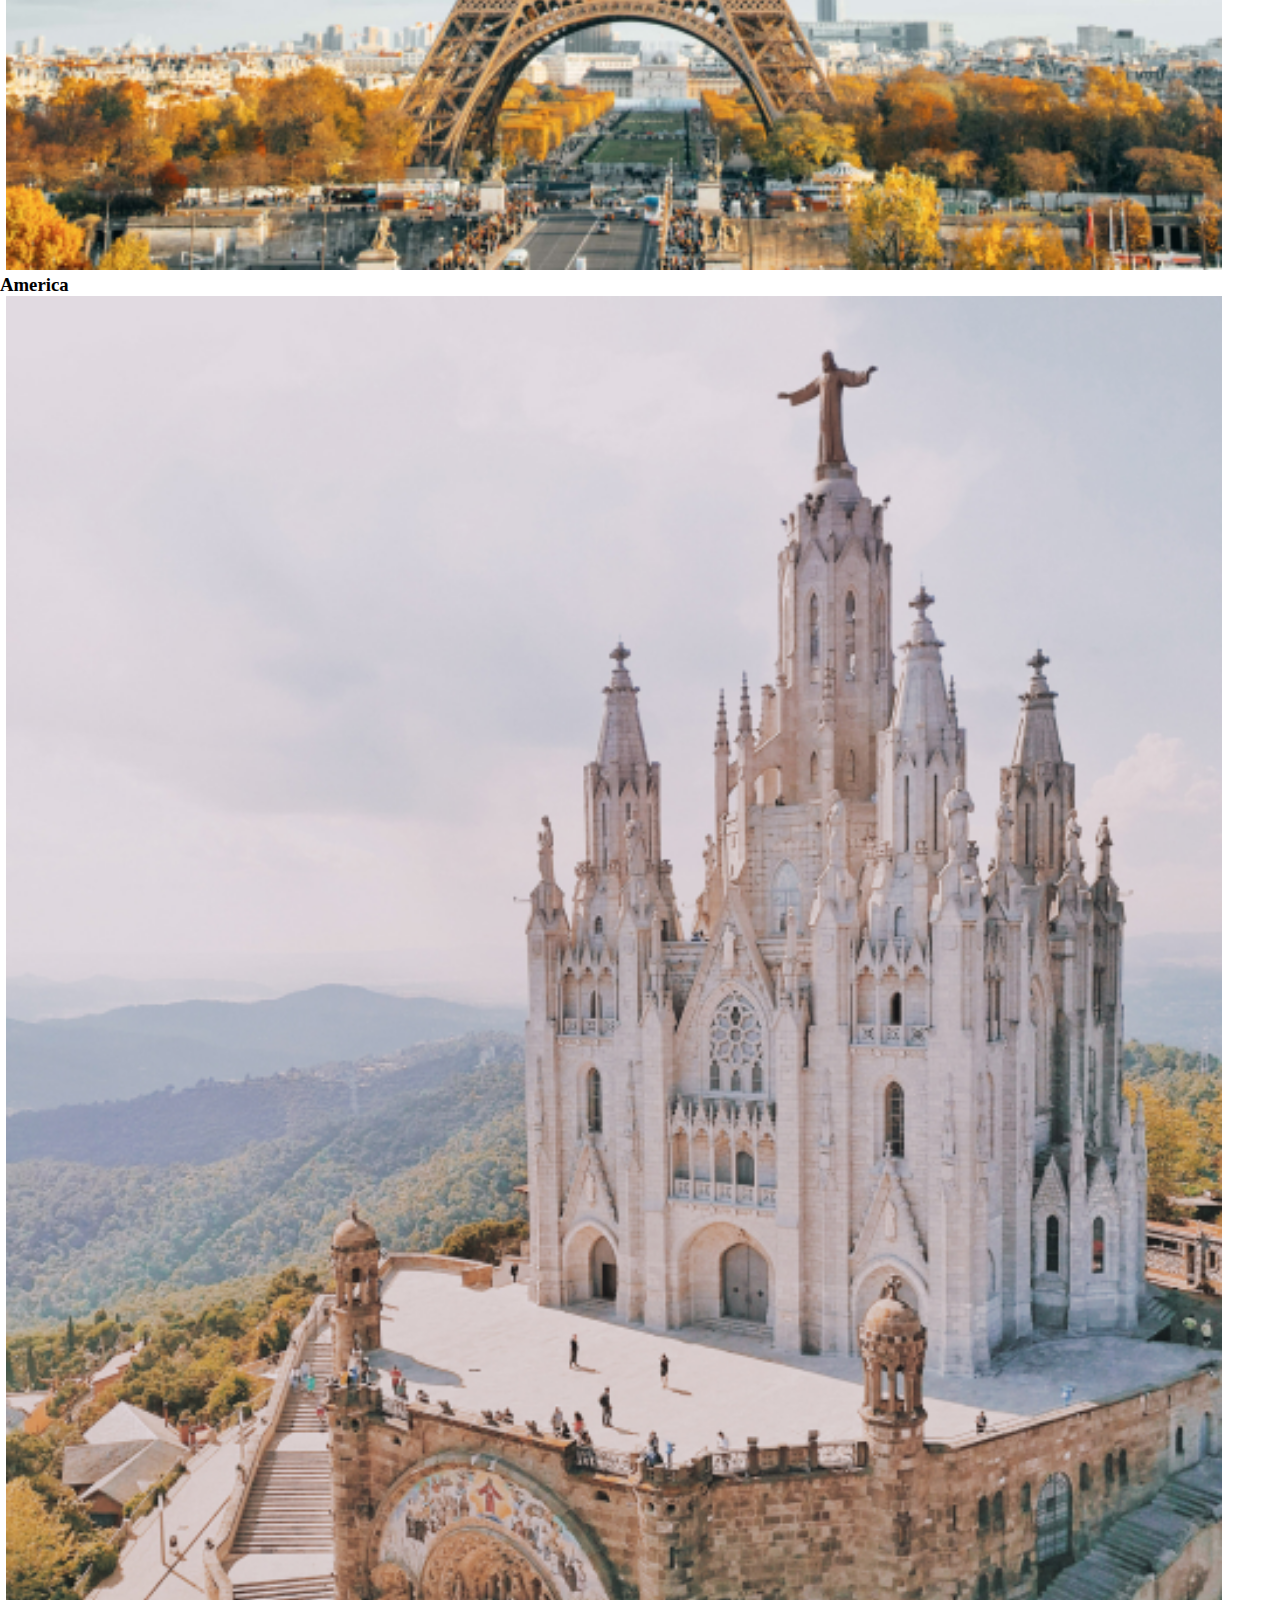
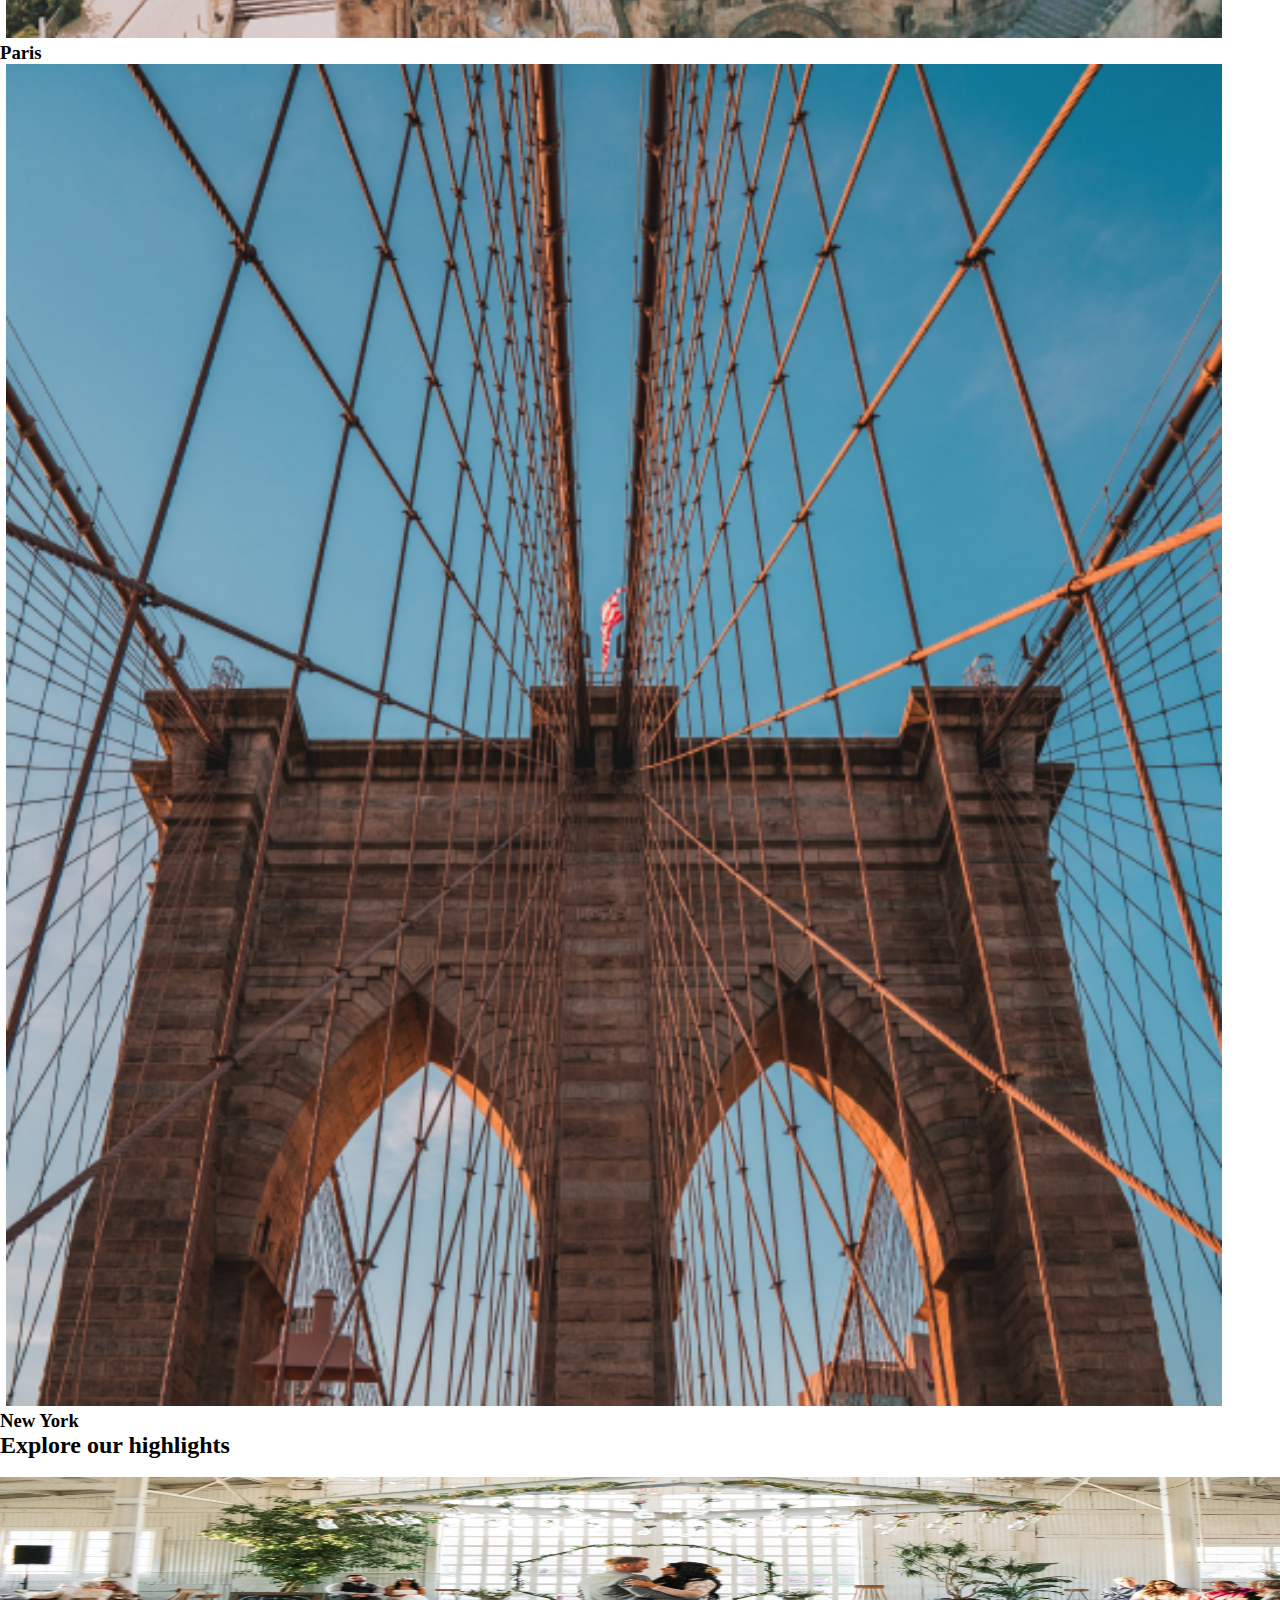
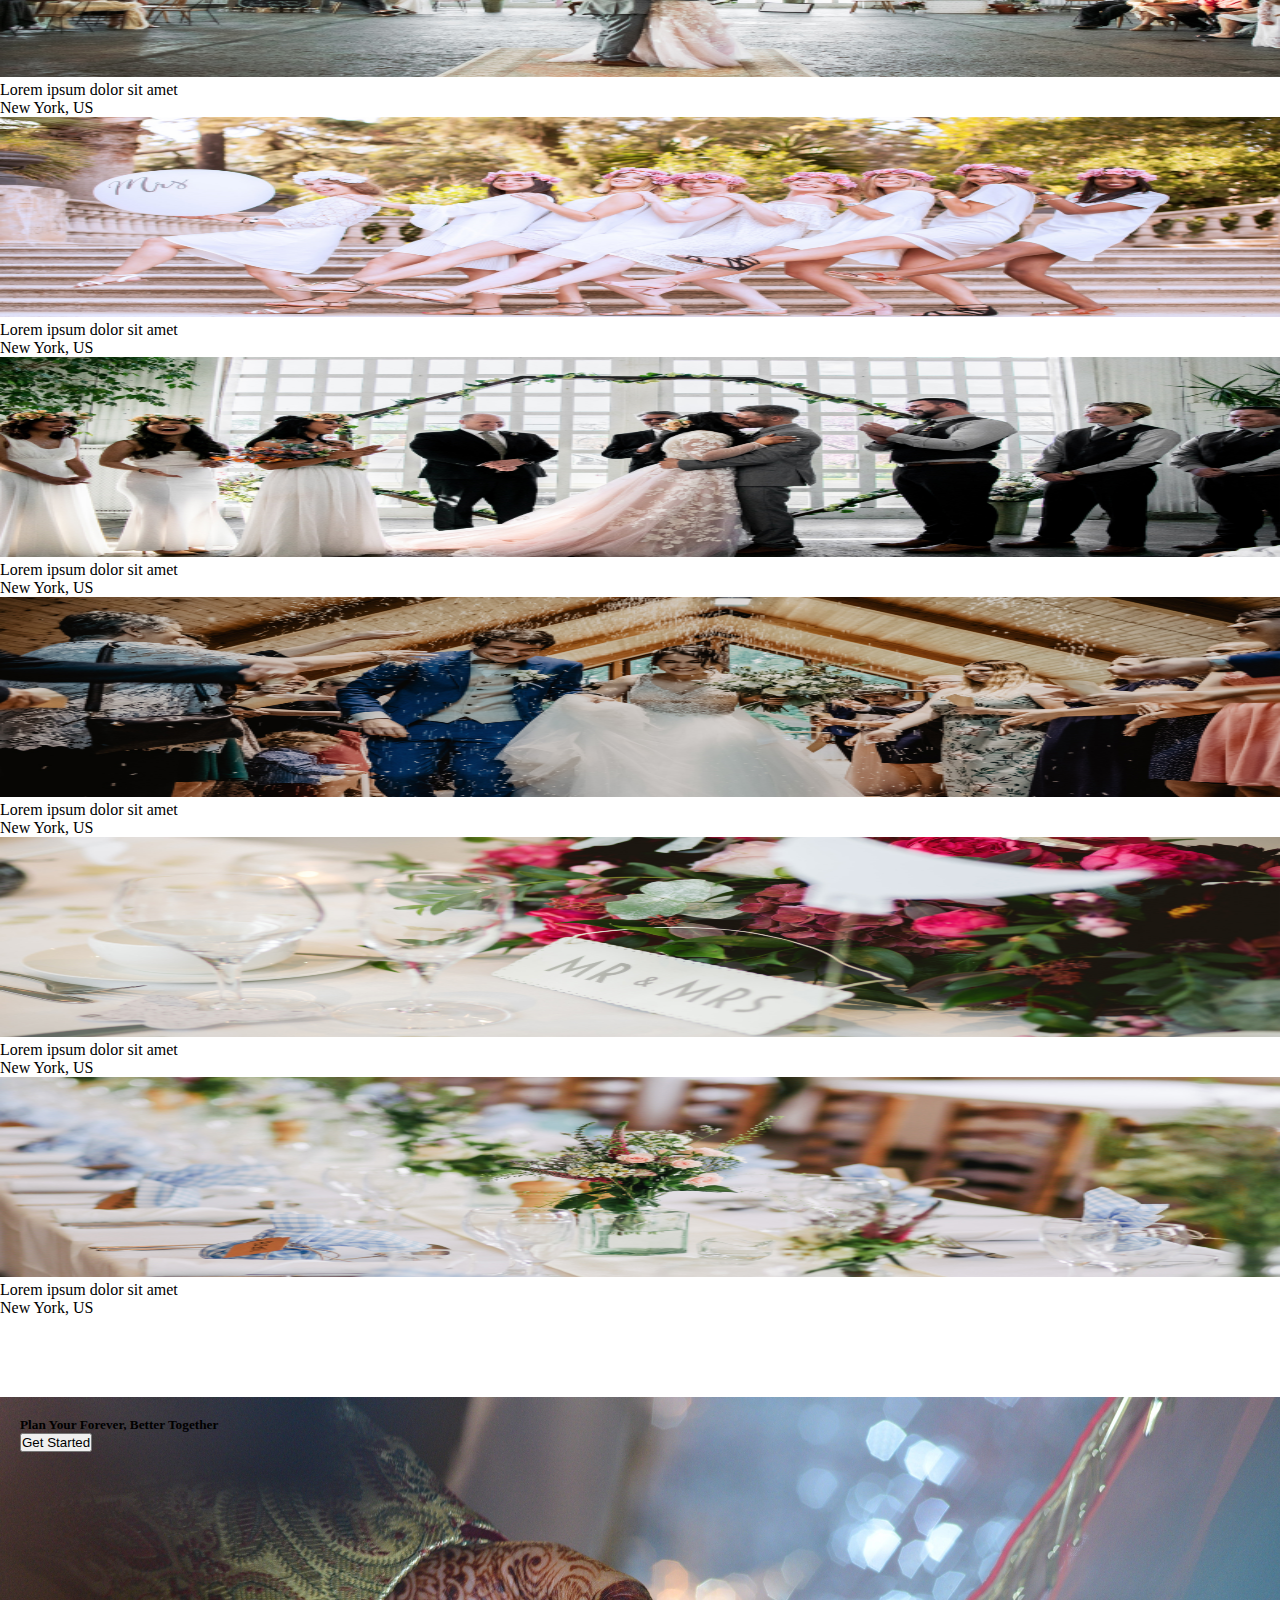
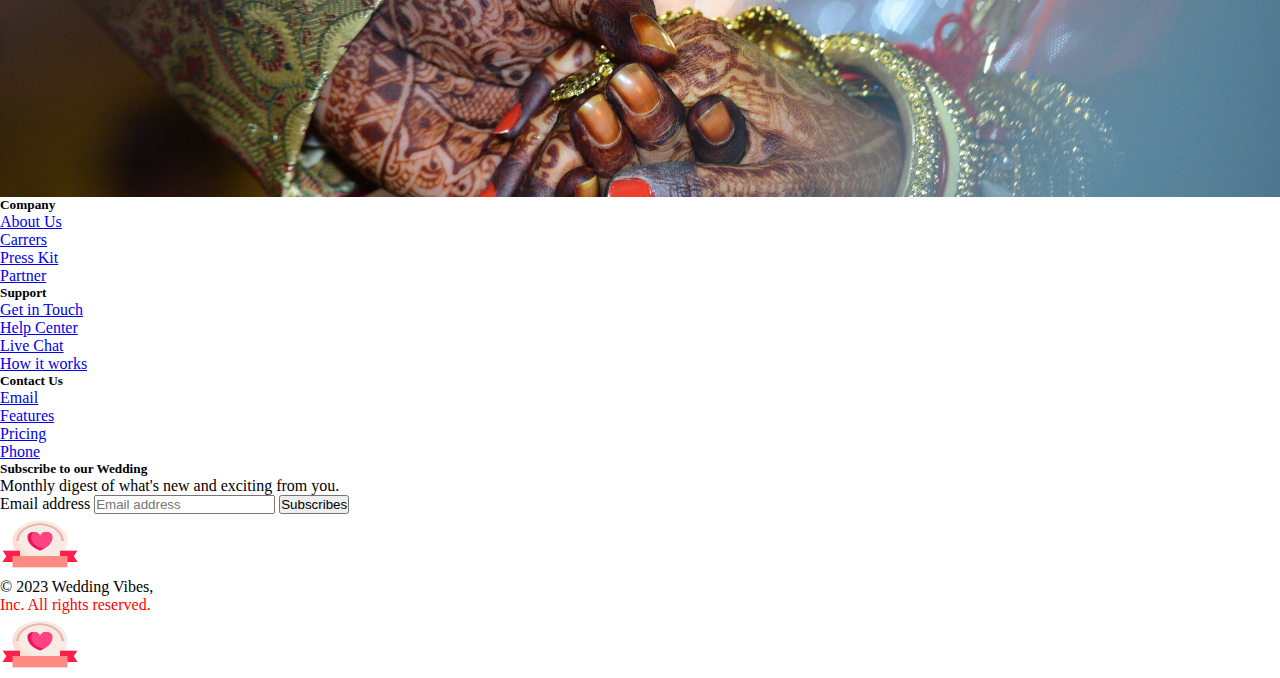
<file: projects/wedding/index.html>
<!DOCTYPE html>
<html lang="en">

<head>
    <meta charset="UTF-8">
    <meta http-equiv="X-UA-Compatible" content="IE=edge">
    <meta name="viewport" content="width=device-width, initial-scale=1.0">
    <title>Wedding Plans</title>
    <link href="https://cdn.jsdelivr.net/npm/bootstrap@5.3.0-alpha3/dist/css/bootstrap.min.css" rel="stylesheet"
        integrity="sha384-KK94CHFLLe+nY2dmCWGMq91rCGa5gtU4mk92HdvYe+M/SXH301p5ILy+dN9+nJOZ" crossorigin="anonymous">
    <link rel="stylesheet" href="./css/style.css">
</head>

<body>
    <!-- Section1 -->
    <!-- Navbar -->
    
    <header class="p-3 bg-info-subtle ">
        <div class="container">
            <div class="d-flex flex-wrap align-items-center justify-content-start justify-content-lg-start">

                <a href="#" class="d-flex align-items-center mb-2 mb-lg-0 gap-4 ">
                    <img class="m-0" width="80" height="60" src="./images/illustrations/ribbon.png" alt="">
                    <h4 class="mt-2  text-black fw-bold ">Wedding Vibes</h4>
                    
                </a>

                <ul class="nav col-12 col-lg-auto me-lg-auto mb-2 justify-content-center mb-md-0 gap-5">
                    <li><a href="#" class="nav-link px-2 text-secondary fw-bold active ms-5">Home</a></li>
                    <li><a href="#" class="nav-link px-2 text-black fw-bold active">Features</a></li>
                    <li><a href="#" class="nav-link px-2 text-black fw-bold active">Pricing</a></li>
                    <li><a href="#" class="nav-link px-2 text-black fw-bold active">FAQs</a></li>
                    <li><a href="#" class="nav-link px-2 text-black fw-bold active">About</a></li>
                </ul>

            </div>
        </div>
    </header>


    <!--Section 2  -->
    <div class="container-fluid">
        <div class="row">
            <div class="Bg col-12 col-sm-12 col-md-12 col-lg-12">
                <!-- bg image added -->
                <div class="heading text-center  shadow-lg rounded-3 ">
                    <h5 class="text-white display-3 fw-bold ">The Wedding Story Book</h5>
                    <p class="text-white font-monospace fs-5">"From Dreams To Reality: Let Us Plan Your Wedding" </p>
                    <button type="button" class="btn  btn-warning"fw-bold fs-4 ">Explore</button>

                </div>
            </div>
        </div>
    </div>


    <!-- Section3  -->

    <div class="container p-5 mt-5 bg-body-tertiary rounded-3  mb-5">

        <div class="row pb-4">
            <!-- caption -->
            <div class="col-md-12 col-12 col-lg-12">
                <h2 class="mb-0 fs-2 font-monospace text-decoration-underline fw-bold">Plan Your Dream Wedding</h2>
            </div>

        </div>

        <div class="row">
            <!-- col -->
            <div class="col-lg-3 col-md-6 col-12 mb-3">
                <div class="box h-100 shadow rounded text-white mb-4 mb-lg-0 border border-info">
                    <img src="./images/illustrations/location-img-1.jpg" class="rounded mt-2" width="95%" alt="img">

                    <div class="cont text-center">
                        <h3 class="text-info font-monospace fw-bold">London</h3>
                    </div>
                    <a href="#" class="stretched-link"></a>
                </div>

            </div>


           <!-- col -->
           <div class="col-lg-3 col-md-6 col-12 mb-3">
            <div class="box h-100 shadow rounded text-white mb-4 mb-lg-0 border border-info">
                <img src="./images/illustrations/location-img-2.jpg" class="rounded  mt-2" width="95%" alt="img">

                <div class="cont text-center">
                    <h3 class="text-info  font-monospace fw-bold">America</h3>
                </div>
                <a href="#" class="stretched-link"></a>
            </div>

        </div>


           <!-- col -->
           <div class="col-lg-3 col-md-6 col-12 mb-3">
            <div class="box h-100 shadow rounded text-white mb-4 mb-lg-0 border border-info">
                <img src="./images/illustrations/location-img-3.jpg" class="rounded  mt-2" width="95%" alt="img">

                <div class="cont text-center">
                    <h3 class="text-info font-monospace  fw-bold">Paris</h3>
                </div>
                <a href="#" class="stretched-link"></a>
            </div>

        </div>


            <!-- col -->
            <div class="col-lg-3 col-md-6 col-12 mb-3">
                <div class="box h-100 shadow rounded text-white mb-4 mb-lg-0 border border-info">
                    <img src="./images/illustrations/location-img-4.jpg" class="rounded  mt-2" width="95%" alt="img">

                    <div class="cont text-center">
                        <h3 class="text-info font-monospace fw-bold">New York</h3>
                    </div>
                    <a href="#" class="stretched-link"></a>
                </div>

            </div>

        </div>

    </div>


<!-- Section4 -->

<div class="container-fluid mb-5 p-5 mt-5 bg-body-tertiary rounded-3 ">
    <div class="row">
        <div class="col-12 col-md-12 col-lg-12">
            <div class="content text-center ">
                <h2 class="mb-0 fs-2 font-monospace text-decoration-underline fw-bold">Explore our highlights</h2>
            </br>
                <div class="class border-bottom"></div>
            </div>
        </div>
    </div>

     <!-- box1 -->
    <div class="row mb-5">
        <div class="col-12 col-md-6 col-lg-4 mt-5">
            <div class="box1 shadow h-100 bg-light rounded-3">
                    <img class="rounded-3" src="./images/illustrations/wc-img-1.jpg" height="200px" width="100%" alt="">
                <div class="text-start">
                    <p class="fs-5 m-2">Lorem ipsum dolor sit amet </p>
                    <p class="text-black-50 m-2" >New York, US</p>
            </div>
                </div>   
        </div>

         <!-- box2 -->
        <div class="col-12 col-md-6 col-lg-4 mt-5">
            <div class="box1 shadow h-100 mb-3 bg-light rounded-3">
                <div class="  img2 ">
                    <img class="rounded-3" src="./images/illustrations/wc-img-2.jpg" height="200px" width="100%" alt="">
                </div>
                <div class="text-start">
                    <p class="fs-5 m-2">Lorem ipsum dolor sit amet </p>
                    <p class="text-black-50 m-2" >New York, US</p>
            </div>
            </div>   
        </div>

         <!-- box3 -->
        <div class="col-12 col-md-6 col-lg-4 mt-5">
            <div class="box1 shadow h-100 mb-3 bg-light rounded-3">
                <div class="  img2 ">
                    <img class="rounded-3" src="./images/illustrations/wc-img-3.jpg" height="200px" width="100%" alt="">
                </div>
                <div class="text-start">
                    <p class="fs-5 m-2">Lorem ipsum dolor sit amet </p>
                    <p class="text-black-50 m-2" >New York, US</p>
            </div>
            </div>   
        </div>
    

     <!-- box4 -->
        <div class="col-12 col-md-6 col-lg-4 mt-5">
            <div class="box1 shadow h-100 mb-3 bg-light rounded-3">
                <div class="  img2 ">
                    <img class="rounded-3" src="./images/illustrations/wc-img-4.jpg" height="200px" width="100%" alt="">
                </div>
                <div class="text-start">
                    <p class="fs-5 m-2">Lorem ipsum dolor sit amet </p>
                    <p class="text-black-50 m-2" >New York, US</p>
            </div>
            </div>   

        </div>

         <!-- box5 -->
        <div class="col-12 col-md-6 col-lg-4 mt-5">
            <div class="box1 shadow h-100 mb-3 bg-light rounded-3">
                <div class="  img2 ">
                    <img class="rounded-3" src="./images/illustrations/wc-img-5.jpg" height="200px" width="100%" alt="">
                </div>
                <div class="text-start">
                    <p class="fs-5 m-2">Lorem ipsum dolor sit amet </p>
                    <p class="text-black-50 m-2" >New York, US</p>
            </div>
            </div>   
        </div>

        <!-- box6 -->

        <div class="col-12 col-md-6 col-lg-4 mt-5">
            <div class="box1 shadow-lg h-100 mb-3 bg-light rounded-3">
                <div class="  img2 ">
                    <img class="rounded-3" src="./images/illustrations/wc-img-6.jpg" height="200px" width="100%" alt="">
                </div>
                <div class="text-start">
                    <p class="fs-5 m-2">Lorem ipsum dolor sit amet </p>
                    <p class="text-black-50 m-2" >New York, US</p>
            </div>

            </div>   
        </div>
   
</div>
</div>

<!-- Section 5 -->

<div class="container-fluid mb-5">
    <div class="row">
        <div class="Bg1 col-12 col-sm-12 col-md-12 col-lg-12">
            <!-- bg image added -->
            <div class="heading1 text-center  shadow-lg rounded-3">
                <h5 class="text-white display-3 fw-bold mt-5 ">Plan Your Forever, Better Together</h5>
                <!-- <p class="text-white font-monospace fs-5">"From Dreams To Reality: Let Us Plan Your Wedding" </p> -->
                <button type="button" class="btn btn-outline-warning  fw-bold fs-4 ">Get Started</button>

            </div>
        </div>
    </div>
</div>


<!-- Section 6 -->
<!-- Footer -->
 <div class="container-fluid bg-info-subtle">
    <footer class="py-5">
      <div class="row">
        <div class="col-6 col-md-2 mb-3">
          <h5 class="text-black text-decoration-underline">Company</h5>
          <ul class="nav flex-column">
            <li class="nav-item mb-2"><a href="#" class="nav-link p-0 text-black">About Us</a></li>
            <li class="nav-item mb-2"><a href="#" class="nav-link p-0 text-black">Carrers</a></li>
            <li class="nav-item mb-2"><a href="#" class="nav-link p-0 text-black">Press Kit</a></li>
            <li class="nav-item mb-2"><a href="#" class="nav-link p-0 text-black">Partner</a></li>
          </ul>
        </div>
  
       




        <div class="col-6 col-md-2 mb-3">
          <h5 class="text-black text-decoration-underline"> Support</h5>
          <ul class="nav flex-column">
            <li class="nav-item mb-2"><a href="#" class="nav-link p-0 text-black">Get in Touch</a></li>
            <li class="nav-item mb-2"><a href="#" class="nav-link p-0 text-black">Help Center</a></li>
            <li class="nav-item mb-2"><a href="#" class="nav-link p-0 text-black">Live Chat</a></li>
            <li class="nav-item mb-2"><a href="#" class="nav-link p-0 text-black">How it works</a></li>
          </ul>
        </div>
  
        <div class="col-6 col-md-2 mb-3">
          <h5 class="text-black text-decoration-underline">Contact Us</h5>
          <ul class="nav flex-column">
            <li class="nav-item mb-2"><a href="#" class="nav-link p-0 text-black">Email</a></li>
            <li class="nav-item mb-2"><a href="#" class="nav-link p-0 text-black">Features</a></li>
            <li class="nav-item mb-2"><a href="#" class="nav-link p-0 text-black">Pricing</a></li>
            <li class="nav-item mb-2"><a href="#" class="nav-link p-0 text-black">Phone</a></li>
          </ul>
        </div>
  
        <div class="col-md-5 offset-md-1 mb-3">
          <form class="text-black ">
            <h5 >Subscribe to our Wedding</h5>
            <p>Monthly digest of what's new and exciting from you.</p>
            <div class="d-flex flex-column flex-sm-row w-100 gap-2">
              <label for="newsletter1" class="visually-hidden">Email address</label>
              <input id="newsletter1" type="text" class="form-control" placeholder="Email address" fdprocessedid="four7c">
              <button class="btn btn-primary" type="button" fdprocessedid="w1jwjli">Subscribes</button>
            </div>
          </form>
        </div>
      </div>
  
      <div class="d-flex flex-column flex-sm-row justify-content-center  border-top pt-5">
        <img class="m-0" width="80" height="60" src="./images/illustrations/ribbon.png" alt="">
        <p class="text-black pt-5">© 2023 Wedding Vibes, <p  class="pt-5" style="color: red;">Inc. All rights reserved.</p></p>
        <img class="m-0" width="80" height="60" src="./images/illustrations/ribbon.png" alt="">

      </div>
    </footer>
  </div> 

  
  </div>




  <script src="https://cdn.jsdelivr.net/npm/bootstrap@5.3.0-alpha3/dist/js/bootstrap.bundle.min.js" integrity="sha384-ENjdO4Dr2bkBIFxQpeoTz1HIcje39Wm4jDKdf19U8gI4ddQ3GYNS7NTKfAdVQSZe" crossorigin="anonymous"></script>
</body>

</html>
</file>
<file: projects/Dental_Clinic/css/style.css>
/* TABLE OF CONTENTS */
/* ------------------
1. General
2. Navbar
3. Banner
4. About
5. Services
6. Team
6. Gallery
7. Testimonial
8. Blog
9. Footer
-------------------- */

/* 1 General */
@import url('https://fonts.googleapis.com/css2?family=Josefin+Sans:wght@100;200;300;400;500;600;700&display=swap');
@import url('https://fonts.googleapis.com/css2?family=Roboto+Slab:wght@100;200;300;400;500;600;700;900&display=swap');

* {
    box-sizing: border-box;
    margin: 0;
    padding: 0;
}

:root {
    /* Background Color */
    --primary-color: #004caa;
    --secondary-color: #fc5185;
    --bg-light-blue: #3672bc;
    --bg-dark: #666;
    --bg-white: #fff;

    /* Text Style */
    --primary-font: 'Roboto Slab', serif;
    --secondary-font: 'Josefin Sans', sans-serif;
    --primary-text: #004caa;
    --secondary-text: #fc5185;
    --text-white: #fff;
    --text-black: #222;
    --text-gray: #666;
    --text-light: #ddd;
}

body {
    font-family: var(--primary-font);
    background-color: var(--bg-white);
}

a {
    text-decoration: none;
}

::-webkit-scrollbar {
    width: .375rem;
}

::-webkit-scrollbar-track {
    background: var(--bg-light-blue);
}

::-webkit-scrollbar-thumb {
    background: var(--secondary-color);
}

.wrapper{
    padding:6.25rem 0;
}
.main-btn{
    display: inline-block;
    border:.0625rem solid var(--bg-white);
    color:var(--text-white);
    text-align: center;
    padding:.75rem 1.375rem;
    font-size: 1rem;
    background:transparent;
    text-transform: capitalize;
    border-radius: .1875rem;
    transition:all 0.3s ease-in-out;
}
.main-btn:hover{
    background-color:var(--secondary-color);
    border-color:var(--secondary-color);
    color:var(--text-white);
}
.fill-btn{
    background-color:var(--secondary-color);
    border-color:var(--secondary-color);
    color:var(--text-white);
}
.fill-btn:hover{
    background-color:var(--bg-white);
    border-color:var(--bg-white);
    color:var(--text-black)
}
h1{
    font-size: 3.875rem;
    margin-bottom:1.25rem;
    font-weight: 600;
    color:var(--text-white);
    font-family: var(--secondary-font);
}
h2{
    font-size: 2.875rem; 
    font-weight: 600;
    color:var(--text-white);
    font-family: var(--secondary-font);
}
h3{
    font-size: 2.25rem; 
    font-weight: 600;
    color:var(--text-white);
    font-family: var(--secondary-font);
}
h4{
    font-size: 1.5rem; 
    font-weight: 600;
    line-height: 2.25rem;
    color:var(--text-black);
    font-family: var(--secondary-font);
}
h5{
    font-size: 1.5rem; 
    line-height: 1.2;
    font-weight: 500;
    color:var(--primary-text);
    margin-bottom:.9375rem;
    font-family: var(--secondary-font);
}
h6{
    font-size: .875rem; 
    font-weight: 300;
    color:var(--text-black);
    margin-bottom:.9375rem;
    text-transform: uppercase;
    font-family: var(--secondary-font);
}
p{
    font-size: 1rem;
    color:var(--text-gray);
    line-height: 1.625rem;
} 
.card{
    border-radius: .625rem;
    background-color:var(--bg-white);
    box-shadow: .5084rem 1.1419rem 2.5rem 0 rgb(0 0 0 / 8%);
    padding:3.75rem 3.125rem 4.6875rem;
    -webkit-transition:all .4s;
    transition:all .4s;
    border:0;
}
@keyframes movebounce{
    0%{
        -webkit-transform:translateY(0);
        transform:translateY(0);
    }
    50%{
        -webkit-transform:translateY(1.25rem);
        transform:translateY(1.25rem);
    }
    100%{
        -webkit-transform:translateY(0);
        transform:translateY(0);
    }
}

/* 2 Navbar */ 
.header_wrapper .navbar{
    padding:.9375rem 0;
    background-color:transparent;
    transition:0.3s ease-in-out;
}
.header_wrapper .navbar-toggler,
.header_wrapper .navbar-toggler:focus{
    border:0;
    box-shadow: none;
    color:var(--text-black);
    line-height: 2;
}

.header_wrapper .nav-item{
    margin:0 .625rem;
}
.header_wrapper .nav-item .nav-link{
    font-size: 1.125rem;
    font-weight: 400;
    color:var(--primary-text);
    display:inline-block;
    font-family: var(--secondary-font);
}
.header_wrapper .nav-item .nav-link:hover,
.header_wrapper .nav-item .nav-link:focus,
.header_wrapper .nav-item .nav-link.active{
    color:var(--secondary-text);
}
.navbar.header-scrolled{
    position:fixed;
    top:0;
    left:0;
    width:100%;
    z-index:999;
    background-color:var(--bg-white);
    box-shadow: .5084rem 1.1419rem 2.5rem 0 rgb(0 0 0 / 8%);
    transition:0.3s ease-in-out;
}

/* 3 Banner */
.banner_wrapper{
    background-image:url('../images/top-banner-img/Top-banner.jpg');
    background-repeat: no-repeat;
    background-position: center center;
    background-size: cover;
}
.banner_wrapper p{
    max-width: 80%;
    color:var(--text-white);
}

.banner_wrapper .top-right-sec{
    position:relative;
    background-image:url('../images/top-banner-img/top-right-bg.png');
    background-repeat: no-repeat;
    background-position: bottom;
    background-size: contain;
    display: flex;
    align-items: flex-end;
    justify-content:center;
}
.banner_wrapper .animate-img{
    position:absolute;
    bottom:0;
    left:50%;
    -webkit-transform:translateX(-50%);
    transform:translateX(-50%);
    z-index:22;
}
.banner_wrapper .animate-img .aimg1{
    left:-5.6875rem;
    position:absolute;
    -webkit-animation-name:movebounce;
    animation-name:movebounce;
    -webkit-animation-delay: 100ms;
    animation-delay: 100ms;
    -webkit-animation-iteration-count: infinite;
    animation-iteration-count: infinite;
    -webkit-animation-timing-function: ease-in-out;
    animation-timing-function: ease-in-out;
    -webkit-animation-duration: 2s;
    animation-duration: 2s;
    -webkit-animation-direction: alternate;
    animation-direction: alternate;
}
.banner_wrapper .animate-img .aimg2{
    margin-left:5.5rem; 
    -webkit-animation-name:movebounce;
    animation-name:movebounce;
    -webkit-animation-delay: 200ms;
    animation-delay: 200ms;
    -webkit-animation-iteration-count: infinite;
    animation-iteration-count: infinite;
    -webkit-animation-timing-function: ease-in-out;
    animation-timing-function: ease-in-out;
    -webkit-animation-duration: 2.5s;
    animation-duration: 2.5s;
    -webkit-animation-direction: alternate;
    animation-direction: alternate;
}

.home .card:hover{
    -webkit-transform:translateY(-0.625rem);
    transform:translateY(-0.625rem);
}
.home .icon-box{
    text-align: center;
    margin: 0 auto 2.5rem;
}

/* 4 About */
.about_wrapper h2{
    color:var(--text-black);
}
.about_wrapper .card{
    width:80%;
    flex-direction: row;
    justify-content: space-between;
    flex-wrap: wrap;
}
.about_wrapper .about-clinic{
    flex:0 0 auto;
    width:50%;
}
.about_wrapper .about-clinic:nth-child(1),
.about_wrapper .about-clinic:nth-child(2){
    margin-bottom:2.8125rem;
}
.about_wrapper .about-clinic:nth-child(2),
.about_wrapper .about-clinic:nth-child(4){
    padding-left:3.75rem;
}
.about_wrapper .line-1,
.about_wrapper .line-2{
    content:'';
    position:absolute;
    left:50%;
    top:50%;
    -webkit-transform:translate(-50%,-50%);
    transform:translate(-50%,-50%);
    width:.0313rem;
    height:100%;
    background:var(--bg-dark);
}
.about_wrapper .line-2{
    width:100%; 
    height:.0625rem;
}
.about_wrapper .about-animate{
    position:absolute;
    left:-2.5rem;
    bottom:0;
    -webkit-animation:movebounce 3s linear infinite;
    animation:movebounce 3s linear infinite;
}
 
/* 5 Services */
.services_wrapper {
    background-color:var(--primary-color);
}
.services_wrapper .card{
    background-color:transparent;
    border:.0625rem solid var(--bg-light-blue);
    box-shadow: none;
    padding:2.5rem;
}
.services_wrapper .card:hover{
    background:var(--bg-light-blue);
    cursor:cell;
    border-color:transparent;
}
.services_wrapper .card h4,
.services_wrapper .card p{
    color:var(--text-white);
}
.services_wrapper .icon-box{
    margin-bottom:1.875rem;
}
 
/*7 Team Section */
.team_wrapper .card{
    padding:1.25rem;
}
.team_wrapper .card:hover{
    -webkit-transform:translateY(-0.625rem);
    transform:translateY(-0.625rem);
}
.team_wrapper .team-img{
    margin:0 auto;
}
.team_wrapper .team-info .social-network{
    -webkit-transition:all 0.3s ease-in-out;
    transition:all 0.3s ease-in-out;
    padding:.625rem 0;
    list-style: none;
    display: flex;
    align-items: center;
    justify-content: center;
}
.team_wrapper .team-info .social-network li a{
    width:1.5625rem;
    height:1.5625rem;
    line-height: 1.5625rem;
    display: block;
    border-radius: .3125rem;
    margin: 0 .3125rem;
    font-size: .75rem;
    background-color:var(--bg-dark);
    color:var(--text-white);
    -webkit-transition:all 0.3s ease;
    transition:all 0.3s ease;
}
.team_wrapper .team-info .social-network li a:hover{
    background-color:var(--secondary-color);
} 

/*8 Gallery Section */
.gallery_wrapper{
    background-image:url('../images/gallery/gallery-background.png');
    background-repeat: no-repeat;
    background-position:center;
    background-size:cover;
}
.gallery_wrapper img{
    border-radius: .9375rem;
}

/*9 Testimonial */
.testimonial_wrapper .card{
    background-color:rgba(252, 81, 133, .05);
}  

/* appointment */
.appointment_wrapper {
    background-image: url('../images/appointmnet-bg.jpg');
    background-repeat: no-repeat;
    background-position: center;
    background-size: cover;
}

/*10 blog */
.blog_wrapper .blog-content{
    background-color:var(--bg-light-blue);
    padding:2.5rem;
}

/* 11 footer */
.footer_wrapper{
    background-color:var(--primary-color);
    padding-bottom:0;
}
.footer_wrapper h5{
    color:var(--text-white);
}
.footer_wrapper .contact-info ul a {
    padding:0;
}
.footer_wrapper ul li{
    margin-bottom:.5rem;
    list-style: none;
    font-size: .875rem;
}
.footer_wrapper ul li a{
    color:var(--text-white);
}
.footer_wrapper .link-widget li a,
.footer_wrapper p{
    color:var(--text-white);
    font-size: .875rem;
    padding-left:1.5rem;
    position:relative;
    -webkit-transition:all 0.3s ease-out 0s;
    transition:all 0.3s ease-out 0s;
}
.footer_wrapper .link-widget li a::before{
    content:'\f105';
    font-family: "Font Awesome 5 Free";
    font-weight: 600;
    position:absolute;
    left:0.3rem;
    top:50%;
    -webkit-transform:translateY(-50%);
    transform:translateY(-50%);
}
.footer_wrapper .link-widget li a:hover{
    margin-left:.625rem;
    color:var(--secondary-text);
}
.footer_wrapper .social-network a{
    width:2.1875rem;
    height:2.1875rem;
    margin:.5rem;
    line-height: 2rem;
    font-size: .875rem;
    display:inline-block;
    border:.125rem solid var(--bg-light-blue);
    color:var(--text-light);
    text-align: center;
    border-radius: 100%;
    -webkit-transition:all 0.3s cubic-bezier(0.645, 0.045, 0.355, 1);
    transition:all 0.3s cubic-bezier(0.645, 0.045, 0.355, 1);
}
.footer_wrapper .social-network a:hover{
    background-color:var(--secondary-color);
    border-color:var(--secondary-color);
    color:var(--text-white);
    transform:translateY(-0.1875rem);
}
.footer_wrapper ::placeholder{
    color:var(--text-light);
}
.footer_wrapper .form-control{
    color:var(--text-light);
}
.footer_wrapper .form-control:focus{
    outline:none;
    box-shadow: none;
    border-color:var(--bg-white);
}
.footer_wrapper .copyright-section{
    background-color:var(--bg-light-blue);
    padding:2rem 0 1rem;
    text-align: center;
}
.footer_wrapper .copyright-section a{
    color:var(--text-white);
    font-weight: 600;
}
</file>
<file: projects/Dental_Clinic/css/responsive-style.css>
/* <!--Responsive design--> */

@media (max-width: 1199.5px) {

    /* custom css */ 
    .card{
        padding:2.5rem 1.875rem;
    } 

    /* header */ 
    .header_wrapper .navbar-nav .nav-link{
        font-size: 1rem;
    }

    /* top banner */ 
    .banner_wrapper .animate-img .aimg1{
        left:-3.125rem;
    }

    /* about */ 
    .about_wrapper .card{
        width:100%;
    } 
    .about_wrapper .about-animate{
        left:.9375rem;
    }

    /* service */ 
    .services_wrapper .card{
        padding:1.875rem 1.25rem;
    }

}

@media (max-width:991px) {

    /* custom css */ 
    .wrapper{
        padding:3.125rem 0;
    }
    .main-btn{
        font-size: .875rem;
    }
    h1{
        font-size: 2.8125rem;
        margin-bottom:.625rem;
    }
    h2{
        font-size: 1.875rem; 
    }
    h3{
        font-size: 1.5625rem; 
    }
    h4{
        font-size: 1.25rem; 
    }
    h5{
        font-size: 1.125rem; 
    }
    p{
        font-size: .875rem;
        line-height: 1.35rem;
    }
    .card{
        padding:1.875rem 1rem;
    }

    /* 2 Navbar */ 
    .header-scrolled{
        height:auto;
    }
    .header_wrapper .menu-navbar-nav{
        text-align: center;
    }
    .header_wrapper .nav-item .nav-link{
        margin-top:.9375rem;
    }

    /* banner */ 
    .banner_wrapper p{
        max-width: 100%;
    }


    /* about */ 
    .about_wrapper .about-clinic:nth-child(1),
    .about_wrapper .about-clinic:nth-child(2){
        margin-bottom:1.5625rem;
    }
    .about_wrapper .about-clinic:nth-child(2),
    .about_wrapper .about-clinic:nth-child(4){
        padding-left:2.375rem;
    }

    /* services */ 
    .services_wrapper .card{
        padding:1.875rem .875rem;
    }

    /* blog */ 
    .blog_wrapper .card .blog-content{
        padding:1.875rem .625rem;
    }

}

@media (max-width: 767px) {

    /* custom css */ 
    .main-btn{
        font-size: .875rem;
    }
    h1{
        font-size: 2.5rem;
        margin-bottom:2.5rem;
    } 
    h5{
        font-size: 1.25rem; 
    } 

    /* service */ 
    .services_wrapper .card{
        text-align: center;
    }

    /* blog */ 
    .blog_wrapper .card .blog-content{
        margin:0;
    }

    /* footer */ 
    .footer_wrapper{ 
        padding-bottom:0;
    }
    .footer_wrapper>div{
        padding:0 1.875rem;
    }
}

@media (max-width: 360px) {

    /* Services */ 
    .services_wrapper .icon-box{
        margin-bottom:.9375rem;
    }

    /* about */   
    .about_wrapper .about-animate{
        width:6.875rem;
    }
    .about_wrapper .card{
        padding:1.25rem .3125rem;
    }
    .about_wrapper .about-clinic:nth-child(2),
    .about_wrapper .about-clinic:nth-child(4){
        padding-left:.625rem;
    }

}
</file>
<file: projects/e-Commerce Flowers/css/style.css>
*{
    margin: 0;
    padding: 0;
}
.Bg
{
    height: 500px;
    width: 100%;
    background-image: url(../images/bg/bg2.avif);
    background-size: cover;
    background-repeat: no-repeat;
}
.heading{
    
    margin-top: 150px;
    padding: 20px;
}
</file>
<file: projects/Hotel/css/style.css>
*{
    margin: 0;
    padding: 0;
}

.box:hover{
    background-color:#dee2e6;
}
.sub1:hover{
    background-color: #dee2e6;
}
</file>
<file: projects/Website_Ranking/css/style.css>
/* TABLE OF CONTENTS */
/* ------------------
1. General
2. Navbar
3. Banner
4. Services
5. Blog 
6. Contact
7. Footer
-------------------- */



/* 1 General */
@import url('https://fonts.googleapis.com/css2?family=Open+Sans+Condensed:wght@300;700&display=swap');
@import url('https://fonts.googleapis.com/css2?family=Open+Sans:wght@300;400;500;600;700;800&display=swap');

* {
    box-sizing: border-box;
    margin: 0;
    padding: 0;
}

:root {
    /* Background Color */
    --secondary-color: #f77949;
    --bg-blue: #37418e;
    --bg-white: #fff;
    --bg-dark-blue: #292b70;
    --bg-gray:#ecf0f9;

    /* Text Color */
    --text-black: #1f1f1f;
    --text-blue: #1f294c;
    --text-gray: #6d6e7b;
    --text-white: #fff;

    /* Fonts */
    --primary-font: 'Open Sans Condensed', sans-serif;
    --secondary-font: 'open sans', sans-serif;
}

body {
    font-family: var(--secondary-font);
    background-image: url('../images/page-background.jpg');
    background-size: cover;
    background-position: center 0px;
    background-repeat: no-repeat;
    background-attachment: initial;
    overflow-x: hidden;
}

/* 1 Custom CSS */ 

::-webkit-scrollbar {
    width: 10px;
} 
::-webkit-scrollbar-track {
    background: var(--bg-gray); 
} 
::-webkit-scrollbar-thumb {
    background:var(--secondary-color); 
}   
section{
    padding:50px 0;
}
.main-btn{
    display:inline-block;
    border-radius: 26px;
    transition:.2s;
    padding:10px 37px;
    background-color:var(--secondary-color);
    color:var(--text-white);
    font-weight: 700;
    font-family: var(--primary-font);
    font-size: 17px;
    text-decoration: none;
    box-shadow: 0 0 1px rgb(0 0 0 / 0%);
}
.main-btn:hover{
    background-color:var(--bg-blue);
    color:var(--text-white);
}
h1{
    font-size: 70px;
    font-family: var(--primary-font);
    font-weight: 700;
    color:var(--text-blue);
    margin-bottom:16px;
}
h2{
    font-size: 45px;
    line-height: 64px;
    font-family: var(--primary-font);
    font-weight: 700;
    color:var(--text-blue);
    margin-bottom:15px;
    letter-spacing: 0;
}
h3{
    font-size: 30px;
    font-family: var(--primary-font);
    font-weight: 700;
    color:var(--text-blue);
    margin-bottom:15px;
    letter-spacing: 0;
}
p{
    color:var(--text-gray);
    font-size: 15px;
    line-height: 28px;
    font-style: normal;
    font-weight: 400;
}
input:hover,
input:focus,
textarea:focus,
textarea:hover,
button{
    border-color:var(--secondary-color) !important;
    outline:none !important;
    box-shadow: none !important;
} 

/* 2 Navbar */
.header_wrapper .navbar{
    -webkit-transition:all .2s linear;
    -o-transition:all .2s linear;
    transition:all .2s linear;
}
.header_wrapper .navbar-brand img{
    max-width: 150px;
    height:auto;
}
.header_wrapper .navbar-toggler{
    border:0;
} 
.header_wrapper .navbar-toggler:focus{
    box-shadow: none;
}
.header_wrapper .nav-item{
    margin: 0 10px;
}
.header_wrapper .nav-item .nav-link{
    font-size: 17px;
    font-weight: 700;
    color:var(--text-blue);
    font-family: var(--primary-font);
    text-transform: uppercase;
}
.header_wrapper .nav-item .nav-link.active{
    color:var(--secondary-color);
}
.header-scrolled{
    position:fixed;
    margin-top:0;
    top:0;
    left:0;
    width:100%;
    height:85px;
    background-color:var(--bg-white);
    -webkit-box-shadow: 0 4px 6px 0 rgba(12, 0, 46, .05);
    box-shadow: 0 4px 6px 0 rgba(12, 0, 46, .05);
} 

/* 3 Banner */
.banner_wrapper{
    padding-top:100px;
}
  

/* 4 Services */
.services_wrapper h3 span
{
  color:var(--secondary-color);
}

.services_wrapper .service_phone
{
    max-width:70%;
}

.box:hover
{
    background-color: #f77949;
}



/* 5. Blog */
.blog_wrapper .newsletter_wrapper
{
    background-color:var(--bg-blue);
}
.blog_wrapper .newsletter
{
    width:50%;
    margin:auto;
}
.blog_wrapper .form-control{
    background-color:var(--bg-dark-blue);
    border-color:var(--bg-dark-blue);
    border-style: solid;
    border-radius: 26px;
    color:var(--text-white);
    font-size: 15px;
    line-height: 30px;
    font-weight: 400;
    padding:10px 32px;
}
.blog_wrapper input::placeholder{
    color:var(--text-white);
}
.blog_wrapper a{
    color:var(--text-blue);
    text-decoration: none;
}
.blog_wrapper .date,
.blog_wrapper .card a:hover{
    color:var(--secondary-color);
} 

/* 6 Contact */
.contact_wrapper input,
.contact_wrapper textarea{
    background-color:var(--bg-white);
    border-color:var(--bg-gray);
    border-radius: 15px;
    color:var(--text-gray);
    font-size: 15px;
    font-weight: 400;
    padding:15px 32px 15px 21px;
} 
/* 7 footer */
.footer_wrapper a{
    color:var(--text-gray);
    font-size: 15px;
    font-weight: 500;
    text-decoration: none;
}
.footer_wrapper a:hover{
    color:var(--secondary-color);
}
</file>
<file: projects/Website_Ranking/css/responsive-style.css>
/* <!--Responsive Design--> */
 
 @media (max-width:1400px){
    /* 4 Services */
    .services_wrapper .service_phone{
        max-width:80%;
    }
} 

@media (max-width:1230px) { 
    /* 4 Services */
    .services_wrapper .service_phone{
        max-width:100%;
    }
} 

@media (max-width:991px) {

    /* custom css */
    section{
        padding:20px 0;
    }
    h1{
        font-size: 50px;
    }
    h2{
        font-size: 30px;
        line-height: 40px;
    }
    h3{
        font-size: 20px;
    } 

    /* 2 Navbar */
     .header-scrolled{
         height:auto;
     }
     .header_wrapper .menu-navbar-nav{
         text-align: center;
         background-color:var(--bg-white);
         padding-bottom:15px;
     }
     .header_wrapper .nav-item .nav-link{
         margin-top:15px;
     }

    /* blog */
    .blog_wrapper .newsletter{
        width:100%;
    }
     
}

@media (max-width: 767px) {

    /* custom css */
    h1{
        font-size: 30px;
    }
    h3{
        font-size: 22px;
    }
    p{
        font-size: 13px;
    }
    .main-btn{
        font-size: 13px;
    }
     
}
</file>
<file: projects/wedding/css/style.css>
*{
    margin: 0;
    padding: 0;
}


.box img{
    margin-left: 5.5px;
}
.box:hover{
    background-color:antiquewhite;
    transition: 1s;
}

.Bg
{
    height: 500px;
    width: 100%;
    background-image: url(../images/illustrations/BgHeading.jpg);
    background-size: cover;
    background-repeat: no-repeat;
}
.heading{
    
    margin-top: 60px;
    padding: 20px;
}
.Bg1
{
    height: 400px;
    width: 100%;
    background-image: url(../images/illustrations/hand.jpg);
    background-size: cover;
    background-repeat: no-repeat;
}
.heading1{
    
    margin-top: 80px;
    padding: 20px;
}
</file>
